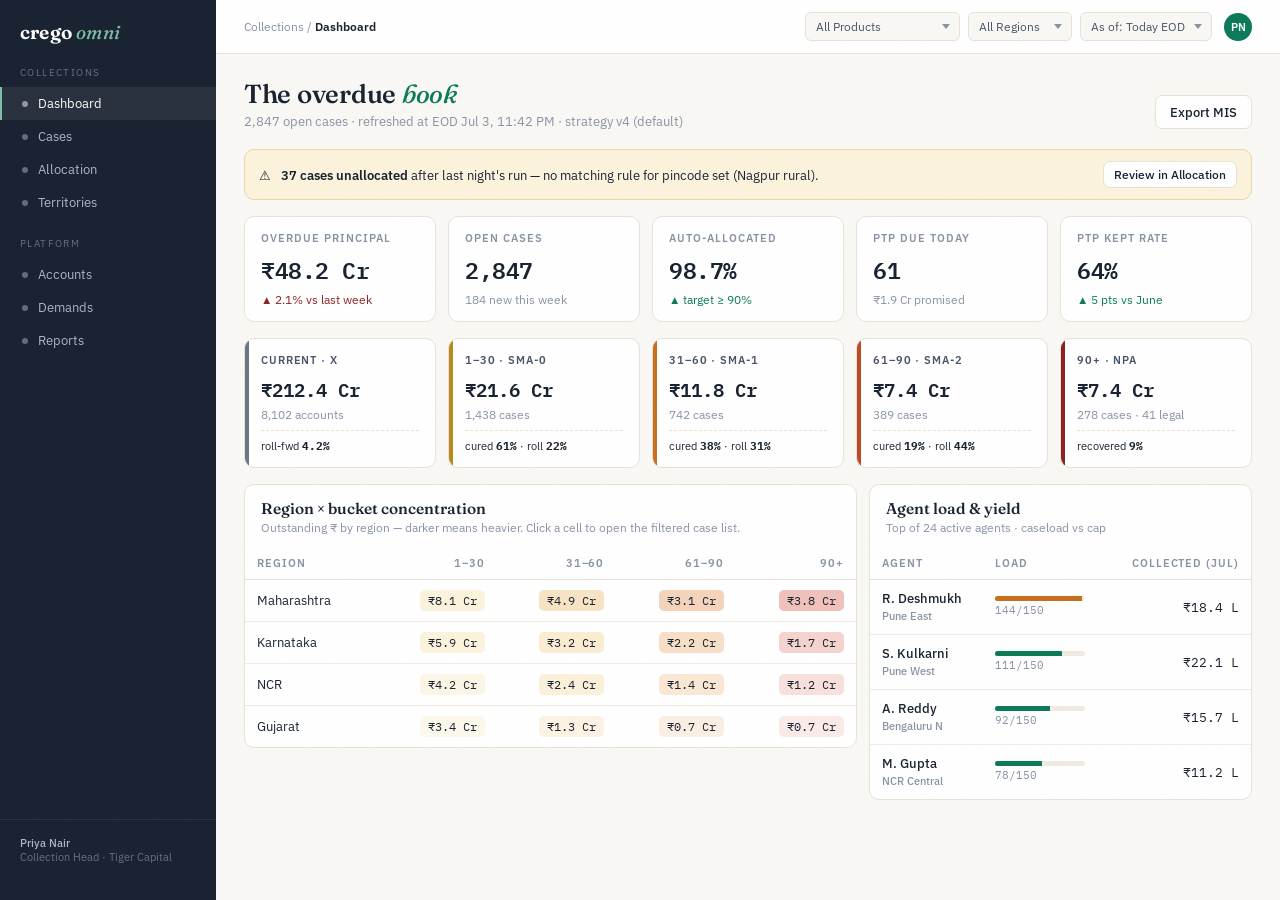
<file: collections-web/index.html>
<!DOCTYPE html>
<html lang="en">
<head>
<meta charset="UTF-8">
<meta name="viewport" content="width=device-width, initial-scale=1.0">
<title>Crego Collections — Supervisor Console (Prototype)</title>
<link rel="preconnect" href="https://fonts.googleapis.com">
<link href="https://fonts.googleapis.com/css2?family=Fraunces:ital,opsz,wght@0,9..144,400;0,9..144,550;0,9..144,650;1,9..144,450&family=IBM+Plex+Sans:wght@400;450;500;600&family=IBM+Plex+Mono:wght@400;500;600&display=swap" rel="stylesheet">
<style>
:root{
  --paper:#FAF8F4; --panel:#FFFFFF; --ink:#1B2432; --ink-2:#4A5568; --ink-3:#8A94A6;
  --line:#E7E2D8; --line-soft:#F0ECE3;
  --green:#0E7C5B; --green-soft:#E7F3EE;
  --b0:#6B7686; --b0-bg:#EEF0F3;
  --b1:#B98A1F; --b1-bg:#FBF3DC;
  --b2:#C96F1E; --b2-bg:#FCEBDA;
  --b3:#BC4B26; --b3-bg:#FAE3D9;
  --b4:#8E2323; --b4-bg:#F7DDDD;
  --legal:#5B3E8E; --legal-bg:#ECE5F6;
  --sans:'IBM Plex Sans',sans-serif; --mono:'IBM Plex Mono',monospace; --serif:'Fraunces',serif;
}
*{margin:0;padding:0;box-sizing:border-box}
body{font-family:var(--sans);background:var(--paper);color:var(--ink);font-size:13px;-webkit-font-smoothing:antialiased}
body::before{content:"";position:fixed;inset:0;pointer-events:none;opacity:.35;z-index:9999;
  background-image:url("data:image/svg+xml,%3Csvg xmlns='http://www.w3.org/2000/svg' width='120' height='120'%3E%3Cfilter id='n'%3E%3CfeTurbulence type='fractalNoise' baseFrequency='0.9' numOctaves='2'/%3E%3CfeColorMatrix values='0 0 0 0 0 0 0 0 0 0 0 0 0 0 0 0 0 0 0.02 0'/%3E%3C/filter%3E%3Crect width='120' height='120' filter='url(%23n)'/%3E%3C/svg%3E")}
.num{font-family:var(--mono);font-feature-settings:'tnum'}
.app{display:grid;grid-template-columns:216px 1fr;min-height:100vh}

/* ---------- sidebar ---------- */
.side{background:var(--ink);color:#C9CFDA;padding:20px 0;position:sticky;top:0;height:100vh;display:flex;flex-direction:column}
.logo{font-family:var(--serif);font-weight:650;font-size:19px;color:#fff;padding:0 20px 4px;letter-spacing:.2px}
.logo em{font-style:italic;font-weight:450;color:#7FBFA6}
.side .mod{font-size:10px;text-transform:uppercase;letter-spacing:.14em;color:#66718A;padding:18px 20px 8px}
.nav a{display:flex;align-items:center;gap:10px;padding:8px 20px;color:#AEB7C6;text-decoration:none;font-size:13px;border-left:2px solid transparent;cursor:pointer}
.nav a:hover{color:#fff;background:rgba(255,255,255,.04)}
.nav a.on{color:#fff;background:rgba(255,255,255,.07);border-left-color:#7FBFA6}
.nav a .dot{width:6px;height:6px;border-radius:50%;background:currentColor;opacity:.5}
.side .foot{margin-top:auto;padding:16px 20px;border-top:1px solid rgba(255,255,255,.08);font-size:11px;color:#66718A}
.side .foot b{display:block;color:#AEB7C6;font-weight:500}

/* ---------- topbar ---------- */
.main{display:flex;flex-direction:column;min-width:0}
.top{display:flex;align-items:center;gap:12px;padding:12px 28px;border-bottom:1px solid var(--line);background:var(--panel);position:sticky;top:0;z-index:40}
.crumb{font-size:12px;color:var(--ink-3)}
.crumb b{color:var(--ink);font-weight:600}
.top .spacer{flex:1}
.scope{display:flex;gap:8px}
.scope select{font-family:var(--sans);font-size:12px;padding:6px 26px 6px 10px;border:1px solid var(--line);border-radius:6px;background:var(--paper) url("data:image/svg+xml,%3Csvg xmlns='http://www.w3.org/2000/svg' width='8' height='5'%3E%3Cpath d='M0 0l4 5 4-5z' fill='%238A94A6'/%3E%3C/svg%3E") no-repeat right 9px center;appearance:none;color:var(--ink-2)}
.avatar{width:28px;height:28px;border-radius:50%;background:var(--green);color:#fff;display:grid;place-items:center;font-size:11px;font-weight:600}

/* ---------- shared ---------- */
.page{padding:24px 28px 60px;display:none}
.page.on{display:block}
.h1{font-family:var(--serif);font-size:26px;font-weight:550;letter-spacing:-.01em}
.h1 em{font-style:italic;font-weight:450;color:var(--green)}
.sub{color:var(--ink-3);font-size:12.5px;margin-top:3px}
.phead{display:flex;align-items:flex-end;justify-content:space-between;margin-bottom:20px}
.btn{font-family:var(--sans);font-size:12.5px;font-weight:500;padding:8px 14px;border-radius:7px;border:1px solid var(--line);background:var(--panel);color:var(--ink);cursor:pointer;transition:all .15s}
.btn:hover{border-color:var(--ink-3)}
.btn.pri{background:var(--ink);border-color:var(--ink);color:#fff}
.btn.pri:hover{background:#2A3547}
.btn.grn{background:var(--green);border-color:var(--green);color:#fff}
.btn.sm{padding:5px 10px;font-size:12px}
.card{background:var(--panel);border:1px solid var(--line);border-radius:10px}
.chip{display:inline-flex;align-items:center;gap:5px;font-size:11px;font-weight:600;padding:2px 8px;border-radius:20px;letter-spacing:.02em}
.chip::before{content:"";width:5px;height:5px;border-radius:50%;background:currentColor}
.chip.c0{color:var(--b0);background:var(--b0-bg)} .chip.c1{color:var(--b1);background:var(--b1-bg)}
.chip.c2{color:var(--b2);background:var(--b2-bg)} .chip.c3{color:var(--b3);background:var(--b3-bg)}
.chip.c4{color:var(--b4);background:var(--b4-bg)} .chip.legal{color:var(--legal);background:var(--legal-bg)}
.chip.ok{color:var(--green);background:var(--green-soft)}
.tag{font-size:10.5px;font-weight:600;text-transform:uppercase;letter-spacing:.08em;padding:2px 7px;border-radius:4px}
.tag.ptp{color:var(--green);background:var(--green-soft)}
.tag.bkn{color:var(--b4);background:var(--b4-bg)}
table{width:100%;border-collapse:collapse}
th{font-size:10.5px;text-transform:uppercase;letter-spacing:.09em;color:var(--ink-3);font-weight:600;text-align:left;padding:9px 12px;border-bottom:1px solid var(--line);white-space:nowrap}
td{padding:10px 12px;border-bottom:1px solid var(--line-soft);vertical-align:middle}
tr:last-child td{border-bottom:none}
tbody tr{transition:background .1s}
tbody tr:hover{background:#FBFAF6}
.r{text-align:right}
th.r{text-align:right}

/* ---------- dashboard ---------- */
.kpis{display:grid;grid-template-columns:repeat(5,1fr);gap:12px;margin-bottom:16px}
.kpi{background:var(--panel);border:1px solid var(--line);border-radius:10px;padding:14px 16px}
.kpi .lbl{font-size:11px;text-transform:uppercase;letter-spacing:.09em;color:var(--ink-3);font-weight:600}
.kpi .val{font-family:var(--mono);font-size:23px;font-weight:600;margin-top:6px;letter-spacing:-.02em}
.kpi .d{font-size:11.5px;margin-top:4px;color:var(--ink-3)}
.kpi .d.up{color:var(--b4)} .kpi .d.dn{color:var(--green)}
.buckets{display:grid;grid-template-columns:repeat(5,1fr);gap:12px;margin-bottom:16px}
.bkt{border-radius:10px;padding:14px 16px;border:1px solid var(--line);background:var(--panel);position:relative;overflow:hidden;cursor:pointer;transition:transform .12s}
.bkt:hover{transform:translateY(-2px)}
.bkt::before{content:"";position:absolute;left:0;top:0;bottom:0;width:4px}
.bkt.b0::before{background:var(--b0)} .bkt.b1::before{background:var(--b1)} .bkt.b2::before{background:var(--b2)} .bkt.b3::before{background:var(--b3)} .bkt.b4::before{background:var(--b4)}
.bkt .nm{font-size:11px;font-weight:600;text-transform:uppercase;letter-spacing:.08em;color:var(--ink-2)}
.bkt .amt{font-family:var(--mono);font-size:19px;font-weight:600;margin-top:8px}
.bkt .ct{font-size:11.5px;color:var(--ink-3);margin-top:2px}
.bkt .roll{font-size:11px;margin-top:8px;padding-top:8px;border-top:1px dashed var(--line)}
.bkt .roll b{font-family:var(--mono)}
.grid2{display:grid;grid-template-columns:1.6fr 1fr;gap:12px;align-items:start}
.card h3{font-family:var(--serif);font-size:15.5px;font-weight:550;padding:14px 16px 0}
.card .cap{font-size:11.5px;color:var(--ink-3);padding:2px 16px 12px}
.heat td:not(:first-child){font-family:var(--mono);font-size:12px;text-align:right}
.cell{display:inline-block;min-width:58px;padding:3px 8px;border-radius:5px;text-align:right}
.alert{display:flex;align-items:center;gap:10px;background:var(--b1-bg);border:1px solid #EAD9A8;border-radius:10px;padding:11px 14px;margin-bottom:16px;font-size:12.5px}
.alert b{font-weight:600}
.alert .btn{margin-left:auto}
.agents td:first-child{font-weight:500}
.bar{height:5px;border-radius:3px;background:var(--line-soft);overflow:hidden;width:90px}
.bar i{display:block;height:100%;background:var(--green)}
.bar.warn i{background:var(--b2)}

/* ---------- case list ---------- */
.filters{display:flex;align-items:center;gap:8px;flex-wrap:wrap;margin-bottom:12px}
.fpill{font-size:12px;font-weight:500;padding:6px 12px;border-radius:20px;border:1px solid var(--line);background:var(--panel);cursor:pointer;color:var(--ink-2)}
.fpill.on{background:var(--ink);border-color:var(--ink);color:#fff}
.filters .sep{width:1px;height:20px;background:var(--line);margin:0 4px}
.search{font-family:var(--sans);font-size:12.5px;padding:7px 12px;border:1px solid var(--line);border-radius:7px;width:220px;background:var(--panel)}
.bulkbar{display:none;align-items:center;gap:12px;background:var(--ink);color:#fff;border-radius:9px;padding:9px 14px;margin-bottom:10px;font-size:12.5px}
.bulkbar.on{display:flex}
.bulkbar .btn{border-color:rgba(255,255,255,.25);background:transparent;color:#fff}
.bulkbar .btn.grn{background:var(--green);border-color:var(--green)}
.pgr{display:flex;align-items:center;justify-content:space-between;padding:10px 14px;color:var(--ink-3);font-size:12px}
.pgr .pg{display:flex;gap:4px}
.pgr button{border:1px solid var(--line);background:var(--panel);border-radius:5px;padding:4px 9px;font-size:12px;cursor:pointer;color:var(--ink-2)}
.pgr button.cur{background:var(--ink);color:#fff;border-color:var(--ink)}
input[type=checkbox]{accent-color:var(--ink);width:14px;height:14px;cursor:pointer}
.caseid{font-family:var(--mono);font-size:12px;color:var(--green);font-weight:500;cursor:pointer}
.caseid:hover{text-decoration:underline}
.who b{display:block;font-weight:500}
.who span{font-size:11.5px;color:var(--ink-3)}
.dpd{font-family:var(--mono);font-weight:600}
.overdue-sub{font-size:10.5px;color:var(--ink-3)}

/* ---------- case detail ---------- */
.back{font-size:12px;color:var(--ink-3);cursor:pointer;margin-bottom:10px;display:inline-block}
.back:hover{color:var(--ink)}
.dethead{display:flex;align-items:center;gap:16px;padding:18px 20px}
.dethead .idblock h2{font-family:var(--serif);font-size:21px;font-weight:550}
.dethead .idblock .num{font-size:12px;color:var(--ink-3)}
.dethead .stats{display:flex;gap:28px;margin-left:auto}
.dethead .st .l{font-size:10.5px;text-transform:uppercase;letter-spacing:.08em;color:var(--ink-3);font-weight:600}
.dethead .st .v{font-family:var(--mono);font-size:16px;font-weight:600;margin-top:3px}
.detgrid{display:grid;grid-template-columns:1fr 300px;gap:12px;margin-top:12px;align-items:start}
.tl{padding:6px 0 14px}
.tli{display:grid;grid-template-columns:74px 26px 1fr;gap:0;padding:0 16px}
.tli .when{font-family:var(--mono);font-size:11px;color:var(--ink-3);padding-top:14px;text-align:right;padding-right:10px}
.tli .rail{position:relative}
.tli .rail::before{content:"";position:absolute;left:50%;top:0;bottom:0;width:2px;background:var(--line-soft)}
.tli:first-child .rail::before{top:20px}
.tli:last-child .rail::before{bottom:auto;height:20px}
.tli .rail i{position:absolute;left:50%;top:16px;transform:translateX(-50%);width:9px;height:9px;border-radius:50%;background:var(--panel);border:2.5px solid var(--ink-3)}
.tli.g .rail i{border-color:var(--green)} .tli.r .rail i{border-color:var(--b4)} .tli.o .rail i{border-color:var(--b2)} .tli.p .rail i{border-color:var(--legal)}
.tli .body{padding:12px 0 12px 12px;border-bottom:1px dashed var(--line-soft)}
.tli:last-child .body{border-bottom:none}
.tli .t{font-weight:600;font-size:12.5px;display:flex;gap:8px;align-items:center}
.tli .m{font-size:12px;color:var(--ink-2);margin-top:3px;line-height:1.5}
.tli .meta{font-size:11px;color:var(--ink-3);margin-top:4px;font-family:var(--mono)}
.rail-card .row{display:flex;justify-content:space-between;padding:8px 16px;font-size:12.5px;border-bottom:1px solid var(--line-soft)}
.rail-card .row:last-child{border-bottom:none}
.rail-card .row .k{color:var(--ink-3)}
.rail-card .row .v{font-weight:500;text-align:right}
.rail-card .pad{padding:12px 16px;display:flex;flex-direction:column;gap:8px}
.comply{display:flex;gap:8px;align-items:flex-start;padding:10px 16px;font-size:12px;border-top:1px solid var(--line-soft)}
.comply .ic{color:var(--green);font-weight:700}
.comply.warn .ic{color:var(--b2)}

/* ---------- allocation ---------- */
.rules .prio{font-family:var(--mono);font-size:12px;color:var(--ink-3);width:36px}
.rules .rname{font-weight:600}
.rules .rmatch{font-size:12px;color:var(--ink-2);line-height:1.6}
.kv{display:inline-block;background:var(--paper);border:1px solid var(--line);border-radius:4px;padding:1px 6px;font-family:var(--mono);font-size:11px;margin:1px 2px 1px 0}
.toggle{width:32px;height:18px;border-radius:10px;background:var(--line);position:relative;cursor:pointer;display:inline-block}
.toggle::after{content:"";position:absolute;width:14px;height:14px;border-radius:50%;background:#fff;top:2px;left:2px;transition:left .15s}
.toggle.on{background:var(--green)}
.toggle.on::after{left:16px}
.runrow{display:flex;gap:12px;margin-bottom:12px}
.runcard{flex:1;background:var(--panel);border:1px solid var(--line);border-radius:10px;padding:14px 16px}
.runcard .lbl{font-size:11px;text-transform:uppercase;letter-spacing:.09em;color:var(--ink-3);font-weight:600}
.runcard .val{font-family:var(--mono);font-size:20px;font-weight:600;margin-top:5px}

/* ---------- territories ---------- */
.terr .pins{font-family:var(--mono);font-size:11px;color:var(--ink-2)}
.conflict{color:var(--b4);font-size:11.5px;font-weight:500}

/* ---------- modal ---------- */
.overlay{display:none;position:fixed;inset:0;background:rgba(27,36,50,.45);z-index:100;align-items:center;justify-content:center}
.overlay.on{display:flex}
.modal{background:var(--panel);border-radius:12px;width:560px;max-height:84vh;overflow:auto;box-shadow:0 24px 60px rgba(27,36,50,.3)}
.modal .mh{padding:16px 20px;border-bottom:1px solid var(--line)}
.modal .mh h3{font-family:var(--serif);font-size:17px;font-weight:550}
.modal .mh p{font-size:12px;color:var(--ink-3);margin-top:2px}
.modal .mb{padding:16px 20px}
.modal .mf{padding:14px 20px;border-top:1px solid var(--line);display:flex;justify-content:flex-end;gap:8px}
.preview{background:var(--paper);border:1px solid var(--line);border-radius:8px;padding:12px 14px;margin-top:10px}
.preview .pr{display:flex;justify-content:space-between;font-size:12.5px;padding:5px 0}
.preview .pr b{font-family:var(--mono)}
.preview .pr.warn{color:var(--b3)}
.field{margin-bottom:12px}
.field label{display:block;font-size:11.5px;font-weight:600;color:var(--ink-2);margin-bottom:5px}
.field select,.field input{width:100%;font-family:var(--sans);font-size:13px;padding:8px 10px;border:1px solid var(--line);border-radius:7px;background:var(--panel)}
</style>
</head>
<body>
<div class="app">

<!-- ================= SIDEBAR ================= -->
<aside class="side">
  <div class="logo">crego <em>omni</em></div>
  <div class="mod">Collections</div>
  <nav class="nav">
    <a class="on" data-nav="dash" onclick="go('dash')"><span class="dot"></span>Dashboard</a>
    <a data-nav="cases" onclick="go('cases')"><span class="dot"></span>Cases</a>
    <a data-nav="alloc" onclick="go('alloc')"><span class="dot"></span>Allocation</a>
    <a data-nav="terr" onclick="go('terr')"><span class="dot"></span>Territories</a>
  </nav>
  <div class="mod">Platform</div>
  <nav class="nav">
    <a><span class="dot"></span>Accounts</a>
    <a><span class="dot"></span>Demands</a>
    <a><span class="dot"></span>Reports</a>
  </nav>
  <div class="foot"><b>Priya Nair</b>Collection Head · Tiger Capital</div>
</aside>

<div class="main">
  <!-- ================= TOPBAR ================= -->
  <div class="top">
    <span class="crumb" id="crumb">Collections / <b>Dashboard</b></span>
    <span class="spacer"></span>
    <div class="scope">
      <select><option>All Products</option><option>SCF — Dealer Finance</option><option>Term Loan</option></select>
      <select><option>All Regions</option><option>Maharashtra</option><option>Karnataka</option><option>NCR</option></select>
      <select><option>As of: Today EOD</option><option>Yesterday</option></select>
    </div>
    <div class="avatar">PN</div>
  </div>

<!-- ================= DASHBOARD ================= -->
<section class="page on" id="page-dash">
  <div class="phead">
    <div>
      <div class="h1">The overdue <em>book</em></div>
      <div class="sub">2,847 open cases · refreshed at EOD Jul 3, 11:42 PM · strategy v4 (default)</div>
    </div>
    <button class="btn">Export MIS</button>
  </div>

  <div class="alert">⚠ <span><b>37 cases unallocated</b> after last night's run — no matching rule for pincode set (Nagpur rural).</span><button class="btn sm" onclick="go('alloc')">Review in Allocation</button></div>

  <div class="kpis">
    <div class="kpi"><div class="lbl">Overdue Principal</div><div class="val">₹48.2 Cr</div><div class="d up">▲ 2.1% vs last week</div></div>
    <div class="kpi"><div class="lbl">Open Cases</div><div class="val">2,847</div><div class="d">184 new this week</div></div>
    <div class="kpi"><div class="lbl">Auto-allocated</div><div class="val">98.7%</div><div class="d dn">▲ target ≥ 90%</div></div>
    <div class="kpi"><div class="lbl">PTP Due Today</div><div class="val">61</div><div class="d">₹1.9 Cr promised</div></div>
    <div class="kpi"><div class="lbl">PTP Kept Rate</div><div class="val">64%</div><div class="d dn">▲ 5 pts vs June</div></div>
  </div>

  <div class="buckets">
    <div class="bkt b0" onclick="go('cases')"><div class="nm">Current · X</div><div class="amt num">₹212.4 Cr</div><div class="ct">8,102 accounts</div><div class="roll">roll-fwd <b>4.2%</b></div></div>
    <div class="bkt b1" onclick="go('cases')"><div class="nm">1–30 · SMA-0</div><div class="amt num">₹21.6 Cr</div><div class="ct">1,438 cases</div><div class="roll">cured <b>61%</b> · roll <b>22%</b></div></div>
    <div class="bkt b2" onclick="go('cases')"><div class="nm">31–60 · SMA-1</div><div class="amt num">₹11.8 Cr</div><div class="ct">742 cases</div><div class="roll">cured <b>38%</b> · roll <b>31%</b></div></div>
    <div class="bkt b3" onclick="go('cases')"><div class="nm">61–90 · SMA-2</div><div class="amt num">₹7.4 Cr</div><div class="ct">389 cases</div><div class="roll">cured <b>19%</b> · roll <b>44%</b></div></div>
    <div class="bkt b4" onclick="go('cases')"><div class="nm">90+ · NPA</div><div class="amt num">₹7.4 Cr</div><div class="ct">278 cases · 41 legal</div><div class="roll">recovered <b>9%</b></div></div>
  </div>

  <div class="grid2">
    <div class="card">
      <h3>Region × bucket concentration</h3>
      <div class="cap">Outstanding ₹ by region — darker means heavier. Click a cell to open the filtered case list.</div>
      <table class="heat">
        <thead><tr><th>Region</th><th class="r">1–30</th><th class="r">31–60</th><th class="r">61–90</th><th class="r">90+</th></tr></thead>
        <tbody>
          <tr><td>Maharashtra</td><td><span class="cell" style="background:#FBF3DC">₹8.1 Cr</span></td><td><span class="cell" style="background:#F8E4C4">₹4.9 Cr</span></td><td><span class="cell" style="background:#F5D4BC">₹3.1 Cr</span></td><td><span class="cell" style="background:#F0C2BB">₹3.8 Cr</span></td></tr>
          <tr><td>Karnataka</td><td><span class="cell" style="background:#FBF3DC">₹5.9 Cr</span></td><td><span class="cell" style="background:#FAEDD2">₹3.2 Cr</span></td><td><span class="cell" style="background:#F8E0C8">₹2.2 Cr</span></td><td><span class="cell" style="background:#F5D3CE">₹1.7 Cr</span></td></tr>
          <tr><td>NCR</td><td><span class="cell" style="background:#FCF6E6">₹4.2 Cr</span></td><td><span class="cell" style="background:#FBF0DA">₹2.4 Cr</span></td><td><span class="cell" style="background:#FAE8D4">₹1.4 Cr</span></td><td><span class="cell" style="background:#F8E0DC">₹1.2 Cr</span></td></tr>
          <tr><td>Gujarat</td><td><span class="cell" style="background:#FDF8EC">₹3.4 Cr</span></td><td><span class="cell" style="background:#FCF3E4">₹1.3 Cr</span></td><td><span class="cell" style="background:#FBEEE2">₹0.7 Cr</span></td><td><span class="cell" style="background:#FAEAE8">₹0.7 Cr</span></td></tr>
        </tbody>
      </table>
    </div>
    <div class="card">
      <h3>Agent load & yield</h3>
      <div class="cap">Top of 24 active agents · caseload vs cap</div>
      <table class="agents">
        <thead><tr><th>Agent</th><th>Load</th><th class="r">Collected (Jul)</th></tr></thead>
        <tbody>
          <tr><td>R. Deshmukh<br><span class="overdue-sub">Pune East</span></td><td><div class="bar warn"><i style="width:96%"></i></div><span class="overdue-sub num">144/150</span></td><td class="r num">₹18.4 L</td></tr>
          <tr><td>S. Kulkarni<br><span class="overdue-sub">Pune West</span></td><td><div class="bar"><i style="width:74%"></i></div><span class="overdue-sub num">111/150</span></td><td class="r num">₹22.1 L</td></tr>
          <tr><td>A. Reddy<br><span class="overdue-sub">Bengaluru N</span></td><td><div class="bar"><i style="width:61%"></i></div><span class="overdue-sub num">92/150</span></td><td class="r num">₹15.7 L</td></tr>
          <tr><td>M. Gupta<br><span class="overdue-sub">NCR Central</span></td><td><div class="bar"><i style="width:52%"></i></div><span class="overdue-sub num">78/150</span></td><td class="r num">₹11.2 L</td></tr>
        </tbody>
      </table>
    </div>
  </div>
</section>

<!-- ================= CASE LIST ================= -->
<section class="page" id="page-cases">
  <div class="phead">
    <div>
      <div class="h1">Cases</div>
      <div class="sub">2,847 open · sorted by risk (bucket desc, PTP due first)</div>
    </div>
    <div style="display:flex;gap:8px"><button class="btn">Saved views ▾</button><button class="btn">Export</button></div>
  </div>

  <div class="filters">
    <span class="fpill on">All</span><span class="fpill">1–30</span><span class="fpill">31–60</span><span class="fpill">61–90</span><span class="fpill">90+</span><span class="fpill">Legal</span>
    <span class="sep"></span>
    <span class="fpill">PTP due today (61)</span>
    <span class="fpill">Broken PTP (204)</span>
    <span class="fpill">Unallocated (37)</span>
    <span class="sep"></span>
    <input class="search" placeholder="Search borrower, account, case ID…">
  </div>

  <div class="bulkbar" id="bulkbar">
    <span><b id="selcount">2</b> cases selected · ₹14.6 L outstanding</span>
    <span class="spacer" style="flex:1"></span>
    <button class="btn sm" onclick="openModal()">Reassign</button>
    <button class="btn sm">Send reminder</button>
    <button class="btn sm">Export</button>
  </div>

  <div class="card">
    <table>
      <thead><tr>
        <th style="width:28px"><input type="checkbox"></th>
        <th>Case</th><th>Borrower</th><th>Bucket</th><th class="r">DPD</th><th class="r">Outstanding</th><th>PTP</th><th>Agent</th><th>Last activity</th>
      </tr></thead>
      <tbody>
        <tr>
          <td><input type="checkbox" onchange="bulk(this)"></td>
          <td><span class="caseid" onclick="go('detail')">COL-2847</span></td>
          <td class="who"><b>Sunrise Traders</b><span>ACC-11482 · SCF Dealer Finance</span></td>
          <td><span class="chip c2">31–60</span></td>
          <td class="r dpd">44</td>
          <td class="r num">₹8.2 L</td>
          <td><span class="tag ptp">DUE TODAY</span></td>
          <td>R. Deshmukh</td>
          <td>Call · contacted<br><span class="overdue-sub">Jul 2, 4:10 PM</span></td>
        </tr>
        <tr>
          <td><input type="checkbox" onchange="bulk(this)"></td>
          <td><span class="caseid" onclick="go('detail')">COL-2731</span></td>
          <td class="who"><b>Mehta Agro Supplies</b><span>ACC-10974 · Term Loan</span></td>
          <td><span class="chip c4">90+</span></td>
          <td class="r dpd">117</td>
          <td class="r num">₹6.4 L</td>
          <td><span class="tag bkn">BROKEN ×2</span></td>
          <td>R. Deshmukh</td>
          <td>Field visit · no answer<br><span class="overdue-sub">Jul 1, 11:20 AM</span></td>
        </tr>
        <tr>
          <td><input type="checkbox" onchange="bulk(this)"></td>
          <td><span class="caseid" onclick="go('detail')">COL-2698</span></td>
          <td class="who"><b>Kavya Enterprises</b><span>ACC-10811 · SCF Dealer Finance</span></td>
          <td><span class="chip legal">Legal</span></td>
          <td class="r dpd">142</td>
          <td class="r num">₹11.1 L</td>
          <td>—</td>
          <td>Legal desk</td>
          <td>LRN dispatched<br><span class="overdue-sub">Jun 28</span></td>
        </tr>
        <tr>
          <td><input type="checkbox" onchange="bulk(this)"></td>
          <td><span class="caseid" onclick="go('detail')">COL-2954</span></td>
          <td class="who"><b>Patil Auto Parts</b><span>ACC-11733 · SCF Dealer Finance</span></td>
          <td><span class="chip c1">1–30</span></td>
          <td class="r dpd">12</td>
          <td class="r num">₹2.7 L</td>
          <td>—</td>
          <td>S. Kulkarni</td>
          <td>SMS reminder sent<br><span class="overdue-sub">Jul 3, 9:00 AM</span></td>
        </tr>
        <tr>
          <td><input type="checkbox" onchange="bulk(this)"></td>
          <td><span class="caseid" onclick="go('detail')">COL-2960</span></td>
          <td class="who"><b>Nandini Textiles</b><span>ACC-11790 · Term Loan</span></td>
          <td><span class="chip c1">1–30</span></td>
          <td class="r dpd">7</td>
          <td class="r num">₹1.4 L</td>
          <td>—</td>
          <td style="color:var(--b3);font-weight:500">Unallocated</td>
          <td>Case opened<br><span class="overdue-sub">Jul 3, EOD</span></td>
        </tr>
        <tr>
          <td><input type="checkbox" onchange="bulk(this)"></td>
          <td><span class="caseid" onclick="go('detail')">COL-2612</span></td>
          <td class="who"><b>Om Sai Distributors</b><span>ACC-10502 · SCF Dealer Finance</span></td>
          <td><span class="chip c3">61–90</span></td>
          <td class="r dpd">73</td>
          <td class="r num">₹4.9 L</td>
          <td><span class="tag ptp">OPEN · JUL 8</span></td>
          <td>A. Reddy</td>
          <td>Call · contacted<br><span class="overdue-sub">Jun 30, 2:45 PM</span></td>
        </tr>
      </tbody>
    </table>
    <div class="pgr">
      <span>Showing 1–25 of 2,847</span>
      <div class="pg"><button>‹</button><button class="cur">1</button><button>2</button><button>3</button><button>…</button><button>114</button><button>›</button></div>
    </div>
  </div>
</section>

<!-- ================= CASE DETAIL ================= -->
<section class="page" id="page-detail">
  <span class="back" onclick="go('cases')">← Back to cases</span>
  <div class="card dethead">
    <div class="idblock">
      <h2>Sunrise Traders</h2>
      <div class="num">COL-2847 · ACC-11482 · SCF Dealer Finance · Pune East (411014)</div>
      <div style="margin-top:8px;display:flex;gap:6px"><span class="chip c2">31–60 · SMA-1</span><span class="tag ptp">PTP DUE TODAY</span></div>
    </div>
    <div class="stats">
      <div class="st"><div class="l">DPD</div><div class="v">44</div></div>
      <div class="st"><div class="l">Outstanding</div><div class="v">₹8.2 L</div></div>
      <div class="st"><div class="l">Overdue demands</div><div class="v">3</div></div>
      <div class="st"><div class="l">Collected (case)</div><div class="v" style="color:var(--green)">₹1.5 L</div></div>
    </div>
  </div>

  <div class="detgrid">
    <div class="card">
      <h3>Timeline</h3>
      <div class="cap">Everything that happened on this case — activity, PTPs, payments, transitions, comms.</div>
      <div class="tl">
        <div class="tli g"><div class="when">Jul 4<br>expected</div><div class="rail"><i></i></div><div class="body">
          <div class="t">PTP due today <span class="tag ptp">OPEN</span></div>
          <div class="m">₹2,00,000 promised via UPI by R. Deshmukh's call on Jun 27. Reminder auto-sent to borrower at 9:00 AM with payment link.</div>
        </div></div>
        <div class="tli"><div class="when">Jul 3<br>9:00 AM</div><div class="rail"><i></i></div><div class="body">
          <div class="t">SMS reminder · cadence D+42</div>
          <div class="m">"Payment overdue" template with payment link. Delivered.</div>
          <div class="meta">strategy v4 · bucket 31–60 cadence · corr: rem-2847-0703</div>
        </div></div>
        <div class="tli g"><div class="when">Jun 27<br>4:10 PM</div><div class="rail"><i></i></div><div class="body">
          <div class="t">Call · Contacted → PTP taken</div>
          <div class="m">Borrower cited delayed receivables from anchor. Promised ₹2,00,000 by Jul 4, UPI. Narration: "will clear one demand now, rest next month."</div>
          <div class="meta">by R. Deshmukh · ENQ-8841</div>
        </div></div>
        <div class="tli g"><div class="when">Jun 27<br>4:32 PM</div><div class="rail"><i></i></div><div class="body">
          <div class="t">Payment collected · ₹1,50,000</div>
          <div class="m">UPI via payment link, settled against Demand DM-3391.</div>
          <div class="meta">PAY-77121 · linked to ENQ-8841</div>
        </div></div>
        <div class="tli o"><div class="when">Jun 16<br>EOD</div><div class="rail"><i></i></div><div class="body">
          <div class="t">Bucket transition · 1–30 → 31–60</div>
          <div class="m">DPD crossed 30. Case escalated per strategy v4; retained with same agent (sticky assignment).</div>
        </div></div>
        <div class="tli"><div class="when">Jun 3<br>EOD</div><div class="rail"><i></i></div><div class="body">
          <div class="t">Agent disclosure sent · compliance</div>
          <div class="m">Borrower notified of authorized recovery agent (R. Deshmukh) via SMS + email before first contact, per RBI requirement.</div>
          <div class="meta">corr: disc-2847 · delivered 9:02 AM</div>
        </div></div>
        <div class="tli"><div class="when">Jun 2<br>EOD</div><div class="rail"><i></i></div><div class="body">
          <div class="t">Case opened & allocated</div>
          <div class="m">DPD 1 on DM-3391. Rule #3 "SCF · MH pincodes · early bucket" → R. Deshmukh (load 96/150 at assignment).</div>
        </div></div>
      </div>
    </div>

    <div>
      <div class="card rail-card" style="margin-bottom:12px">
        <h3>Borrower</h3>
        <div style="height:8px"></div>
        <div class="row"><span class="k">Contact</span><span class="v">Ramesh Jadhav</span></div>
        <div class="row"><span class="k">Phone</span><span class="v num">+91 98••• ••412</span></div>
        <div class="row"><span class="k">Address</span><span class="v">Kharadi, Pune 411014</span></div>
        <div class="row"><span class="k">eNACH</span><span class="v" style="color:var(--b3)">Bounced ×2</span></div>
        <div class="row"><span class="k">Anchor</span><span class="v">Tiger Capital SCF</span></div>
      </div>
      <div class="card rail-card" style="margin-bottom:12px">
        <h3>Assignment</h3>
        <div style="height:8px"></div>
        <div class="row"><span class="k">Agent</span><span class="v">R. Deshmukh</span></div>
        <div class="row"><span class="k">Territory</span><span class="v">Pune East</span></div>
        <div class="row"><span class="k">Since</span><span class="v">Jun 2 (32 days)</span></div>
        <div class="pad">
          <button class="btn sm" onclick="openModal()">Reassign case</button>
          <button class="btn sm">Log enquiry (on behalf)</button>
          <button class="btn sm" style="color:var(--b4)">Close / normalize…</button>
        </div>
      </div>
      <div class="card rail-card">
        <h3>Compliance</h3>
        <div style="height:8px"></div>
        <div class="comply"><span class="ic">✓</span><span>Agent disclosure delivered before first contact (Jun 3)</span></div>
        <div class="comply"><span class="ic">✓</span><span>All comms inside 08:00–19:00 window · 6 sent, 0 deferred</span></div>
        <div class="comply warn"><span class="ic">•</span><span>Legal track eligibility at DPD 90 — 46 days away</span></div>
      </div>
    </div>
  </div>
</section>

<!-- ================= ALLOCATION ================= -->
<section class="page" id="page-alloc">
  <div class="phead">
    <div>
      <div class="h1">Allocation</div>
      <div class="sub">Rules run top-down; first match wins. Nightly incremental run at EOD + on-demand full runs.</div>
    </div>
    <div style="display:flex;gap:8px"><button class="btn">+ New rule</button><button class="btn pri" onclick="openDryRun()">Run allocation…</button></div>
  </div>

  <div class="runrow">
    <div class="runcard"><div class="lbl">Last run</div><div class="val">Jul 3, EOD</div><div class="overdue-sub" style="margin-top:4px">incremental · 184 cases in scope</div></div>
    <div class="runcard"><div class="lbl">Allocated</div><div class="val" style="color:var(--green)">147</div><div class="overdue-sub" style="margin-top:4px">across 18 agents</div></div>
    <div class="runcard"><div class="lbl">Unallocated</div><div class="val" style="color:var(--b3)">37</div><div class="overdue-sub" style="margin-top:4px">no matching rule — Nagpur rural pincodes</div></div>
    <div class="runcard"><div class="lbl">Sticky (unchanged)</div><div class="val">2,663</div><div class="overdue-sub" style="margin-top:4px">retained with current agent</div></div>
  </div>

  <div class="card" style="margin-bottom:12px">
    <h3>Rules</h3>
    <div class="cap">Drag to reorder priority. A case matches on bucket × product × territory × amount band → assigned within pool by capacity-aware round-robin.</div>
    <table class="rules">
      <thead><tr><th>#</th><th>Rule</th><th>Match</th><th>Assign to</th><th>Capacity</th><th class="r">Active</th></tr></thead>
      <tbody>
        <tr>
          <td class="prio">1</td>
          <td class="rname">Legal track — NPA high value</td>
          <td class="rmatch"><span class="kv">bucket ≥ 90+</span><span class="kv">outstanding ≥ ₹10 L</span><span class="kv">any territory</span></td>
          <td>Legal desk (team)</td>
          <td class="num">no cap</td>
          <td class="r"><span class="toggle on"></span></td>
        </tr>
        <tr>
          <td class="prio">2</td>
          <td class="rname">Deep bucket — field seniors</td>
          <td class="rmatch"><span class="kv">bucket 61–90, 90+</span><span class="kv">territory: Pune E/W, Blr N</span></td>
          <td>Senior field pool (6 agents)</td>
          <td class="num">80 / agent</td>
          <td class="r"><span class="toggle on"></span></td>
        </tr>
        <tr>
          <td class="prio">3</td>
          <td class="rname">SCF · MH pincodes · early bucket</td>
          <td class="rmatch"><span class="kv">bucket 1–30, 31–60</span><span class="kv">product: SCF</span><span class="kv">territory: MH-all</span></td>
          <td>MH field pool (11 agents)</td>
          <td class="num">150 / agent</td>
          <td class="r"><span class="toggle on"></span></td>
        </tr>
        <tr>
          <td class="prio">4</td>
          <td class="rname">Early bucket — tele-calling</td>
          <td class="rmatch"><span class="kv">bucket 1–30</span><span class="kv">any product</span><span class="kv">any territory</span></td>
          <td>Tele pool (7 agents)</td>
          <td class="num">300 / agent</td>
          <td class="r"><span class="toggle on"></span></td>
        </tr>
        <tr style="opacity:.55">
          <td class="prio">5</td>
          <td class="rname">Monsoon surge — temp pool</td>
          <td class="rmatch"><span class="kv">bucket 31–60</span><span class="kv">territory: NCR</span></td>
          <td>NCR overflow pool (3 agents)</td>
          <td class="num">100 / agent</td>
          <td class="r"><span class="toggle"></span></td>
        </tr>
      </tbody>
    </table>
  </div>

  <div class="card">
    <h3>Run history</h3>
    <div class="cap">Every run is audited — who ran it, scope, and the full case→agent decision log.</div>
    <table>
      <thead><tr><th>Run</th><th>Type</th><th>Scope</th><th class="r">Allocated</th><th class="r">Unallocated</th><th>By</th><th></th></tr></thead>
      <tbody>
        <tr><td class="num">#412 · Jul 3 EOD</td><td>Incremental</td><td>New + bucket transitions</td><td class="r num">147</td><td class="r num" style="color:var(--b3)">37</td><td>System</td><td class="r"><button class="btn sm">Decision log</button></td></tr>
        <tr><td class="num">#411 · Jul 2 EOD</td><td>Incremental</td><td>New + bucket transitions</td><td class="r num">168</td><td class="r num">0</td><td>System</td><td class="r"><button class="btn sm">Decision log</button></td></tr>
        <tr><td class="num">#410 · Jul 1, 2:14 PM</td><td>Full re-run</td><td>All open cases · after rule #2 edit</td><td class="r num">2,801</td><td class="r num">12</td><td>Priya Nair</td><td class="r"><button class="btn sm">Decision log</button></td></tr>
      </tbody>
    </table>
  </div>
</section>

<!-- ================= TERRITORIES ================= -->
<section class="page" id="page-terr">
  <div class="phead">
    <div>
      <div class="h1">Territories</div>
      <div class="sub">Named, reusable pincode sets referenced by allocation rules. Admin-only.</div>
    </div>
    <button class="btn pri">+ New territory</button>
  </div>

  <div class="alert">⚠ <span><b>Pincode conflict:</b> 411045 appears in both <b>Pune East</b> and <b>Pune West</b> — rule matching will use whichever territory the higher-priority rule references.</span><button class="btn sm">Resolve</button></div>

  <div class="card">
    <table class="terr">
      <thead><tr><th>Territory</th><th>Pincodes</th><th>Agents mapped</th><th class="r">Open cases</th><th class="r">Outstanding</th><th></th></tr></thead>
      <tbody>
        <tr>
          <td class="who"><b>Pune East</b><span>Maharashtra</span></td>
          <td class="pins">411006, 411014, 411028, 411036, 411045 <span class="conflict">⚠</span> +9 more</td>
          <td>R. Deshmukh, V. Pawar, +2</td>
          <td class="r num">414</td><td class="r num">₹9.1 Cr</td>
          <td class="r"><button class="btn sm">Edit</button></td>
        </tr>
        <tr>
          <td class="who"><b>Pune West</b><span>Maharashtra</span></td>
          <td class="pins">411001, 411004, 411021, 411038, 411045 <span class="conflict">⚠</span> +11 more</td>
          <td>S. Kulkarni, +3</td>
          <td class="r num">389</td><td class="r num">₹7.8 Cr</td>
          <td class="r"><button class="btn sm">Edit</button></td>
        </tr>
        <tr>
          <td class="who"><b>Bengaluru North</b><span>Karnataka</span></td>
          <td class="pins">560001, 560024, 560043, 560064 +22 more</td>
          <td>A. Reddy, K. Hegde, +3</td>
          <td class="r num">356</td><td class="r num">₹6.4 Cr</td>
          <td class="r"><button class="btn sm">Edit</button></td>
        </tr>
        <tr>
          <td class="who"><b>NCR Central</b><span>Delhi NCR</span></td>
          <td class="pins">110001, 110016, 110049, 201301 +18 more</td>
          <td>M. Gupta, +4</td>
          <td class="r num">298</td><td class="r num">₹5.2 Cr</td>
          <td class="r"><button class="btn sm">Edit</button></td>
        </tr>
        <tr>
          <td class="who"><b>Nagpur Rural</b><span style="color:var(--b3)">No agents mapped — source of 37 unallocated cases</span></td>
          <td class="pins">440001, 440008, 441101 +6 more</td>
          <td style="color:var(--b3)">None</td>
          <td class="r num">37</td><td class="r num">₹0.6 Cr</td>
          <td class="r"><button class="btn sm">Map agents</button></td>
        </tr>
      </tbody>
    </table>
  </div>
</section>

</div><!-- /main -->
</div><!-- /app -->

<!-- ================= REASSIGN MODAL ================= -->
<div class="overlay" id="modal-reassign">
  <div class="modal">
    <div class="mh"><h3>Reassign cases</h3><p>2 cases · ₹14.6 L outstanding · currently with R. Deshmukh</p></div>
    <div class="mb">
      <div class="field"><label>Reassign to</label>
        <select><option>Agent — S. Kulkarni (111/150)</option><option>Agent — A. Reddy (92/150)</option><option>Pool — MH field pool (capacity round-robin)</option></select>
      </div>
      <div class="field"><label>Reason</label>
        <select><option>Load balancing</option><option>Agent offboarding</option><option>Territory change</option><option>Escalation</option></select>
      </div>
      <div class="preview">
        <div class="pr"><span>S. Kulkarni load after reassign</span><b>113 / 150</b></div>
        <div class="pr"><span>Open PTPs moving with cases</span><b>1 (due today)</b></div>
        <div class="pr warn"><span>Borrower agent-disclosure re-notification</span><b>will be sent ×2</b></div>
      </div>
    </div>
    <div class="mf"><button class="btn" onclick="closeModal()">Cancel</button><button class="btn pri" onclick="closeModal()">Reassign 2 cases</button></div>
  </div>
</div>

<!-- ================= DRY RUN MODAL ================= -->
<div class="overlay" id="modal-dryrun">
  <div class="modal">
    <div class="mh"><h3>Run allocation — dry run</h3><p>Full re-run · all 2,847 open cases · current ruleset</p></div>
    <div class="mb">
      <div class="preview" style="margin-top:0">
        <div class="pr"><span>Cases evaluated</span><b>2,847</b></div>
        <div class="pr"><span>Reassigned (agent changes)</span><b>92</b></div>
        <div class="pr"><span>Unchanged (sticky)</span><b>2,718</b></div>
        <div class="pr warn"><span>Unallocated — no rule match</span><b>37</b></div>
        <div class="pr warn"><span>Agents over capacity after run</span><b>1 (R. Deshmukh 152/150)</b></div>
      </div>
      <p style="font-size:12px;color:var(--ink-3);margin-top:10px">Committing will move cases, notify affected agents, and trigger borrower agent-disclosure notifications where the agent changed. Full decision log will be stored on run #413.</p>
    </div>
    <div class="mf"><button class="btn" onclick="closeModal()">Cancel</button><button class="btn">Download preview CSV</button><button class="btn grn" onclick="closeModal()">Commit allocation</button></div>
  </div>
</div>

<script>
const crumbs={dash:'Dashboard',cases:'Cases',detail:'Cases / COL-2847',alloc:'Allocation',terr:'Territories'};
function go(p){
  document.querySelectorAll('.page').forEach(x=>x.classList.remove('on'));
  document.getElementById('page-'+p).classList.add('on');
  document.querySelectorAll('.nav a[data-nav]').forEach(a=>a.classList.toggle('on',a.dataset.nav===(p==='detail'?'cases':p)));
  document.getElementById('crumb').innerHTML='Collections / <b>'+crumbs[p]+'</b>';
  window.scrollTo(0,0);
}
function bulk(cb){
  const n=document.querySelectorAll('#page-cases tbody input:checked').length;
  document.getElementById('bulkbar').classList.toggle('on',n>0);
  document.getElementById('selcount').textContent=n;
}
function openModal(){document.getElementById('modal-reassign').classList.add('on')}
function openDryRun(){document.getElementById('modal-dryrun').classList.add('on')}
function closeModal(){document.querySelectorAll('.overlay').forEach(o=>o.classList.remove('on'))}
document.querySelectorAll('.overlay').forEach(o=>o.addEventListener('click',e=>{if(e.target===o)closeModal()}));
document.querySelectorAll('.toggle').forEach(t=>t.addEventListener('click',()=>t.classList.toggle('on')));
document.querySelectorAll('.fpill').forEach(p=>p.addEventListener('click',()=>{p.parentElement.querySelectorAll('.fpill').forEach(x=>x.classList.remove('on'));p.classList.add('on')}));
</script>
</body>
</html>
</file>
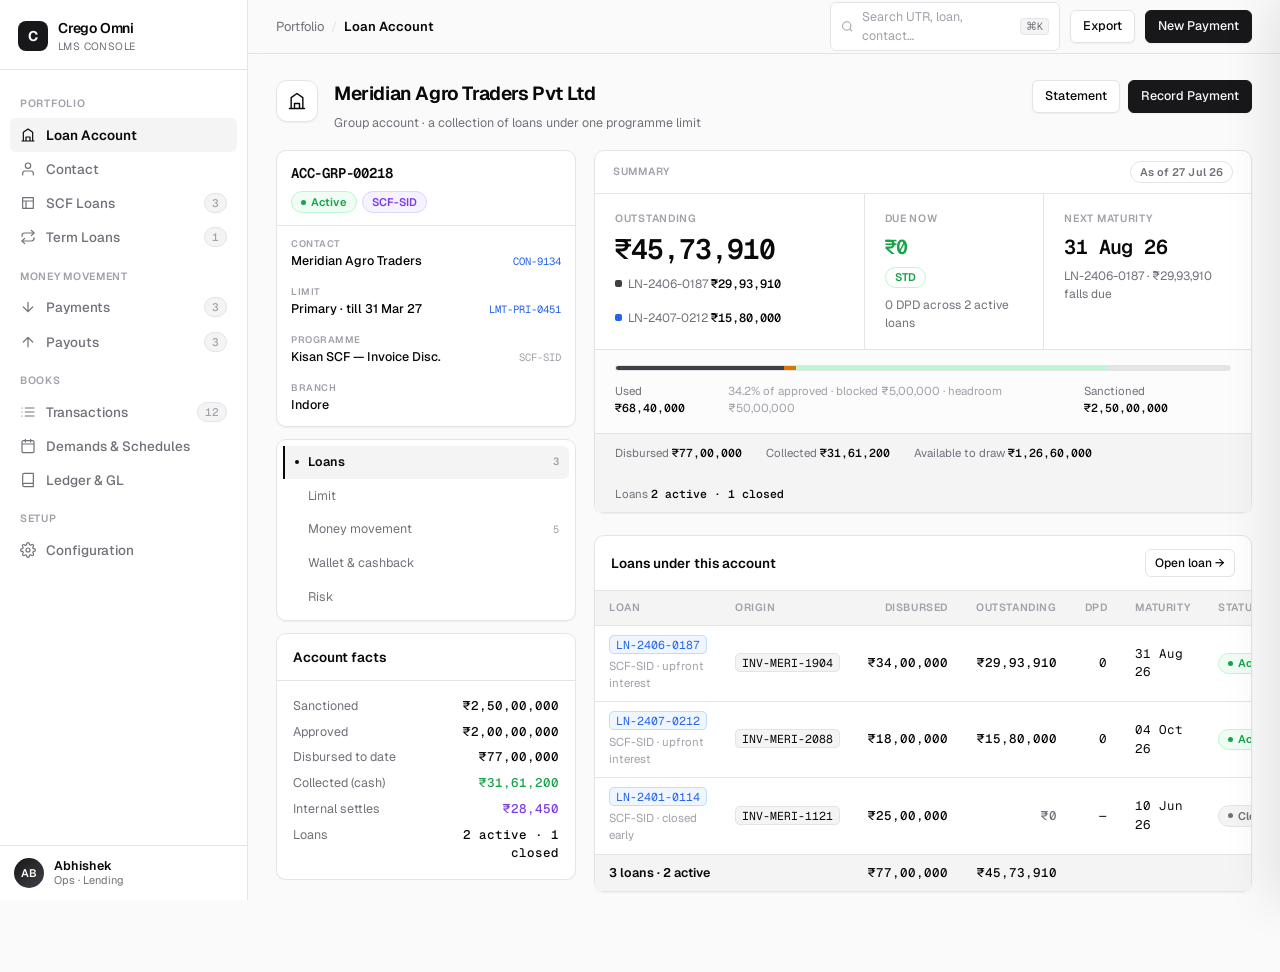
<file: lms-redesign/index.html>
<!DOCTYPE html>
<html lang="en">
<head>
<meta charset="UTF-8">
<meta name="viewport" content="width=device-width, initial-scale=1.0">
<title>Crego Omni — LMS Console (Design)</title>
<link rel="preconnect" href="https://fonts.googleapis.com">
<link href="https://fonts.googleapis.com/css2?family=Geist:wght@400;500;600;700&family=Geist+Mono:wght@400;500;600&display=swap" rel="stylesheet">
<link rel="stylesheet" href="css/index.css">
</head>
<body>

<!-- ======================= SIDEBAR ======================= -->
<aside class="sidebar">
  <div class="brand">
    <div class="brand-mark">C</div>
    <div>
      <div class="brand-name">Crego Omni</div>
      <div class="brand-sub">LMS Console</div>
    </div>
  </div>
  <nav class="nav">
    <div class="nav-label">Portfolio</div>
    <button class="nav-item active" data-view="account">
      <svg viewBox="0 0 24 24"><path d="M3 21h18M5 21V8l7-5 7 5v13M9 21v-6h6v6"/></svg>
      Loan Account
    </button>
    <button class="nav-item" data-view="contact">
      <svg viewBox="0 0 24 24"><path d="M20 21v-2a4 4 0 0 0-4-4H8a4 4 0 0 0-4 4v2"/><circle cx="12" cy="7" r="4"/></svg>
      Contact
    </button>
    <button class="nav-item" data-view="loan-scf">
      <svg viewBox="0 0 24 24"><path d="M4 4h16v16H4zM4 9h16M9 9v11"/></svg>
      SCF Loans <span class="count">3</span>
    </button>
    <button class="nav-item" data-view="loan-term">
      <svg viewBox="0 0 24 24"><path d="m17 2 4 4-4 4"/><path d="M3 11v-1a4 4 0 0 1 4-4h14"/><path d="m7 22-4-4 4-4"/><path d="M21 13v1a4 4 0 0 1-4 4H3"/></svg>
      Term Loans <span class="count">1</span>
    </button>
    <div class="nav-label">Money Movement</div>
    <button class="nav-item" data-view="payment">
      <svg viewBox="0 0 24 24"><path d="M12 19V5M5 12l7 7 7-7"/></svg>
      Payments <span class="count">3</span>
    </button>
    <button class="nav-item" data-view="payout">
      <svg viewBox="0 0 24 24"><path d="M12 5v14M5 12l7-7 7 7"/></svg>
      Payouts <span class="count">3</span>
    </button>
    <div class="nav-label">Books</div>
    <button class="nav-item" data-view="transactions">
      <svg viewBox="0 0 24 24"><path d="M8 6h13M8 12h13M8 18h13M3 6h.01M3 12h.01M3 18h.01"/></svg>
      Transactions <span class="count">12</span>
    </button>
    <button class="nav-item" data-view="demands">
      <svg viewBox="0 0 24 24"><path d="M8 2v4M16 2v4M3 9h18M5 4h14a2 2 0 0 1 2 2v14a2 2 0 0 1-2 2H5a2 2 0 0 1-2-2V6a2 2 0 0 1 2-2z"/></svg>
      Demands &amp; Schedules
    </button>
    <button class="nav-item" data-view="ledger">
      <svg viewBox="0 0 24 24"><path d="M4 19.5A2.5 2.5 0 0 1 6.5 17H20M4 19.5A2.5 2.5 0 0 0 6.5 22H20V2H6.5A2.5 2.5 0 0 0 4 4.5z"/></svg>
      Ledger &amp; GL
    </button>
    <div class="nav-label">Setup</div>
    <button class="nav-item" data-view="configuration">
      <svg viewBox="0 0 24 24"><circle cx="12" cy="12" r="3"/><path d="M19.4 15a1.65 1.65 0 0 0 .33 1.82l.06.06a2 2 0 1 1-2.83 2.83l-.06-.06a1.65 1.65 0 0 0-1.82-.33 1.65 1.65 0 0 0-1 1.51V21a2 2 0 1 1-4 0v-.09a1.65 1.65 0 0 0-1-1.51 1.65 1.65 0 0 0-1.82.33l-.06.06a2 2 0 1 1-2.83-2.83l.06-.06a1.65 1.65 0 0 0 .33-1.82 1.65 1.65 0 0 0-1.51-1H3a2 2 0 1 1 0-4h.09a1.65 1.65 0 0 0 1.51-1 1.65 1.65 0 0 0-.33-1.82l-.06-.06a2 2 0 1 1 2.83-2.83l.06.06a1.65 1.65 0 0 0 1.82.33h.09a1.65 1.65 0 0 0 1-1.51V3a2 2 0 1 1 4 0v.09a1.65 1.65 0 0 0 1 1.51 1.65 1.65 0 0 0 1.82-.33l.06-.06a2 2 0 1 1 2.83 2.83l-.06.06a1.65 1.65 0 0 0-.33 1.82v.09a1.65 1.65 0 0 0 1.51 1H21a2 2 0 1 1 0 4h-.09a1.65 1.65 0 0 0-1.51 1z"/></svg>
      Configuration
    </button>
  </nav>
  <div class="sidebar-foot">
    <div class="avatar">AB</div>
    <div class="foot-meta">
      <div class="foot-name">Abhishek</div>
      <div class="foot-role">Ops · Lending</div>
    </div>
  </div>
</aside>

<!-- ======================= MAIN ======================= -->
<div class="main">
  <div class="topbar">
    <div class="crumbs" id="crumbs">
      <span>Portfolio</span><span class="sep">/</span><b>Loan Account</b>
    </div>
    <div class="topbar-right">
      <div class="search">
        <svg width="13" height="13" viewBox="0 0 24 24" fill="none" stroke="currentColor" stroke-width="2"><circle cx="11" cy="11" r="8"/><path d="m21 21-4.3-4.3"/></svg>
        Search UTR, loan, contact…
        <kbd>⌘K</kbd>
      </div>
      <button class="btn">Export</button>
      <button class="btn primary">New Payment</button>
    </div>
  </div>

  <section class="view wide active" id="view-account">

    <div class="page-head">
      <div class="page-icon"><svg viewBox="0 0 24 24"><path d="M3 21h18M5 21V8l7-5 7 5v13M9 21v-6h6v6"/></svg></div>
      <div>
        <div class="page-title"><h1>Meridian Agro Traders Pvt Ltd</h1></div>
        <div class="page-meta"><span>Group account · a collection of loans under one programme limit</span></div>
      </div>
      <div class="page-actions">
        <button class="btn">Statement</button>
        <button class="btn primary">Record Payment</button>
      </div>
    </div>

    <div class="loan-split">
      <div class="loan-rail">

        <div class="card">
          <div class="idc-h">
            <div class="idc-name">ACC-GRP-00218</div>
            <div class="idc-badges">
              <span class="badge green"><span class="dot"></span>Active</span>
              <span class="badge violet">SCF-SID</span>
            </div>
          </div>
          <div class="idc-b">
            <button class="rel" data-res="CON-9134">
              <span class="rel-k">Contact</span>
              <span class="rel-l"><span class="rel-v">Meridian Agro Traders</span><span class="rel-id">CON-9134</span></span>
            </button>
            <button class="rel" data-res="LMT-PRI-0451">
              <span class="rel-k">Limit</span>
              <span class="rel-l"><span class="rel-v">Primary · till 31 Mar 27</span><span class="rel-id">LMT-PRI-0451</span></span>
            </button>
            <div class="rel static">
              <span class="rel-k">Programme</span>
              <span class="rel-l"><span class="rel-v">Kisan SCF — Invoice Disc.</span><span class="rel-id">SCF-SID</span></span>
            </div>
            <div class="rel static">
              <span class="rel-k">Branch</span>
              <span class="rel-l"><span class="rel-v">Indore</span></span>
            </div>
          </div>
        </div>

        <div class="card">
          <nav class="secnav" data-secnav role="tablist" aria-label="Account sections">
            <button class="sec" role="tab" data-sec="overview" aria-selected="true" aria-controls="sec-overview">
              <span class="sec-i"></span>Loans<span class="sec-n">3</span>
            </button>
            <button class="sec" role="tab" data-sec="limit" aria-selected="false" aria-controls="sec-limit">
              <span class="sec-i"></span>Limit
            </button>
            <button class="sec" role="tab" data-sec="money" aria-selected="false" aria-controls="sec-money">
              <span class="sec-i"></span>Money movement<span class="sec-n">5</span>
            </button>
            <button class="sec" role="tab" data-sec="wallet" aria-selected="false" aria-controls="sec-wallet">
              <span class="sec-i"></span>Wallet &amp; cashback
            </button>
            <button class="sec" role="tab" data-sec="risk" aria-selected="false" aria-controls="sec-risk">
              <span class="sec-i"></span>Risk
            </button>
          </nav>
        </div>

        <div class="card">
          <div class="card-h"><h3>Account facts</h3></div>
          <div class="card-b">
            <dl class="kv">
              <dt title="sanctioned_amount">Sanctioned</dt><dd class="amt">₹2,50,00,000</dd>
              <dt title="approved_amount">Approved</dt><dd class="amt">₹2,00,00,000</dd>
              <dt title="disbursed">Disbursed to date</dt><dd class="amt">₹77,00,000</dd>
              <dt title="collected">Collected (cash)</dt><dd class="amt pos">₹31,61,200</dd>
              <dt title="internal">Internal settles</dt><dd class="amt" style="color:var(--violet)">₹28,450</dd>
              <dt title="loans">Loans</dt><dd class="num">2 active · 1 closed</dd>
            </dl>
          </div>
        </div>

      </div>

      <div>
        <div class="card ln-hero">
          <div class="ln-hero-top">
            <span class="t">Summary</span>
            <div class="right"><span class="badge outline">As of 27 Jul 26</span></div>
          </div>
          <div class="ln-cols">
            <div class="ln-col">
              <div class="ln-k">Outstanding</div>
              <div class="ln-v">₹45,73,910</div>
              <div class="ln-split">
                <span><i style="background:#3f3f46"></i>LN-2406-0187 <b>₹29,93,910</b></span>
                <span><i style="background:#2563eb"></i>LN-2407-0212 <b>₹15,80,000</b></span>
              </div>
            </div>
            <div class="ln-col">
              <div class="ln-k">Due now</div>
              <div class="ln-v md ok">₹0</div>
              <div class="ln-note"><span class="badge green outline">STD</span><span>0 DPD across 2 active loans</span></div>
            </div>
            <div class="ln-col">
              <div class="ln-k">Next maturity</div>
              <div class="ln-v md">31 Aug 26</div>
              <div class="ln-note">LN-2406-0187 · ₹29,93,910 falls due</div>
            </div>
          </div>
          <div class="ln-track">
            <div class="segbar" style="height:6px">
              <span style="width:27.36%;background:#3f3f46"></span>
              <span style="width:2%;background:#d97706"></span>
              <span style="width:50.64%;background:#bbf7d0"></span>
              <span style="width:20%;background:#e4e4e7"></span>
            </div>
            <div class="ln-track-lbl">
              <span>Used <b>₹68,40,000</b></span>
              <span class="ln-track-mid">34.2% of approved · blocked ₹5,00,000 · headroom ₹50,00,000</span>
              <span>Sanctioned <b>₹2,50,00,000</b></span>
            </div>
          </div>
          <div class="ln-hero-foot">
            <span>Disbursed <b>₹77,00,000</b></span>
            <span>Collected <b>₹31,61,200</b></span>
            <span>Available to draw <b>₹1,26,60,000</b></span>
            <span>Loans <b>2 active · 1 closed</b></span>
          </div>
        </div>

        <div class="secpane active mt-lg" id="sec-overview" role="tabpanel">
          <div class="card">
            <div class="card-h"><h3>Loans under this account</h3>
              <div class="right"><button class="btn sm" data-nav="loan-scf">Open loan →</button></div>
            </div>
            <div class="card-b flush">
              <table>
                <thead><tr>
                  <th>Loan</th><th>Origin</th><th class="r">Disbursed</th><th class="r">Outstanding</th><th class="r">DPD</th><th>Maturity</th><th>Status</th>
                </tr></thead>
                <tbody>
                  <tr class="click" data-nav="loan-scf">
                    <td><span class="ref link">LN-2406-0187</span><div class="small sub" style="margin-top:2px">SCF-SID · upfront interest</div></td>
                    <td><span class="ref">INV-MERI-1904</span></td>
                    <td class="r amt">₹34,00,000</td><td class="r amt">₹29,93,910</td>
                    <td class="r num">0</td><td class="num">31 Aug 26</td>
                    <td><span class="badge green"><span class="dot"></span>Active</span></td>
                  </tr>
                  <tr class="click" data-nav="loan-scf">
                    <td><span class="ref link">LN-2407-0212</span><div class="small sub" style="margin-top:2px">SCF-SID · upfront interest</div></td>
                    <td><span class="ref">INV-MERI-2088</span></td>
                    <td class="r amt">₹18,00,000</td><td class="r amt">₹15,80,000</td>
                    <td class="r num">0</td><td class="num">04 Oct 26</td>
                    <td><span class="badge green"><span class="dot"></span>Active</span></td>
                  </tr>
                  <tr class="click" data-nav="loan-scf">
                    <td><span class="ref link">LN-2401-0114</span><div class="small sub" style="margin-top:2px">SCF-SID · closed early</div></td>
                    <td><span class="ref">INV-MERI-1121</span></td>
                    <td class="r amt">₹25,00,000</td><td class="r amt dim">₹0</td>
                    <td class="r num">—</td><td class="num">10 Jun 26</td>
                    <td><span class="badge"><span class="dot"></span>Closed</span></td>
                  </tr>
                </tbody>
                <tfoot><tr>
                  <td colspan="2">3 loans · 2 active</td>
                  <td class="r amt">₹77,00,000</td><td class="r amt">₹45,73,910</td>
                  <td colspan="3"></td>
                </tr></tfoot>
              </table>
            </div>
          </div>
        </div>

        <div class="secpane mt-lg" id="sec-limit" role="tabpanel">
          <div class="card">
            <div class="card-h"><h3>Limit</h3>
              <div class="right"><span class="ref">LMT-PRI-0451</span><span class="small mut">Primary · valid till 31 Mar 2027</span></div>
            </div>
            <div class="card-b">
              <section class="limit" style="margin:0;border:0;padding:0;background:none">
                <div class="limit-bar">
                  <div class="limit-track">
                    <div class="segbar">
                      <span class="seg-used" style="width:27.36%"></span>
                      <span class="seg-blk" style="width:2%"></span>
                      <span class="seg-avl" style="width:50.64%"></span>
                      <span class="seg-hdr" style="width:20%"></span>
                    </div>
                    <i class="limit-tick" style="left:80%"></i>
                  </div>
                  <div class="limit-axis">
                    <span class="ax ax-tick" style="left:80%">Approved <b>₹2,00,00,000</b></span>
                    <span class="ax ax-end">Sanctioned <b>₹2,50,00,000</b></span>
                  </div>
                </div>
                <div class="limit-keys">
                  <div class="lk"><div class="lk-k"><i class="sw-used"></i>Used</div><div class="lk-v">₹68,40,000</div><div class="lk-d">across 3 SCF loans</div></div>
                  <div class="lk"><div class="lk-k"><i class="sw-blk"></i>Blocked</div><div class="lk-v">₹5,00,000</div><div class="lk-d">pending drawdown</div></div>
                  <div class="lk"><div class="lk-k"><i class="sw-avl"></i>Available</div><div class="lk-v pos">₹1,26,60,000</div><div class="lk-d">drawable against approved</div></div>
                  <div class="lk"><div class="lk-k"><i class="sw-hdr"></i>Headroom</div><div class="lk-v">₹50,00,000</div><div class="lk-d">sanctioned, not yet approved</div></div>
                </div>
              </section>
            </div>
          </div>
        </div>

        <div class="secpane mt-lg" id="sec-money" role="tabpanel">
          <div class="card">
            <div class="card-h"><h3>Money movement</h3>
              <div class="right"><button class="btn sm" data-nav="payment">Payments</button><button class="btn sm" data-nav="payout">Payouts</button></div>
            </div>
            <div class="card-b flush">
              <table>
                <thead><tr><th>Type</th><th>UTR / Reference</th><th>Value date</th><th class="r">Amount</th><th class="r">Applied</th><th>Status</th></tr></thead>
                <tbody>
                  <tr class="click" data-nav="payment"><td><span class="badge green"><span class="dot"></span>Payment</span></td><td><span class="ref link">UTR512044987N</span></td><td class="num">14 Jul 26</td><td class="r amt pos">+₹6,00,000</td><td class="r amt">₹5,75,000</td><td><span class="badge green outline">Processed</span></td></tr>
                  <tr class="click" data-nav="payout"><td><span class="badge blue"><span class="dot"></span>Disbursement</span></td><td><span class="ref link">PYTUTR884521</span></td><td class="num">06 Jul 26</td><td class="r amt neg">−₹17,55,000</td><td class="r amt">₹18,00,000</td><td><span class="badge green outline">Processed</span></td></tr>
                  <tr class="click" data-nav="payment"><td><span class="badge green"><span class="dot"></span>Payment</span></td><td><span class="ref link">UTR498232771N</span></td><td class="num">11 Jul 26</td><td class="r amt pos">+₹1,50,000</td><td class="r amt">₹1,50,000</td><td><span class="badge green outline">Processed</span></td></tr>
                  <tr class="click" data-nav="payout"><td><span class="badge blue"><span class="dot"></span>Disbursement</span></td><td><span class="ref link">PYTUTR861204</span></td><td class="num">02 Jun 26</td><td class="r amt neg">−₹32,72,329</td><td class="r amt">₹34,00,000</td><td><span class="badge green outline">Processed</span></td></tr>
                  <tr><td><span class="badge amber"><span class="dot"></span>Refund</span></td><td><span class="ref">PYTUTR812440</span></td><td class="num">22 Apr 26</td><td class="r amt neg">−₹12,340</td><td class="r amt">₹12,340</td><td><span class="badge green outline">Processed</span></td></tr>
                </tbody>
              </table>
            </div>
          </div>
        </div>

        <div class="secpane mt-lg" id="sec-wallet" role="tabpanel">
          <div class="grid g2">
            <div class="card">
              <div class="card-h"><h3>Excess wallet</h3></div>
              <div class="card-b">
                <div style="display:flex;align-items:baseline;gap:8px">
                  <span class="amt" style="font-size:22px;font-weight:650">₹25,000</span>
                  <span class="badge amber"><span class="dot"></span>Parked</span>
                </div>
                <div class="small mut" style="margin-top:6px">Unallocated from payment <span class="ref link" data-nav="payment">UTR512044987N</span>. Auto-settles against the next due demand (EOD sweep) or can be refunded.</div>
                <div class="divider"></div>
                <dl class="kv">
                  <dt>Demand</dt><dd><span class="ref">DMD-EXC-CON-9134</span></dd>
                  <dt>Component</dt><dd>repayment · payable</dd>
                  <dt>Last movement</dt><dd class="num">21 Jul 26</dd>
                </dl>
                <div style="display:flex;gap:8px;margin-top:12px">
                  <button class="btn sm">Refund</button>
                  <button class="btn sm primary">Settle now</button>
                </div>
              </div>
            </div>
            <div class="card">
              <div class="card-h"><h3>Upfront interest cashback</h3></div>
              <div class="card-b">
                <dl class="kv">
                  <dt>Pool released</dt><dd class="amt">₹28,450</dd>
                  <dt>Settled to siblings</dt><dd class="amt pos">₹28,450</dd>
                  <dt>Available</dt><dd class="amt dim">₹0</dd>
                </dl>
                <div class="callout amber" style="margin-top:12px">
                  <svg viewBox="0 0 24 24"><path d="M12 9v4M12 17h.01M10.3 3.9 1.8 18a2 2 0 0 0 1.7 3h17a2 2 0 0 0 1.7-3L13.7 3.9a2 2 0 0 0-3.4 0z"/></svg>
                  <span>₹28,450 unearned upfront interest from <b>LN-2401-0114</b> (closed 18 Jun) was settled into <b>LN-2406-0187</b> on 20 Jun. <span class="ref link" data-nav="transactions">TXN-UIS-88213</span></span>
                </div>
              </div>
            </div>
          </div>
        </div>

        <div class="secpane mt-lg" id="sec-risk" role="tabpanel">
          <div class="card">
            <div class="card-h"><h3>Risk &amp; classification</h3></div>
            <div class="card-b">
              <dl class="kv">
                <dt>Asset category</dt><dd><span class="badge green outline">Standard (STD)</span></dd>
                <dt>RBI category</dt><dd class="mono">01 · STD</dd>
                <dt>Current DPD (max)</dt><dd class="num">0 days</dd>
                <dt>Peak DPD</dt><dd class="num">6 days · LN-2406-0187, cured 14 Jul</dd>
                <dt>Overdue amount</dt><dd class="amt dim">₹0</dd>
                <dt>Last payment</dt><dd class="num">14 Jul 26</dd>
                <dt>NPA marked</dt><dd class="sub">—</dd>
                <dt>Income suspended</dt><dd class="sub">No</dd>
              </dl>
              <div class="divider"></div>
              <div class="small mut">All SCF loans under this account are current. The term loan <span class="ref link" data-nav="loan-term">LN-TL-0098</span> (SMA-0 · DPD 22) sits directly under the contact — not this account — see <span class="ref link" data-nav="contact">CON-9134</span>.</div>
            </div>
          </div>
        </div>

      </div>
    </div>
  </section>

</div>

<!-- ======================= RESOURCE DRAWER ======================= -->
<div class="scrim" id="scrim"></div>
<aside class="drawer" id="drawer">
  <div class="drawer-h" style="position:relative">
    <div class="drawer-type" id="dType">Resource</div>
    <div class="drawer-title" id="dTitle">—</div>
    <div class="drawer-badges" id="dBadges"></div>
    <button class="drawer-x" id="dClose" aria-label="Close">✕</button>
  </div>
  <div class="drawer-b" id="dBody"></div>
  <div class="drawer-f">
    <button class="btn" id="dCopy">Copy ref</button>
    <button class="btn primary" id="dOpen">Open full page →</button>
  </div>
</aside>

<!-- load order matters: data -> nav -> drawer -> refs -> sections -> activity -->
<script src="js/data.js"></script>
<script src="js/nav.js"></script>
<script src="js/drawer.js"></script>
<script src="js/refs.js"></script>
<script src="js/sections.js"></script>
<script src="js/activity2.js"></script>
</body>
</html>
</file>
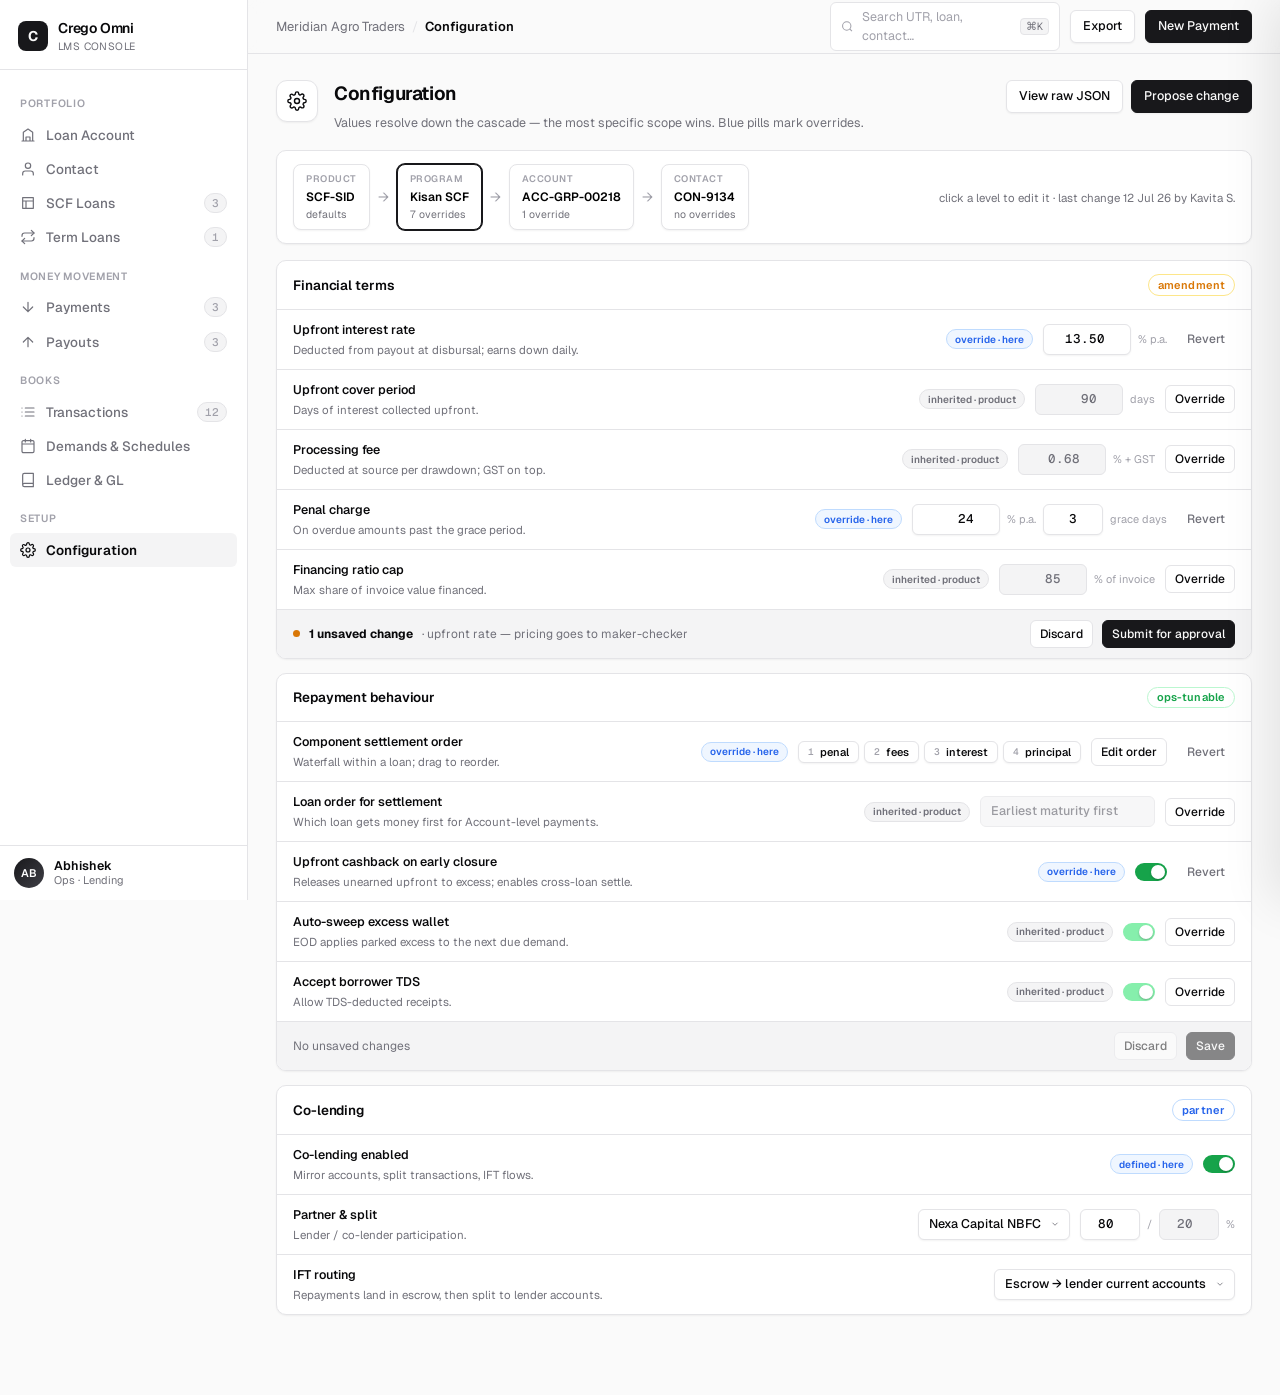
<file: lms-redesign/configuration.html>
<!DOCTYPE html>
<html lang="en">
<head>
<meta charset="UTF-8">
<meta name="viewport" content="width=device-width, initial-scale=1.0">
<title>Crego Omni — LMS Console (Design)</title>
<link rel="preconnect" href="https://fonts.googleapis.com">
<link href="https://fonts.googleapis.com/css2?family=Geist:wght@400;500;600;700&family=Geist+Mono:wght@400;500;600&display=swap" rel="stylesheet">
<link rel="stylesheet" href="css/index.css">
</head>
<body>

<!-- ======================= SIDEBAR ======================= -->
<aside class="sidebar">
  <div class="brand">
    <div class="brand-mark">C</div>
    <div>
      <div class="brand-name">Crego Omni</div>
      <div class="brand-sub">LMS Console</div>
    </div>
  </div>
  <nav class="nav">
    <div class="nav-label">Portfolio</div>
    <button class="nav-item" data-view="account">
      <svg viewBox="0 0 24 24"><path d="M3 21h18M5 21V8l7-5 7 5v13M9 21v-6h6v6"/></svg>
      Loan Account
    </button>
    <button class="nav-item" data-view="contact">
      <svg viewBox="0 0 24 24"><path d="M20 21v-2a4 4 0 0 0-4-4H8a4 4 0 0 0-4 4v2"/><circle cx="12" cy="7" r="4"/></svg>
      Contact
    </button>
    <button class="nav-item" data-view="loan-scf">
      <svg viewBox="0 0 24 24"><path d="M4 4h16v16H4zM4 9h16M9 9v11"/></svg>
      SCF Loans <span class="count">3</span>
    </button>
    <button class="nav-item" data-view="loan-term">
      <svg viewBox="0 0 24 24"><path d="m17 2 4 4-4 4"/><path d="M3 11v-1a4 4 0 0 1 4-4h14"/><path d="m7 22-4-4 4-4"/><path d="M21 13v1a4 4 0 0 1-4 4H3"/></svg>
      Term Loans <span class="count">1</span>
    </button>
    <div class="nav-label">Money Movement</div>
    <button class="nav-item" data-view="payment">
      <svg viewBox="0 0 24 24"><path d="M12 19V5M5 12l7 7 7-7"/></svg>
      Payments <span class="count">3</span>
    </button>
    <button class="nav-item" data-view="payout">
      <svg viewBox="0 0 24 24"><path d="M12 5v14M5 12l7-7 7 7"/></svg>
      Payouts <span class="count">3</span>
    </button>
    <div class="nav-label">Books</div>
    <button class="nav-item" data-view="transactions">
      <svg viewBox="0 0 24 24"><path d="M8 6h13M8 12h13M8 18h13M3 6h.01M3 12h.01M3 18h.01"/></svg>
      Transactions <span class="count">12</span>
    </button>
    <button class="nav-item" data-view="demands">
      <svg viewBox="0 0 24 24"><path d="M8 2v4M16 2v4M3 9h18M5 4h14a2 2 0 0 1 2 2v14a2 2 0 0 1-2 2H5a2 2 0 0 1-2-2V6a2 2 0 0 1 2-2z"/></svg>
      Demands &amp; Schedules
    </button>
    <button class="nav-item" data-view="ledger">
      <svg viewBox="0 0 24 24"><path d="M4 19.5A2.5 2.5 0 0 1 6.5 17H20M4 19.5A2.5 2.5 0 0 0 6.5 22H20V2H6.5A2.5 2.5 0 0 0 4 4.5z"/></svg>
      Ledger &amp; GL
    </button>
    <div class="nav-label">Setup</div>
    <button class="nav-item active" data-view="configuration">
      <svg viewBox="0 0 24 24"><circle cx="12" cy="12" r="3"/><path d="M19.4 15a1.65 1.65 0 0 0 .33 1.82l.06.06a2 2 0 1 1-2.83 2.83l-.06-.06a1.65 1.65 0 0 0-1.82-.33 1.65 1.65 0 0 0-1 1.51V21a2 2 0 1 1-4 0v-.09a1.65 1.65 0 0 0-1-1.51 1.65 1.65 0 0 0-1.82.33l-.06.06a2 2 0 1 1-2.83-2.83l.06-.06a1.65 1.65 0 0 0 .33-1.82 1.65 1.65 0 0 0-1.51-1H3a2 2 0 1 1 0-4h.09a1.65 1.65 0 0 0 1.51-1 1.65 1.65 0 0 0-.33-1.82l-.06-.06a2 2 0 1 1 2.83-2.83l.06.06a1.65 1.65 0 0 0 1.82.33h.09a1.65 1.65 0 0 0 1-1.51V3a2 2 0 1 1 4 0v.09a1.65 1.65 0 0 0 1 1.51 1.65 1.65 0 0 0 1.82-.33l.06-.06a2 2 0 1 1 2.83 2.83l-.06.06a1.65 1.65 0 0 0-.33 1.82v.09a1.65 1.65 0 0 0 1.51 1H21a2 2 0 1 1 0 4h-.09a1.65 1.65 0 0 0-1.51 1z"/></svg>
      Configuration
    </button>
  </nav>
  <div class="sidebar-foot">
    <div class="avatar">AB</div>
    <div class="foot-meta">
      <div class="foot-name">Abhishek</div>
      <div class="foot-role">Ops · Lending</div>
    </div>
  </div>
</aside>

<!-- ======================= MAIN ======================= -->
<div class="main">
  <div class="topbar">
    <div class="crumbs" id="crumbs">
      <span>Meridian Agro Traders</span><span class="sep">/</span><b>Configuration</b>
    </div>
    <div class="topbar-right">
      <div class="search">
        <svg width="13" height="13" viewBox="0 0 24 24" fill="none" stroke="currentColor" stroke-width="2"><circle cx="11" cy="11" r="8"/><path d="m21 21-4.3-4.3"/></svg>
        Search UTR, loan, contact…
        <kbd>⌘K</kbd>
      </div>
      <button class="btn">Export</button>
      <button class="btn primary">New Payment</button>
    </div>
  </div>

  <!-- ======================================================
       VIEW: CONFIGURATION
  ======================================================= -->
  <section class="view active" id="view-configuration">
    <div class="page-head">
      <div class="page-icon"><svg viewBox="0 0 24 24"><circle cx="12" cy="12" r="3"/><path d="M19.4 15a1.65 1.65 0 0 0 .33 1.82l.06.06a2 2 0 1 1-2.83 2.83l-.06-.06a1.65 1.65 0 0 0-1.82-.33 1.65 1.65 0 0 0-1 1.51V21a2 2 0 1 1-4 0v-.09a1.65 1.65 0 0 0-1-1.51 1.65 1.65 0 0 0-1.82.33l-.06.06a2 2 0 1 1-2.83-2.83l.06-.06a1.65 1.65 0 0 0 .33-1.82 1.65 1.65 0 0 0-1.51-1H3a2 2 0 1 1 0-4h.09a1.65 1.65 0 0 0 1.51-1 1.65 1.65 0 0 0-.33-1.82l-.06-.06a2 2 0 1 1 2.83-2.83l.06.06a1.65 1.65 0 0 0 1.82.33h.09a1.65 1.65 0 0 0 1-1.51V3a2 2 0 1 1 4 0v.09a1.65 1.65 0 0 0 1 1.51 1.65 1.65 0 0 0 1.82-.33l.06-.06a2 2 0 1 1 2.83 2.83l-.06.06a1.65 1.65 0 0 0-.33 1.82v.09a1.65 1.65 0 0 0 1.51 1H21a2 2 0 1 1 0 4h-.09a1.65 1.65 0 0 0-1.51 1z"/></svg></div>
      <div>
        <div class="page-title"><h1>Configuration</h1></div>
        <div class="page-meta"><span>Values resolve down the cascade — the most specific scope wins. Blue pills mark overrides.</span></div>
      </div>
      <div class="page-actions">
        <button class="btn">View raw JSON</button>
        <button class="btn primary">Propose change</button>
      </div>
    </div>

    <div class="card" style="margin-bottom:16px">
      <div class="card-b" style="padding:13px 16px">
        <div class="cascade" id="cfgCascade">
          <button class="node" data-scope="product"><div class="t">Product</div><div class="n">SCF-SID</div><div class="s">defaults</div></button>
          <span class="arr">→</span>
          <button class="node cur" data-scope="program"><div class="t">Program</div><div class="n">Kisan SCF</div><div class="s">7 overrides</div></button>
          <span class="arr">→</span>
          <button class="node" data-scope="account"><div class="t">Account</div><div class="n">ACC-GRP-00218</div><div class="s">1 override</div></button>
          <span class="arr">→</span>
          <button class="node" data-scope="contact"><div class="t">Contact</div><div class="n">CON-9134</div><div class="s">no overrides</div></button>
          <span style="margin-left:auto" class="small mut">click a level to edit it · last change 12 Jul 26 by Kavita S.</span>
        </div>
      </div>
    </div>

    <!-- ===== SCOPE: PRODUCT (defaults, mostly locked) ===== -->
    <div class="scopepane" id="scope-product">
    <div style="margin-bottom:14px" class="tabs" id="cfgTabs">
      <button class="tab active" data-cfg="scf">Kisan SCF · SCF-SID</button>
      <button class="tab" data-cfg="tl">Business TL · term_loan</button>
    </div>

    <!-- ============ SCF CONFIG PANE ============ -->
    <div class="tabpane active" id="cfgpane-scf">

      <div class="card">
        <div class="card-h">
          <h3>Identity &amp; structure</h3>
          <div class="right"><span class="badge red outline">set once</span></div>
        </div>
        <div class="card-b flush">
          <div class="cfg-row">
            <div class="cfg-main">
              <div class="cfg-name">Product type <svg class="lock-ic" viewBox="0 0 24 24"><rect x="5" y="11" width="14" height="10" rx="2"/><path d="M8 11V7a4 4 0 0 1 8 0v4"/></svg></div>
              <div class="cfg-desc">Selects the transaction processor, origination chain and allowed operations.</div>
            </div>
            <div class="cfg-ctl"><span class="scope-pill">product</span><span class="selectish">SCF · Sales invoice discounting</span></div>
          </div>
          <div class="cfg-row">
            <div class="cfg-main">
              <div class="cfg-name">Requires parent Account <svg class="lock-ic" viewBox="0 0 24 24"><rect x="5" y="11" width="14" height="10" rx="2"/><path d="M8 11V7a4 4 0 0 1 8 0v4"/></svg></div>
              <div class="cfg-desc">Every loan is created under a borrower-level Account; limits are shared through it.</div>
            </div>
            <div class="cfg-ctl"><span class="scope-pill">product</span><span class="sw locked on"></span></div>
          </div>
          <div class="cfg-row">
            <div class="cfg-main">
              <div class="cfg-name">Multi-tranche drawdowns <svg class="lock-ic" viewBox="0 0 24 24"><rect x="5" y="11" width="14" height="10" rx="2"/><path d="M8 11V7a4 4 0 0 1 8 0v4"/></svg></div>
              <div class="cfg-desc">Allows several partial disbursements against one approved loan.</div>
            </div>
            <div class="cfg-ctl"><span class="scope-pill ovr">overridden · program</span><span class="sw locked on"></span></div>
          </div>
          <div class="cfg-row">
            <div class="cfg-main">
              <div class="cfg-name">Schedule-based repayment <svg class="lock-ic" viewBox="0 0 24 24"><rect x="5" y="11" width="14" height="10" rx="2"/><path d="M8 11V7a4 4 0 0 1 8 0v4"/></svg></div>
              <div class="cfg-desc">Off = bullet repayment at maturity; on = EMI-style schedule grid.</div>
            </div>
            <div class="cfg-ctl"><span class="scope-pill">product</span><span class="sw locked"></span></div>
          </div>
          <div class="cfg-row">
            <div class="cfg-main">
              <div class="cfg-name">Secondary product <svg class="lock-ic" viewBox="0 0 24 24"><rect x="5" y="11" width="14" height="10" rx="2"/><path d="M8 11V7a4 4 0 0 1 8 0v4"/></svg></div>
              <div class="cfg-desc">Transactions process inline instead of through the per-account batch queue.</div>
            </div>
            <div class="cfg-ctl"><span class="scope-pill">product</span><span class="sw locked"></span></div>
          </div>
        </div>
      </div>

      <div class="card mt">
        <div class="card-h">
          <h3>Financial terms</h3>
          <div class="right"><span class="badge amber outline">amendment</span></div>
        </div>
        <div class="card-b flush">
          <div class="cfg-row">
            <div class="cfg-main">
              <div class="cfg-name">Upfront interest rate </div>
              <div class="cfg-desc">Deducted from the payout at disbursal; earns down daily over the cover period.</div>
            </div>
            <div class="cfg-ctl"><span class="scope-pill ovr">overridden · program</span><span class="selectish mono">13.50% p.a.</span></div>
          </div>
          <div class="cfg-row">
            <div class="cfg-main">
              <div class="cfg-name">Upfront cover period </div>
              <div class="cfg-desc">Days of interest collected upfront; interest beyond this accrues normally.</div>
            </div>
            <div class="cfg-ctl"><span class="scope-pill">product</span><span class="selectish mono">90 days</span></div>
          </div>
          <div class="cfg-row">
            <div class="cfg-main">
              <div class="cfg-name">Processing fee </div>
              <div class="cfg-desc">Deducted at source from every drawdown. GST added on top.</div>
            </div>
            <div class="cfg-ctl"><span class="scope-pill">product</span><span class="selectish mono">0.68% + GST</span></div>
          </div>
          <div class="cfg-row">
            <div class="cfg-main">
              <div class="cfg-name">Penal charge </div>
              <div class="cfg-desc">Applied on overdue amounts past the grace period.</div>
            </div>
            <div class="cfg-ctl"><span class="scope-pill ovr">overridden · program</span><span class="selectish mono">24% p.a. · grace 3d</span></div>
          </div>
          <div class="cfg-row">
            <div class="cfg-main">
              <div class="cfg-name">Financing ratio cap </div>
              <div class="cfg-desc">Maximum share of the invoice value that can be financed.</div>
            </div>
            <div class="cfg-ctl"><span class="scope-pill">product</span><span class="selectish mono">85% of invoice</span></div>
          </div>
        </div>
      </div>

      <div class="card mt">
        <div class="card-h">
          <h3>Repayment behaviour</h3>
          <div class="right"><span class="badge green outline">ops-tunable</span></div>
        </div>
        <div class="card-b flush">
          <div class="cfg-row">
            <div class="cfg-main">
              <div class="cfg-name">Component settlement order </div>
              <div class="cfg-desc">Waterfall within a loan. Can be overridden per payment via payload.</div>
            </div>
            <div class="cfg-ctl"><span class="scope-pill ovr">overridden · program</span>
              <span class="ord"><span><i>1</i>penal</span><span><i>2</i>fees</span><span><i>3</i>interest</span><span><i>4</i>principal</span></span>
            </div>
          </div>
          <div class="cfg-row">
            <div class="cfg-main">
              <div class="cfg-name">Loan order for settlement </div>
              <div class="cfg-desc">Which loan gets the money first when a payment targets the Account.</div>
            </div>
            <div class="cfg-ctl"><span class="scope-pill">product</span><span class="selectish">Earliest maturity first <svg viewBox="0 0 24 24"><path d="m6 9 6 6 6-6"/></svg></span></div>
          </div>
          <div class="cfg-row">
            <div class="cfg-main">
              <div class="cfg-name">Upfront cashback on early closure </div>
              <div class="cfg-desc">Releases unearned upfront interest to excess — enables cross-loan settlement.</div>
            </div>
            <div class="cfg-ctl"><span class="scope-pill ovr">overridden · program</span><span class="sw on"></span></div>
          </div>
          <div class="cfg-row">
            <div class="cfg-main">
              <div class="cfg-name">Auto-sweep excess wallet </div>
              <div class="cfg-desc">EOD job applies parked excess to the next due demand automatically.</div>
            </div>
            <div class="cfg-ctl"><span class="scope-pill">product</span><span class="sw on"></span></div>
          </div>
          <div class="cfg-row">
            <div class="cfg-main">
              <div class="cfg-name">TDS handling </div>
              <div class="cfg-desc">Accept borrower-deducted TDS on receipts; attaches to the first repayment transaction.</div>
            </div>
            <div class="cfg-ctl"><span class="scope-pill">product</span><span class="sw on"></span></div>
          </div>
        </div>
      </div>

      <div class="grid g2 mt">
        <div class="card">
          <div class="card-h">
            <h3>Co-lending</h3>
            <div class="right"><span class="badge blue outline">partner</span></div>
          </div>
          <div class="card-b flush">
            <div class="cfg-row">
              <div class="cfg-main">
                <div class="cfg-name">Co-lending enabled </div>
                <div class="cfg-desc">Creates mirror accounts, split transactions and IFT flows.</div>
              </div>
              <div class="cfg-ctl"><span class="scope-pill ovr">program</span><span class="sw on"></span></div>
            </div>
            <div class="cfg-row">
              <div class="cfg-main">
                <div class="cfg-name">Split ratio </div>
                <div class="cfg-desc">Nexa Capital (lender) / Crego NBFC (co-lender).</div>
              </div>
              <div class="cfg-ctl"><span class="selectish mono">80 / 20</span></div>
            </div>
            <div class="cfg-row">
              <div class="cfg-main">
                <div class="cfg-name">IFT routing </div>
                <div class="cfg-desc">Repayments land in escrow, then split to each lender's current account.</div>
              </div>
              <div class="cfg-ctl"><span class="selectish">escrow → current</span></div>
            </div>
          </div>
        </div>

        <div class="card">
          <div class="card-h">
            <h3>Risk &amp; accrual</h3>
            <div class="right"><span class="badge amber outline">amendment</span></div>
          </div>
          <div class="card-b flush">
            <div class="cfg-row">
              <div class="cfg-main">
                <div class="cfg-name">Run accrual </div>
                <div class="cfg-desc">Daily interest accrual beyond the upfront cover.</div>
              </div>
              <div class="cfg-ctl"><span class="scope-pill">product</span><span class="sw on"></span></div>
            </div>
            <div class="cfg-row">
              <div class="cfg-main">
                <div class="cfg-name">NPA threshold </div>
                <div class="cfg-desc">DPD at which the loan is marked NPA and income is suspended.</div>
              </div>
              <div class="cfg-ctl"><span class="scope-pill">product</span><span class="selectish mono">90 DPD</span></div>
            </div>
            <div class="cfg-row">
              <div class="cfg-main">
                <div class="cfg-name">SMA ladder </div>
                <div class="cfg-desc">RBI buckets applied by DPD.</div>
              </div>
              <div class="cfg-ctl"><span class="ord"><span><i>0</i>STD</span><span><i>1–30</i>SMA0</span><span><i>31–60</i>SMA1</span><span><i>61–90</i>SMA2</span></span></div>
            </div>
          </div>
        </div>
      </div>

      <div class="callout mt">
        <svg viewBox="0 0 24 24"><circle cx="12" cy="12" r="10"/><path d="M12 16v-4M12 8h.01"/></svg>
        <span><b>Hidden for this product:</b> EMI frequency, schedule count, pre-EMI, restructure permissions and NACH retry policy don't apply to SCF-SID — switch to the <b>Business TL</b> tab to see them.</span>
      </div>
    </div>

    <!-- ============ TERM LOAN CONFIG PANE ============ -->
    <div class="tabpane" id="cfgpane-tl">
      <div class="card">
        <div class="card-h">
          <h3>Identity &amp; structure</h3>
          <div class="right"><span class="badge red outline">set once</span></div>
        </div>
        <div class="card-b flush">
          <div class="cfg-row">
            <div class="cfg-main">
              <div class="cfg-name">Product type <svg class="lock-ic" viewBox="0 0 24 24"><rect x="5" y="11" width="14" height="10" rx="2"/><path d="M8 11V7a4 4 0 0 1 8 0v4"/></svg></div>
              <div class="cfg-desc">Term loan — EMI schedules, restructuring, TL accrual cycle.</div>
            </div>
            <div class="cfg-ctl"><span class="scope-pill">product</span><span class="selectish">Term loan</span></div>
          </div>
          <div class="cfg-row">
            <div class="cfg-main">
              <div class="cfg-name">Schedule-based repayment <svg class="lock-ic" viewBox="0 0 24 24"><rect x="5" y="11" width="14" height="10" rx="2"/><path d="M8 11V7a4 4 0 0 1 8 0v4"/></svg></div>
              <div class="cfg-desc">EMI grid with per-component demands per schedule.</div>
            </div>
            <div class="cfg-ctl"><span class="scope-pill">product</span><span class="sw locked on"></span></div>
          </div>
          <div class="cfg-row off">
            <div class="cfg-main">
              <div class="cfg-name">Upfront interest </div>
              <div class="cfg-desc">Not applicable to term loans — interest accrues on schedule.</div>
            </div>
            <div class="cfg-ctl"><span class="scope-pill">n/a</span><span class="sw locked"></span></div>
          </div>
        </div>
      </div>

      <div class="card mt">
        <div class="card-h">
          <h3>EMI &amp; schedule terms</h3>
          <div class="right"><span class="badge amber outline">amendment</span></div>
        </div>
        <div class="card-b flush">
          <div class="cfg-row">
            <div class="cfg-main"><div class="cfg-name">EMI frequency </div>
              <div class="cfg-desc">Repayment cadence for generated schedules.</div></div>
            <div class="cfg-ctl"><span class="scope-pill">product</span><span class="selectish">Monthly <svg viewBox="0 0 24 24"><path d="m6 9 6 6 6-6"/></svg></span></div>
          </div>
          <div class="cfg-row">
            <div class="cfg-main"><div class="cfg-name">Tenure </div>
              <div class="cfg-desc">Number of schedules generated at disbursal.</div></div>
            <div class="cfg-ctl"><span class="scope-pill ovr">overridden · program</span><span class="selectish mono">24 EMIs</span></div>
          </div>
          <div class="cfg-row">
            <div class="cfg-main"><div class="cfg-name">Broken-period interest </div>
              <div class="cfg-desc">Charge BPI between disbursal and the first schedule start.</div></div>
            <div class="cfg-ctl"><span class="scope-pill">product</span><span class="sw on"></span></div>
          </div>
          <div class="cfg-row">
            <div class="cfg-main"><div class="cfg-name">Pre-EMI allowed </div>
              <div class="cfg-desc">Interest-only period before the EMI cycle begins.</div></div>
            <div class="cfg-ctl"><span class="scope-pill">product</span><span class="sw"></span></div>
          </div>
          <div class="cfg-row">
            <div class="cfg-main"><div class="cfg-name">Accrual cycle </div>
              <div class="cfg-desc">When interest is booked to the GL for term loans.</div></div>
            <div class="cfg-ctl"><span class="scope-pill ovr">overridden · program</span><span class="selectish">Month-end <svg viewBox="0 0 24 24"><path d="m6 9 6 6 6-6"/></svg></span></div>
          </div>
        </div>
      </div>

      <div class="card mt">
        <div class="card-h">
          <h3>Restructuring permissions</h3>
          <div class="right"><span class="badge green outline">ops-tunable</span></div>
        </div>
        <div class="card-b flush">
          <div class="cfg-row">
            <div class="cfg-main"><div class="cfg-name">Tenure / EMI change </div>
              <div class="cfg-desc">Reschedule remaining EMIs on rate or tenure amendments.</div></div>
            <div class="cfg-ctl"><span class="scope-pill">product</span><span class="sw on"></span></div>
          </div>
          <div class="cfg-row">
            <div class="cfg-main"><div class="cfg-name">Pre-payment </div>
              <div class="cfg-desc">Partial prepayment reducing either tenure or EMI.</div></div>
            <div class="cfg-ctl"><span class="scope-pill ovr">overridden · program</span><span class="selectish">Reduce tenure <svg viewBox="0 0 24 24"><path d="m6 9 6 6 6-6"/></svg></span></div>
          </div>
          <div class="cfg-row">
            <div class="cfg-main"><div class="cfg-name">EMI due-date change </div>
              <div class="cfg-desc">Move the monthly due date; regenerates future schedules.</div></div>
            <div class="cfg-ctl"><span class="scope-pill">product</span><span class="sw on"></span></div>
          </div>
          <div class="cfg-row">
            <div class="cfg-main"><div class="cfg-name">NACH retry policy </div>
              <div class="cfg-desc">Re-present bounced mandates before raising a bounce fee.</div></div>
            <div class="cfg-ctl"><span class="scope-pill">program</span><span class="selectish mono">2 retries · T+3</span></div>
          </div>
        </div>
      </div>

      <div class="callout mt">
        <svg viewBox="0 0 24 24"><circle cx="12" cy="12" r="10"/><path d="M12 16v-4M12 8h.01"/></svg>
        <span><b>Hidden for this product:</b> upfront interest, invoice financing ratio, multi-tranche and drawdown settings apply only to SCF products.</span>
      </div>
    </div>
    </div><!-- /scope-product -->

    <!-- ===== SCOPE: PROGRAM (default editing level) ===== -->
    <div class="scopepane active" id="scope-program">
      <div class="card">
        <div class="card-h">
          <h3>Financial terms</h3>
          <div class="right"><span class="badge amber outline">amendment</span></div>
        </div>
        <div class="card-b flush">
          <div class="cfg-row">
            <div class="cfg-main">
              <div class="cfg-name">Upfront interest rate </div>
              <div class="cfg-desc">Deducted from payout at disbursal; earns down daily.</div>
            </div>
            <div class="cfg-ctl">
              <span class="scope-pill ovr">override · here</span>
              <span class="inp-wrap"><input class="inp num" type="number" step="0.05" value="13.50"><span class="unit">% p.a.</span></span>
              <button class="btn sm ghost">Revert</button>
            </div>
          </div>
          <div class="cfg-row">
            <div class="cfg-main">
              <div class="cfg-name">Upfront cover period </div>
              <div class="cfg-desc">Days of interest collected upfront.</div>
            </div>
            <div class="cfg-ctl">
              <span class="scope-pill">inherited · product</span>
              <span class="inp-wrap"><input class="inp num" type="number" value="90" disabled><span class="unit">days</span></span>
              <button class="btn sm">Override</button>
            </div>
          </div>
          <div class="cfg-row">
            <div class="cfg-main">
              <div class="cfg-name">Processing fee </div>
              <div class="cfg-desc">Deducted at source per drawdown; GST on top.</div>
            </div>
            <div class="cfg-ctl">
              <span class="scope-pill">inherited · product</span>
              <span class="inp-wrap"><input class="inp num" type="number" step="0.01" value="0.68" disabled><span class="unit">% + GST</span></span>
              <button class="btn sm">Override</button>
            </div>
          </div>
          <div class="cfg-row">
            <div class="cfg-main">
              <div class="cfg-name">Penal charge </div>
              <div class="cfg-desc">On overdue amounts past the grace period.</div>
            </div>
            <div class="cfg-ctl">
              <span class="scope-pill ovr">override · here</span>
              <span class="inp-wrap"><input class="inp num" type="number" value="24"><span class="unit">% p.a.</span><input class="inp num" type="number" value="3" style="width:60px"><span class="unit">grace days</span></span>
              <button class="btn sm ghost">Revert</button>
            </div>
          </div>
          <div class="cfg-row">
            <div class="cfg-main">
              <div class="cfg-name">Financing ratio cap </div>
              <div class="cfg-desc">Max share of invoice value financed.</div>
            </div>
            <div class="cfg-ctl">
              <span class="scope-pill">inherited · product</span>
              <span class="inp-wrap"><input class="inp num" type="number" value="85" disabled><span class="unit">% of invoice</span></span>
              <button class="btn sm">Override</button>
            </div>
          </div>
        </div>
        <div class="savebar"><span class="dirty-dot"></span><b style="color:var(--foreground)">1 unsaved change</b><span>· upfront rate — pricing goes to maker-checker</span><span style="margin-left:auto"></span><button class="btn sm">Discard</button><button class="btn sm primary">Submit for approval</button></div>
      </div>

      <div class="card mt">
        <div class="card-h">
          <h3>Repayment behaviour</h3>
          <div class="right"><span class="badge green outline">ops-tunable</span></div>
        </div>
        <div class="card-b flush">
          <div class="cfg-row">
            <div class="cfg-main">
              <div class="cfg-name">Component settlement order </div>
              <div class="cfg-desc">Waterfall within a loan; drag to reorder.</div>
            </div>
            <div class="cfg-ctl">
              <span class="scope-pill ovr">override · here</span>
              <span class="ord"><span><i>1</i>penal</span><span><i>2</i>fees</span><span><i>3</i>interest</span><span><i>4</i>principal</span></span>
              <button class="btn sm">Edit order</button>
              <button class="btn sm ghost">Revert</button>
            </div>
          </div>
          <div class="cfg-row">
            <div class="cfg-main">
              <div class="cfg-name">Loan order for settlement </div>
              <div class="cfg-desc">Which loan gets money first for Account-level payments.</div>
            </div>
            <div class="cfg-ctl">
              <span class="scope-pill">inherited · product</span>
              <select class="inp" disabled><option>Earliest maturity first</option><option>Upfront cover end first</option></select>
              <button class="btn sm">Override</button>
            </div>
          </div>
          <div class="cfg-row">
            <div class="cfg-main">
              <div class="cfg-name">Upfront cashback on early closure </div>
              <div class="cfg-desc">Releases unearned upfront to excess; enables cross-loan settle.</div>
            </div>
            <div class="cfg-ctl"><span class="scope-pill ovr">override · here</span><span class="sw on"></span><button class="btn sm ghost">Revert</button></div>
          </div>
          <div class="cfg-row">
            <div class="cfg-main">
              <div class="cfg-name">Auto-sweep excess wallet </div>
              <div class="cfg-desc">EOD applies parked excess to the next due demand.</div>
            </div>
            <div class="cfg-ctl"><span class="scope-pill">inherited · product</span><span class="sw locked on"></span><button class="btn sm">Override</button></div>
          </div>
          <div class="cfg-row">
            <div class="cfg-main">
              <div class="cfg-name">Accept borrower TDS </div>
              <div class="cfg-desc">Allow TDS-deducted receipts.</div>
            </div>
            <div class="cfg-ctl"><span class="scope-pill">inherited · product</span><span class="sw locked on"></span><button class="btn sm">Override</button></div>
          </div>
        </div>
        <div class="savebar"><span>No unsaved changes</span><span style="margin-left:auto"></span><button class="btn sm" disabled style="opacity:.5">Discard</button><button class="btn sm primary" disabled style="opacity:.5">Save</button></div>
      </div>

      <div class="card mt">
        <div class="card-h">
          <h3>Co-lending</h3>
          <div class="right"><span class="badge blue outline">partner</span></div>
        </div>
        <div class="card-b flush">
          <div class="cfg-row">
            <div class="cfg-main">
              <div class="cfg-name">Co-lending enabled </div>
              <div class="cfg-desc">Mirror accounts, split transactions, IFT flows.</div>
            </div>
            <div class="cfg-ctl"><span class="scope-pill ovr">defined · here</span><span class="sw on"></span></div>
          </div>
          <div class="cfg-row">
            <div class="cfg-main">
              <div class="cfg-name">Partner &amp; split </div>
              <div class="cfg-desc">Lender / co-lender participation.</div>
            </div>
            <div class="cfg-ctl">
              <select class="inp"><option>Nexa Capital NBFC</option><option>Aurum Finance</option></select>
              <span class="inp-wrap"><input class="inp num" type="number" value="80" style="width:60px"><span class="unit">/</span><input class="inp num" type="number" value="20" style="width:60px" disabled><span class="unit">%</span></span>
            </div>
          </div>
          <div class="cfg-row">
            <div class="cfg-main">
              <div class="cfg-name">IFT routing </div>
              <div class="cfg-desc">Repayments land in escrow, then split to lender accounts.</div>
            </div>
            <div class="cfg-ctl"><select class="inp"><option>Escrow → lender current accounts</option><option>Direct to lender accounts</option></select></div>
          </div>
        </div>
      </div>
    </div><!-- /scope-program -->

    <!-- ===== SCOPE: ACCOUNT ===== -->
    <div class="scopepane" id="scope-account">
      <div class="callout" style="margin-bottom:14px">
        <svg viewBox="0 0 24 24"><circle cx="12" cy="12" r="10"/><path d="M12 16v-4M12 8h.01"/></svg>
        <span><b>ACC-GRP-00218</b> inherits from Program <b>Kisan SCF</b>. Only repayment behaviour can be overridden here — identity and pricing are locked at Product/Program.</span>
      </div>
      <div class="card">
        <div class="card-h"><h3>Overridable at Account level</h3><div class="right"><span class="badge green outline">ops-tunable</span></div></div>
        <div class="card-b flush">
          <div class="cfg-row">
            <div class="cfg-main">
              <div class="cfg-name">Component settlement order </div>
              <div class="cfg-desc">Applies to payments settling this Account's loans.</div>
            </div>
            <div class="cfg-ctl">
              <span class="scope-pill ovr">override · here</span>
              <span class="ord"><span><i>1</i>fees</span><span><i>2</i>interest</span><span><i>3</i>principal</span><span><i>4</i>penal</span></span>
              <button class="btn sm">Edit order</button>
              <button class="btn sm ghost">Revert</button>
            </div>
          </div>
          <div class="cfg-row">
            <div class="cfg-main">
              <div class="cfg-name">Run accrual </div>
              <div class="cfg-desc">Per-account accrual switch (used for written-off recovery).</div>
            </div>
            <div class="cfg-ctl"><span class="scope-pill">inherited · program</span><span class="sw locked on"></span><button class="btn sm">Override</button></div>
          </div>
          <div class="cfg-row">
            <div class="cfg-main">
              <div class="cfg-name">Auto-sweep excess wallet </div>
              <div class="cfg-desc">Disable to hold excess for manual allocation.</div>
            </div>
            <div class="cfg-ctl"><span class="scope-pill">inherited · program</span><span class="sw locked on"></span><button class="btn sm">Override</button></div>
          </div>
          <div class="cfg-row">
            <div class="cfg-main">
              <div class="cfg-name">NACH presentation day </div>
              <div class="cfg-desc">Day of month mandates are presented.</div>
            </div>
            <div class="cfg-ctl">
              <span class="scope-pill">inherited · program</span>
              <select class="inp" disabled><option>5th of month</option></select>
              <button class="btn sm">Override</button>
            </div>
          </div>
        </div>
        <div class="savebar"><span>No unsaved changes</span><span style="margin-left:auto"></span><button class="btn sm" disabled style="opacity:.5">Discard</button><button class="btn sm primary" disabled style="opacity:.5">Save</button></div>
      </div>
    </div><!-- /scope-account -->

    <!-- ===== SCOPE: CONTACT ===== -->
    <div class="scopepane" id="scope-contact">
      <div class="callout" style="margin-bottom:14px">
        <svg viewBox="0 0 24 24"><circle cx="12" cy="12" r="10"/><path d="M12 16v-4M12 8h.01"/></svg>
        <span><b>CON-9134</b> has no overrides — every value resolves from Program <b>Kisan SCF</b>. Contact-level overrides apply across all of this borrower's Accounts.</span>
      </div>
      <div class="card">
        <div class="card-h"><h3>Overridable at Contact level</h3><div class="right"><span class="badge green outline">ops-tunable</span></div></div>
        <div class="card-b flush">
          <div class="cfg-row">
            <div class="cfg-main">
              <div class="cfg-name">Accept borrower TDS </div>
              <div class="cfg-desc">This borrower deducts TDS on interest — allow on receipts.</div>
            </div>
            <div class="cfg-ctl"><span class="scope-pill">inherited · program</span><span class="sw locked on"></span><button class="btn sm">Override</button></div>
          </div>
          <div class="cfg-row">
            <div class="cfg-main">
              <div class="cfg-name">Excess handling </div>
              <div class="cfg-desc">Hold in wallet vs auto-refund unallocated money.</div>
            </div>
            <div class="cfg-ctl">
              <span class="scope-pill">inherited · program</span>
              <select class="inp" disabled><option>Hold in wallet, sweep at EOD</option><option>Auto-refund after 7 days</option></select>
              <button class="btn sm">Override</button>
            </div>
          </div>
        </div>
        <div class="savebar"><span>No unsaved changes</span><span style="margin-left:auto"></span><button class="btn sm" disabled style="opacity:.5">Discard</button><button class="btn sm primary" disabled style="opacity:.5">Save</button></div>
      </div>
    </div><!-- /scope-contact -->
  </section>

</div>

<!-- ======================= RESOURCE DRAWER ======================= -->
<div class="scrim" id="scrim"></div>
<aside class="drawer" id="drawer">
  <div class="drawer-h" style="position:relative">
    <div class="drawer-type" id="dType">Resource</div>
    <div class="drawer-title" id="dTitle">—</div>
    <div class="drawer-badges" id="dBadges"></div>
    <button class="drawer-x" id="dClose" aria-label="Close">✕</button>
  </div>
  <div class="drawer-b" id="dBody"></div>
  <div class="drawer-f">
    <button class="btn" id="dCopy">Copy ref</button>
    <button class="btn primary" id="dOpen">Open full page →</button>
  </div>
</aside>

<!-- load order matters: data -> nav -> drawer -> refs -> tabs -> filters -->
<script src="js/data.js"></script>
<script src="js/nav.js"></script>
<script src="js/drawer.js"></script>
<script src="js/refs.js"></script>
<script src="js/tabs.js"></script>
<script src="js/filters.js"></script>
<script src="js/schedule.js"></script>
</body>
</html>
</file>
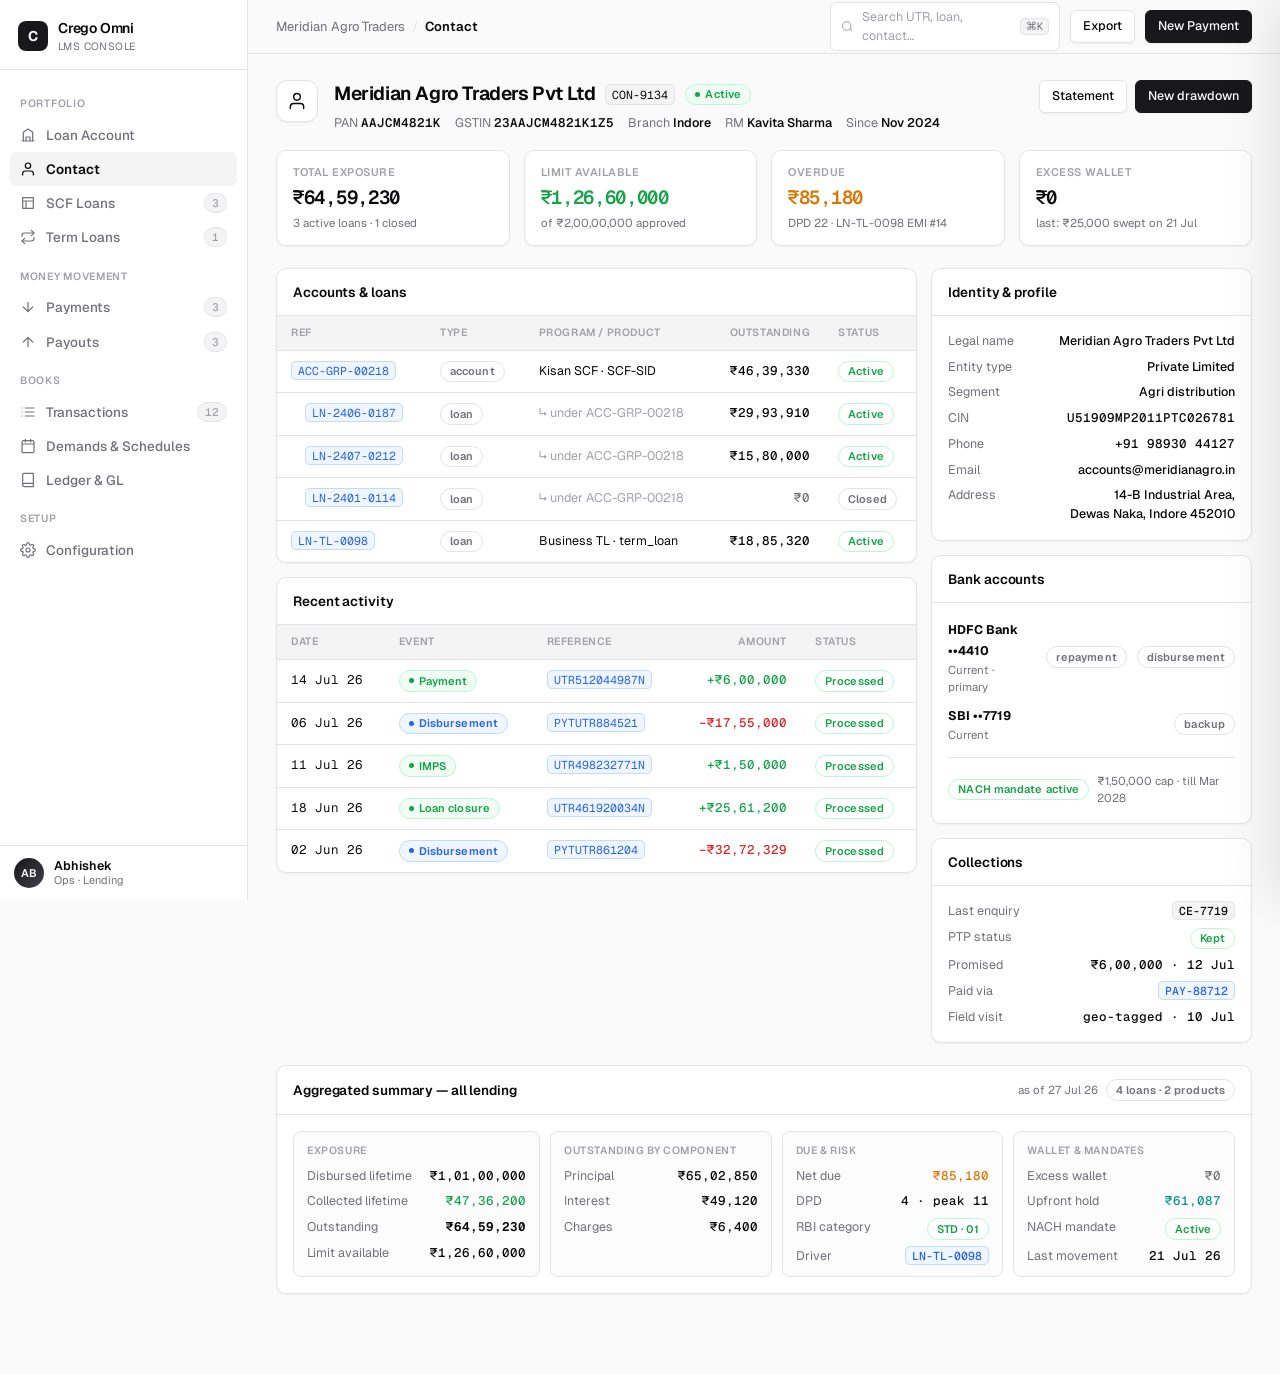
<file: lms-redesign/contact.html>
<!DOCTYPE html>
<html lang="en">
<head>
<meta charset="UTF-8">
<meta name="viewport" content="width=device-width, initial-scale=1.0">
<title>Crego Omni — LMS Console (Design)</title>
<link rel="preconnect" href="https://fonts.googleapis.com">
<link href="https://fonts.googleapis.com/css2?family=Geist:wght@400;500;600;700&family=Geist+Mono:wght@400;500;600&display=swap" rel="stylesheet">
<link rel="stylesheet" href="css/index.css">
</head>
<body>

<!-- ======================= SIDEBAR ======================= -->
<aside class="sidebar">
  <div class="brand">
    <div class="brand-mark">C</div>
    <div>
      <div class="brand-name">Crego Omni</div>
      <div class="brand-sub">LMS Console</div>
    </div>
  </div>
  <nav class="nav">
    <div class="nav-label">Portfolio</div>
    <button class="nav-item" data-view="account">
      <svg viewBox="0 0 24 24"><path d="M3 21h18M5 21V8l7-5 7 5v13M9 21v-6h6v6"/></svg>
      Loan Account
    </button>
    <button class="nav-item active" data-view="contact">
      <svg viewBox="0 0 24 24"><path d="M20 21v-2a4 4 0 0 0-4-4H8a4 4 0 0 0-4 4v2"/><circle cx="12" cy="7" r="4"/></svg>
      Contact
    </button>
    <button class="nav-item" data-view="loan-scf">
      <svg viewBox="0 0 24 24"><path d="M4 4h16v16H4zM4 9h16M9 9v11"/></svg>
      SCF Loans <span class="count">3</span>
    </button>
    <button class="nav-item" data-view="loan-term">
      <svg viewBox="0 0 24 24"><path d="m17 2 4 4-4 4"/><path d="M3 11v-1a4 4 0 0 1 4-4h14"/><path d="m7 22-4-4 4-4"/><path d="M21 13v1a4 4 0 0 1-4 4H3"/></svg>
      Term Loans <span class="count">1</span>
    </button>
    <div class="nav-label">Money Movement</div>
    <button class="nav-item" data-view="payment">
      <svg viewBox="0 0 24 24"><path d="M12 19V5M5 12l7 7 7-7"/></svg>
      Payments <span class="count">3</span>
    </button>
    <button class="nav-item" data-view="payout">
      <svg viewBox="0 0 24 24"><path d="M12 5v14M5 12l7-7 7 7"/></svg>
      Payouts <span class="count">3</span>
    </button>
    <div class="nav-label">Books</div>
    <button class="nav-item" data-view="transactions">
      <svg viewBox="0 0 24 24"><path d="M8 6h13M8 12h13M8 18h13M3 6h.01M3 12h.01M3 18h.01"/></svg>
      Transactions <span class="count">12</span>
    </button>
    <button class="nav-item" data-view="demands">
      <svg viewBox="0 0 24 24"><path d="M8 2v4M16 2v4M3 9h18M5 4h14a2 2 0 0 1 2 2v14a2 2 0 0 1-2 2H5a2 2 0 0 1-2-2V6a2 2 0 0 1 2-2z"/></svg>
      Demands &amp; Schedules
    </button>
    <button class="nav-item" data-view="ledger">
      <svg viewBox="0 0 24 24"><path d="M4 19.5A2.5 2.5 0 0 1 6.5 17H20M4 19.5A2.5 2.5 0 0 0 6.5 22H20V2H6.5A2.5 2.5 0 0 0 4 4.5z"/></svg>
      Ledger &amp; GL
    </button>
    <div class="nav-label">Setup</div>
    <button class="nav-item" data-view="configuration">
      <svg viewBox="0 0 24 24"><circle cx="12" cy="12" r="3"/><path d="M19.4 15a1.65 1.65 0 0 0 .33 1.82l.06.06a2 2 0 1 1-2.83 2.83l-.06-.06a1.65 1.65 0 0 0-1.82-.33 1.65 1.65 0 0 0-1 1.51V21a2 2 0 1 1-4 0v-.09a1.65 1.65 0 0 0-1-1.51 1.65 1.65 0 0 0-1.82.33l-.06.06a2 2 0 1 1-2.83-2.83l.06-.06a1.65 1.65 0 0 0 .33-1.82 1.65 1.65 0 0 0-1.51-1H3a2 2 0 1 1 0-4h.09a1.65 1.65 0 0 0 1.51-1 1.65 1.65 0 0 0-.33-1.82l-.06-.06a2 2 0 1 1 2.83-2.83l.06.06a1.65 1.65 0 0 0 1.82.33h.09a1.65 1.65 0 0 0 1-1.51V3a2 2 0 1 1 4 0v.09a1.65 1.65 0 0 0 1 1.51 1.65 1.65 0 0 0 1.82-.33l.06-.06a2 2 0 1 1 2.83 2.83l-.06.06a1.65 1.65 0 0 0-.33 1.82v.09a1.65 1.65 0 0 0 1.51 1H21a2 2 0 1 1 0 4h-.09a1.65 1.65 0 0 0-1.51 1z"/></svg>
      Configuration
    </button>
  </nav>
  <div class="sidebar-foot">
    <div class="avatar">AB</div>
    <div class="foot-meta">
      <div class="foot-name">Abhishek</div>
      <div class="foot-role">Ops · Lending</div>
    </div>
  </div>
</aside>

<!-- ======================= MAIN ======================= -->
<div class="main">
  <div class="topbar">
    <div class="crumbs" id="crumbs">
      <span>Meridian Agro Traders</span><span class="sep">/</span><b>Contact</b>
    </div>
    <div class="topbar-right">
      <div class="search">
        <svg width="13" height="13" viewBox="0 0 24 24" fill="none" stroke="currentColor" stroke-width="2"><circle cx="11" cy="11" r="8"/><path d="m21 21-4.3-4.3"/></svg>
        Search UTR, loan, contact…
        <kbd>⌘K</kbd>
      </div>
      <button class="btn">Export</button>
      <button class="btn primary">New Payment</button>
    </div>
  </div>

  <!-- ======================================================
       VIEW: CONTACT (customer 360)
  ======================================================= -->
  <section class="view active" id="view-contact">
    <div class="page-head">
      <div class="page-icon"><svg viewBox="0 0 24 24"><path d="M20 21v-2a4 4 0 0 0-4-4H8a4 4 0 0 0-4 4v2"/><circle cx="12" cy="7" r="4"/></svg></div>
      <div>
        <div class="page-title">
          <h1>Meridian Agro Traders Pvt Ltd</h1>
          <span class="ref">CON-9134</span>
          <span class="badge green"><span class="dot"></span>Active</span>
        </div>
        <div class="page-meta">
          <span>PAN <b class="mono">AAJCM4821K</b></span>
          <span>GSTIN <b class="mono">23AAJCM4821K1Z5</b></span>
          <span>Branch <b>Indore</b></span>
          <span>RM <b>Kavita Sharma</b></span>
          <span>Since <b>Nov 2024</b></span>
        </div>
      </div>
      <div class="page-actions">
        <button class="btn">Statement</button>
        <button class="btn primary">New drawdown</button>
      </div>
    </div>

    <div class="grid g4">
      <div class="card stat"><div class="k">Total exposure</div><div class="v">₹64,59,230</div><div class="d">3 active loans · 1 closed</div></div>
      <div class="card stat"><div class="k">Limit available</div><div class="v" style="color:var(--green)">₹1,26,60,000</div><div class="d">of ₹2,00,00,000 approved</div></div>
      <div class="card stat"><div class="k">Overdue</div><div class="v" style="color:var(--amber)">₹85,180</div><div class="d">DPD 22 · LN-TL-0098 EMI #14</div></div>
      <div class="card stat"><div class="k">Excess wallet</div><div class="v">₹0</div><div class="d">last: ₹25,000 swept on 21 Jul</div></div>
    </div>

    <div class="grid g23 mt-lg">
      <div style="display:flex;flex-direction:column;gap:14px">
        <div class="card">
          <div class="card-h"><h3>Accounts &amp; loans</h3></div>
          <div class="card-b flush">
            <table>
              <thead><tr><th>Ref</th><th>Type</th><th>Program / Product</th><th class="r">Outstanding</th><th>Status</th></tr></thead>
              <tbody>
                <tr><td><span class="ref link">ACC-GRP-00218</span></td><td><span class="badge outline">account</span></td><td>Kisan SCF · SCF-SID</td><td class="r amt">₹46,39,330</td><td><span class="badge green outline">Active</span></td></tr>
                <tr><td style="padding-left:28px"><span class="ref link">LN-2406-0187</span></td><td><span class="badge outline">loan</span></td><td class="sub">↳ under ACC-GRP-00218</td><td class="r amt">₹29,93,910</td><td><span class="badge green outline">Active</span></td></tr>
                <tr><td style="padding-left:28px"><span class="ref link">LN-2407-0212</span></td><td><span class="badge outline">loan</span></td><td class="sub">↳ under ACC-GRP-00218</td><td class="r amt">₹15,80,000</td><td><span class="badge green outline">Active</span></td></tr>
                <tr><td style="padding-left:28px"><span class="ref link">LN-2401-0114</span></td><td><span class="badge outline">loan</span></td><td class="sub">↳ under ACC-GRP-00218</td><td class="r amt dim">₹0</td><td><span class="badge outline">Closed</span></td></tr>
                <tr><td><span class="ref link">LN-TL-0098</span></td><td><span class="badge outline">loan</span></td><td>Business TL · term_loan</td><td class="r amt">₹18,85,320</td><td><span class="badge green outline">Active</span></td></tr>
              </tbody>
            </table>
          </div>
        </div>

        <div class="card">
          <div class="card-h"><h3>Recent activity</h3></div>
          <div class="card-b flush">
            <table>
              <thead><tr><th>Date</th><th>Event</th><th>Reference</th><th class="r">Amount</th><th>Status</th></tr></thead>
              <tbody>
                <tr><td class="num">14 Jul 26</td><td><span class="badge green"><span class="dot"></span>Payment</span></td><td><span class="ref link">UTR512044987N</span></td><td class="r amt pos">+₹6,00,000</td><td><span class="badge green outline">Processed</span></td></tr>
                <tr><td class="num">06 Jul 26</td><td><span class="badge blue"><span class="dot"></span>Disbursement</span></td><td><span class="ref link">PYTUTR884521</span></td><td class="r amt neg">−₹17,55,000</td><td><span class="badge green outline">Processed</span></td></tr>
                <tr><td class="num">11 Jul 26</td><td><span class="badge green"><span class="dot"></span>IMPS</span></td><td><span class="ref link">UTR498232771N</span></td><td class="r amt pos">+₹1,50,000</td><td><span class="badge green outline">Processed</span></td></tr>
                <tr><td class="num">18 Jun 26</td><td><span class="badge green"><span class="dot"></span>Loan closure</span></td><td><span class="ref link">UTR461920034N</span></td><td class="r amt pos">+₹25,61,200</td><td><span class="badge green outline">Processed</span></td></tr>
                <tr><td class="num">02 Jun 26</td><td><span class="badge blue"><span class="dot"></span>Disbursement</span></td><td><span class="ref link">PYTUTR861204</span></td><td class="r amt neg">−₹32,72,329</td><td><span class="badge green outline">Processed</span></td></tr>
              </tbody>
            </table>
          </div>
        </div>
      </div>

      <div style="display:flex;flex-direction:column;gap:14px">
        <div class="card">
          <div class="card-h"><h3>Identity &amp; profile</h3></div>
          <div class="card-b">
            <dl class="kv">
              <dt>Legal name</dt><dd>Meridian Agro Traders Pvt Ltd</dd>
              <dt>Entity type</dt><dd>Private Limited</dd>
              <dt>Segment</dt><dd>Agri distribution</dd>
              <dt>CIN</dt><dd class="mono">U51909MP2011PTC026781</dd>
              <dt>Phone</dt><dd class="mono">+91 98930 44127</dd>
              <dt>Email</dt><dd>accounts@meridianagro.in</dd>
              <dt>Address</dt><dd style="text-align:right">14-B Industrial Area,<br>Dewas Naka, Indore 452010</dd>
            </dl>
          </div>
        </div>

        <div class="card">
          <div class="card-h"><h3>Bank accounts</h3></div>
          <div class="card-b">
            <div style="display:flex;flex-direction:column;gap:10px">
              <div style="display:flex;align-items:center;gap:10px">
                <div style="flex:1"><b style="font-size:12.5px">HDFC Bank ••4410</b><div class="small mut">Current · primary</div></div>
                <span class="badge outline">repayment</span><span class="badge outline">disbursement</span>
              </div>
              <div style="display:flex;align-items:center;gap:10px">
                <div style="flex:1"><b style="font-size:12.5px">SBI ••7719</b><div class="small mut">Current</div></div>
                <span class="badge outline">backup</span>
              </div>
            </div>
            <div class="divider"></div>
            <div style="display:flex;align-items:center;gap:8px">
              <span class="badge green outline">NACH mandate active</span>
              <span class="small mut">₹1,50,000 cap · till Mar 2028</span>
            </div>
          </div>
        </div>

        <div class="card">
          <div class="card-h"><h3>Collections</h3></div>
          <div class="card-b">
            <dl class="kv">
              <dt>Last enquiry</dt><dd><span class="ref">CE-7719</span></dd>
              <dt>PTP status</dt><dd><span class="badge green outline">Kept</span></dd>
              <dt>Promised</dt><dd class="num">₹6,00,000 · 12 Jul</dd>
              <dt>Paid via</dt><dd><span class="ref link">PAY-88712</span></dd>
              <dt>Field visit</dt><dd class="num">geo-tagged · 10 Jul</dd>
            </dl>
          </div>
        </div>
      </div>
    </div>

    <div class="card mt-lg">
      <div class="card-h">
        <h3>Aggregated summary — all lending</h3>
        <div class="right"><span class="small mut">as of 27 Jul 26</span><span class="badge outline">4 loans · 2 products</span></div>
      </div>
      <div class="card-b">
        <div class="grid g4" style="gap:10px">
          <div class="blk">
            <div class="blk-t">Exposure</div>
            <dl class="kv">
              <dt>Disbursed lifetime</dt><dd class="amt">₹1,01,00,000</dd>
              <dt>Collected lifetime</dt><dd class="amt pos">₹47,36,200</dd>
              <dt>Outstanding</dt><dd class="amt" style="font-weight:650">₹64,59,230</dd>
              <dt>Limit available</dt><dd class="amt">₹1,26,60,000</dd>
            </dl>
          </div>
          <div class="blk">
            <div class="blk-t">Outstanding by component</div>
            <dl class="kv">
              <dt>Principal</dt><dd class="amt">₹65,02,850</dd>
              <dt>Interest</dt><dd class="amt">₹49,120</dd>
              <dt>Charges</dt><dd class="amt">₹6,400</dd>
            </dl>
          </div>
          <div class="blk">
            <div class="blk-t">Due &amp; risk</div>
            <dl class="kv">
              <dt>Net due</dt><dd class="amt" style="color:var(--amber)">₹85,180</dd>
              <dt>DPD</dt><dd class="num">4 · peak 11</dd>
              <dt>RBI category</dt><dd><span class="badge green outline">STD · 01</span></dd>
              <dt>Driver</dt><dd><span class="ref link">LN-TL-0098</span></dd>
            </dl>
          </div>
          <div class="blk">
            <div class="blk-t">Wallet &amp; mandates</div>
            <dl class="kv">
              <dt>Excess wallet</dt><dd class="amt dim">₹0</dd>
              <dt>Upfront hold</dt><dd class="amt" style="color:var(--teal)">₹61,087</dd>
              <dt>NACH mandate</dt><dd><span class="badge green outline">Active</span></dd>
              <dt>Last movement</dt><dd class="num">21 Jul 26</dd>
            </dl>
          </div>
        </div>
      </div>
    </div>
  </section>

</div>

<!-- ======================= RESOURCE DRAWER ======================= -->
<div class="scrim" id="scrim"></div>
<aside class="drawer" id="drawer">
  <div class="drawer-h" style="position:relative">
    <div class="drawer-type" id="dType">Resource</div>
    <div class="drawer-title" id="dTitle">—</div>
    <div class="drawer-badges" id="dBadges"></div>
    <button class="drawer-x" id="dClose" aria-label="Close">✕</button>
  </div>
  <div class="drawer-b" id="dBody"></div>
  <div class="drawer-f">
    <button class="btn" id="dCopy">Copy ref</button>
    <button class="btn primary" id="dOpen">Open full page →</button>
  </div>
</aside>

<!-- load order matters: data -> nav -> drawer -> refs -> tabs -> filters -->
<script src="js/data.js"></script>
<script src="js/nav.js"></script>
<script src="js/drawer.js"></script>
<script src="js/refs.js"></script>
<script src="js/tabs.js"></script>
<script src="js/filters.js"></script>
<script src="js/schedule.js"></script>
</body>
</html>
</file>
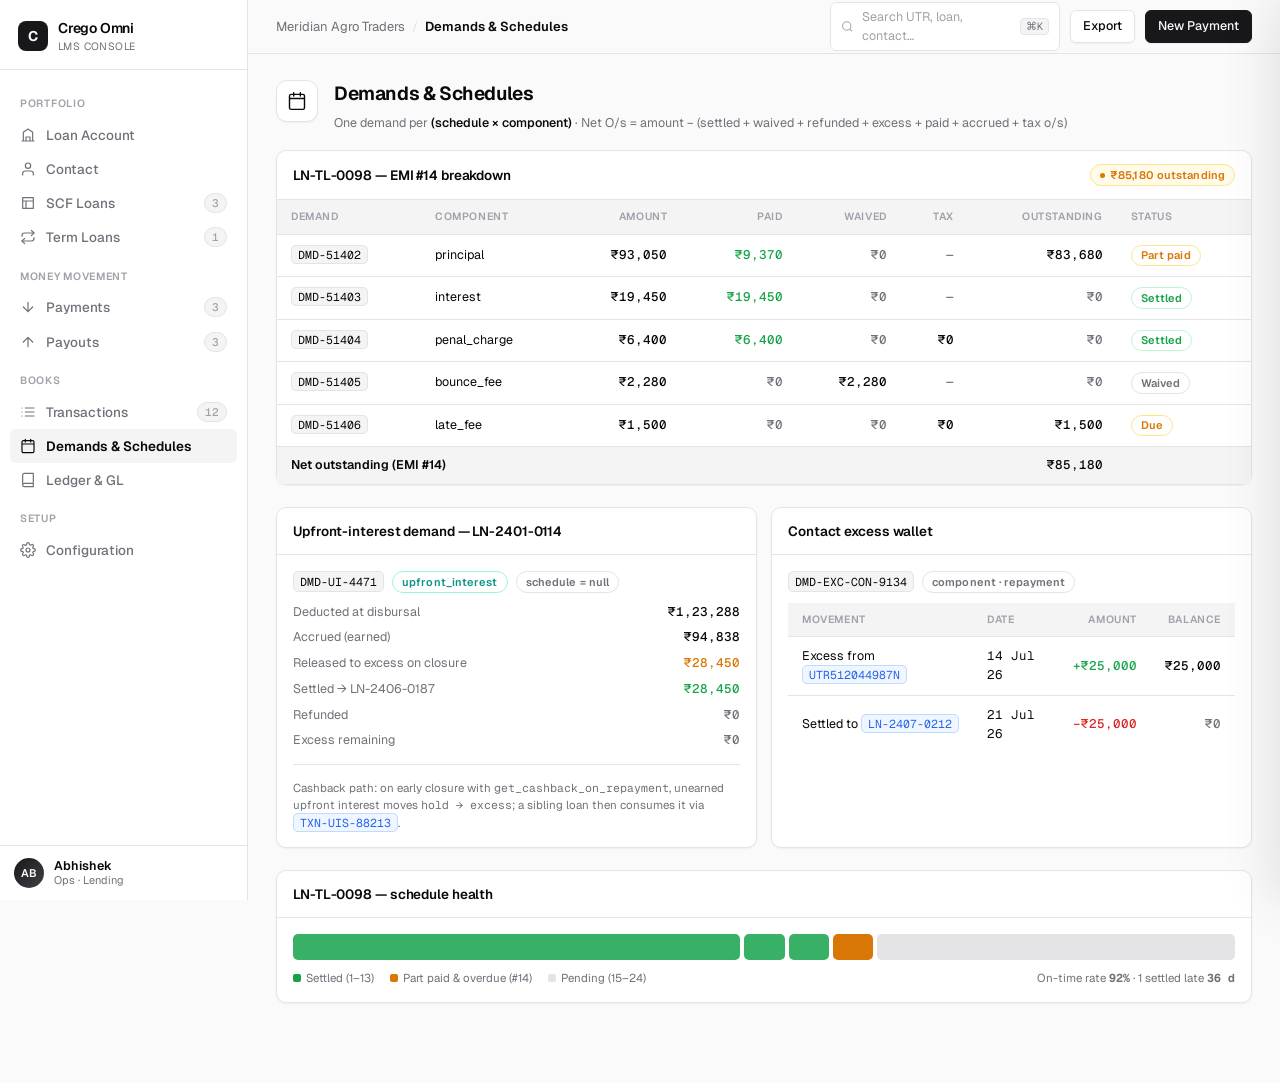
<file: lms-redesign/demands.html>
<!DOCTYPE html>
<html lang="en">
<head>
<meta charset="UTF-8">
<meta name="viewport" content="width=device-width, initial-scale=1.0">
<title>Crego Omni — LMS Console (Design)</title>
<link rel="preconnect" href="https://fonts.googleapis.com">
<link href="https://fonts.googleapis.com/css2?family=Geist:wght@400;500;600;700&family=Geist+Mono:wght@400;500;600&display=swap" rel="stylesheet">
<link rel="stylesheet" href="css/index.css">
</head>
<body>

<!-- ======================= SIDEBAR ======================= -->
<aside class="sidebar">
  <div class="brand">
    <div class="brand-mark">C</div>
    <div>
      <div class="brand-name">Crego Omni</div>
      <div class="brand-sub">LMS Console</div>
    </div>
  </div>
  <nav class="nav">
    <div class="nav-label">Portfolio</div>
    <button class="nav-item" data-view="account">
      <svg viewBox="0 0 24 24"><path d="M3 21h18M5 21V8l7-5 7 5v13M9 21v-6h6v6"/></svg>
      Loan Account
    </button>
    <button class="nav-item" data-view="contact">
      <svg viewBox="0 0 24 24"><path d="M20 21v-2a4 4 0 0 0-4-4H8a4 4 0 0 0-4 4v2"/><circle cx="12" cy="7" r="4"/></svg>
      Contact
    </button>
    <button class="nav-item" data-view="loan-scf">
      <svg viewBox="0 0 24 24"><path d="M4 4h16v16H4zM4 9h16M9 9v11"/></svg>
      SCF Loans <span class="count">3</span>
    </button>
    <button class="nav-item" data-view="loan-term">
      <svg viewBox="0 0 24 24"><path d="m17 2 4 4-4 4"/><path d="M3 11v-1a4 4 0 0 1 4-4h14"/><path d="m7 22-4-4 4-4"/><path d="M21 13v1a4 4 0 0 1-4 4H3"/></svg>
      Term Loans <span class="count">1</span>
    </button>
    <div class="nav-label">Money Movement</div>
    <button class="nav-item" data-view="payment">
      <svg viewBox="0 0 24 24"><path d="M12 19V5M5 12l7 7 7-7"/></svg>
      Payments <span class="count">3</span>
    </button>
    <button class="nav-item" data-view="payout">
      <svg viewBox="0 0 24 24"><path d="M12 5v14M5 12l7-7 7 7"/></svg>
      Payouts <span class="count">3</span>
    </button>
    <div class="nav-label">Books</div>
    <button class="nav-item" data-view="transactions">
      <svg viewBox="0 0 24 24"><path d="M8 6h13M8 12h13M8 18h13M3 6h.01M3 12h.01M3 18h.01"/></svg>
      Transactions <span class="count">12</span>
    </button>
    <button class="nav-item active" data-view="demands">
      <svg viewBox="0 0 24 24"><path d="M8 2v4M16 2v4M3 9h18M5 4h14a2 2 0 0 1 2 2v14a2 2 0 0 1-2 2H5a2 2 0 0 1-2-2V6a2 2 0 0 1 2-2z"/></svg>
      Demands &amp; Schedules
    </button>
    <button class="nav-item" data-view="ledger">
      <svg viewBox="0 0 24 24"><path d="M4 19.5A2.5 2.5 0 0 1 6.5 17H20M4 19.5A2.5 2.5 0 0 0 6.5 22H20V2H6.5A2.5 2.5 0 0 0 4 4.5z"/></svg>
      Ledger &amp; GL
    </button>
    <div class="nav-label">Setup</div>
    <button class="nav-item" data-view="configuration">
      <svg viewBox="0 0 24 24"><circle cx="12" cy="12" r="3"/><path d="M19.4 15a1.65 1.65 0 0 0 .33 1.82l.06.06a2 2 0 1 1-2.83 2.83l-.06-.06a1.65 1.65 0 0 0-1.82-.33 1.65 1.65 0 0 0-1 1.51V21a2 2 0 1 1-4 0v-.09a1.65 1.65 0 0 0-1-1.51 1.65 1.65 0 0 0-1.82.33l-.06.06a2 2 0 1 1-2.83-2.83l.06-.06a1.65 1.65 0 0 0 .33-1.82 1.65 1.65 0 0 0-1.51-1H3a2 2 0 1 1 0-4h.09a1.65 1.65 0 0 0 1.51-1 1.65 1.65 0 0 0-.33-1.82l-.06-.06a2 2 0 1 1 2.83-2.83l.06.06a1.65 1.65 0 0 0 1.82.33h.09a1.65 1.65 0 0 0 1-1.51V3a2 2 0 1 1 4 0v.09a1.65 1.65 0 0 0 1 1.51 1.65 1.65 0 0 0 1.82-.33l.06-.06a2 2 0 1 1 2.83 2.83l-.06.06a1.65 1.65 0 0 0-.33 1.82v.09a1.65 1.65 0 0 0 1.51 1H21a2 2 0 1 1 0 4h-.09a1.65 1.65 0 0 0-1.51 1z"/></svg>
      Configuration
    </button>
  </nav>
  <div class="sidebar-foot">
    <div class="avatar">AB</div>
    <div class="foot-meta">
      <div class="foot-name">Abhishek</div>
      <div class="foot-role">Ops · Lending</div>
    </div>
  </div>
</aside>

<!-- ======================= MAIN ======================= -->
<div class="main">
  <div class="topbar">
    <div class="crumbs" id="crumbs">
      <span>Meridian Agro Traders</span><span class="sep">/</span><b>Demands &amp; Schedules</b>
    </div>
    <div class="topbar-right">
      <div class="search">
        <svg width="13" height="13" viewBox="0 0 24 24" fill="none" stroke="currentColor" stroke-width="2"><circle cx="11" cy="11" r="8"/><path d="m21 21-4.3-4.3"/></svg>
        Search UTR, loan, contact…
        <kbd>⌘K</kbd>
      </div>
      <button class="btn">Export</button>
      <button class="btn primary">New Payment</button>
    </div>
  </div>

  <!-- ======================================================
       VIEW: DEMANDS & SCHEDULES
  ======================================================= -->
  <section class="view active" id="view-demands">
    <div class="page-head">
      <div class="page-icon"><svg viewBox="0 0 24 24"><path d="M8 2v4M16 2v4M3 9h18M5 4h14a2 2 0 0 1 2 2v14a2 2 0 0 1-2 2H5a2 2 0 0 1-2-2V6a2 2 0 0 1 2-2z"/></svg></div>
      <div>
        <div class="page-title"><h1>Demands &amp; Schedules</h1></div>
        <div class="page-meta"><span>One demand per <b>(schedule × component)</b> · Net O/s = amount − (settled + waived + refunded + excess + paid + accrued + tax o/s)</span></div>
      </div>
    </div>

    <!-- EMI grid -->
    <div class="card">
      <div class="card-h">
        <h3>LN-TL-0098 — EMI #14 breakdown</h3>
        <div class="right"><span class="badge amber"><span class="dot"></span>₹85,180 outstanding</span></div>
      </div>
      <div class="card-b flush">
        <table>
          <thead><tr>
            <th>Demand</th><th>Component</th><th class="r">Amount</th><th class="r">Paid</th><th class="r">Waived</th><th class="r">Tax</th><th class="r">Outstanding</th><th>Status</th>
          </tr></thead>
          <tbody>
            <tr><td><span class="ref">DMD-51402</span></td><td>principal</td><td class="r amt">₹93,050</td><td class="r amt pos">₹9,370</td><td class="r amt dim">₹0</td><td class="r amt dim">—</td><td class="r amt">₹83,680</td><td><span class="badge amber outline">Part paid</span></td></tr>
            <tr><td><span class="ref">DMD-51403</span></td><td>interest</td><td class="r amt">₹19,450</td><td class="r amt pos">₹19,450</td><td class="r amt dim">₹0</td><td class="r amt dim">—</td><td class="r amt dim">₹0</td><td><span class="badge green outline">Settled</span></td></tr>
            <tr><td><span class="ref">DMD-51404</span></td><td>penal_charge</td><td class="r amt">₹6,400</td><td class="r amt pos">₹6,400</td><td class="r amt dim">₹0</td><td class="r amt">₹0</td><td class="r amt dim">₹0</td><td><span class="badge green outline">Settled</span></td></tr>
            <tr><td><span class="ref">DMD-51405</span></td><td>bounce_fee</td><td class="r amt">₹2,280</td><td class="r amt dim">₹0</td><td class="r amt">₹2,280</td><td class="r amt dim">—</td><td class="r amt dim">₹0</td><td><span class="badge outline">Waived</span></td></tr>
            <tr><td><span class="ref">DMD-51406</span></td><td>late_fee</td><td class="r amt">₹1,500</td><td class="r amt dim">₹0</td><td class="r amt dim">₹0</td><td class="r amt">₹0</td><td class="r amt">₹1,500</td><td><span class="badge amber outline">Due</span></td></tr>
          </tbody>
          <tfoot><tr><td colspan="6">Net outstanding (EMI #14)</td><td class="r amt">₹85,180</td><td></td></tr></tfoot>
        </table>
      </div>
    </div>

    <div class="grid g2 mt-lg">
      <!-- Upfront interest demand of closed loan -->
      <div class="card">
        <div class="card-h">
          <h3>Upfront-interest demand — LN-2401-0114</h3>
        </div>
        <div class="card-b">
          <div style="display:flex;align-items:center;gap:8px;margin-bottom:10px">
            <span class="ref">DMD-UI-4471</span>
            <span class="badge teal outline">upfront_interest</span>
            <span class="badge outline">schedule = null</span>
          </div>
          <dl class="kv">
            <dt>Deducted at disbursal</dt><dd class="amt">₹1,23,288</dd>
            <dt>Accrued (earned)</dt><dd class="amt">₹94,838</dd>
            <dt>Released to excess on closure</dt><dd class="amt" style="color:var(--amber)">₹28,450</dd>
            <dt>Settled → LN-2406-0187</dt><dd class="amt pos">₹28,450</dd>
            <dt>Refunded</dt><dd class="amt dim">₹0</dd>
            <dt>Excess remaining</dt><dd class="amt dim">₹0</dd>
          </dl>
          <div class="divider"></div>
          <div class="small mut">Cashback path: on early closure with <span class="mono">get_cashback_on_repayment</span>, unearned upfront interest moves <span class="mono">hold → excess</span>; a sibling loan then consumes it via <span class="ref link" data-nav="transactions">TXN-UIS-88213</span>.</div>
        </div>
      </div>

      <!-- Contact excess demand -->
      <div class="card">
        <div class="card-h">
          <h3>Contact excess wallet</h3>
        </div>
        <div class="card-b">
          <div style="display:flex;align-items:center;gap:8px;margin-bottom:10px">
            <span class="ref">DMD-EXC-CON-9134</span>
            <span class="badge outline">component · repayment</span>
          </div>
          <table>
            <thead><tr><th>Movement</th><th>Date</th><th class="r">Amount</th><th class="r">Balance</th></tr></thead>
            <tbody>
              <tr><td>Excess from <span class="ref link" data-nav="payment">UTR512044987N</span></td><td class="num">14 Jul 26</td><td class="r amt pos">+₹25,000</td><td class="r amt">₹25,000</td></tr>
              <tr><td>Settled to <span class="ref link" data-nav="loan">LN-2407-0212</span></td><td class="num">21 Jul 26</td><td class="r amt neg">−₹25,000</td><td class="r amt dim">₹0</td></tr>
            </tbody>
          </table>
        </div>
      </div>
    </div>

    <!-- Schedule strip -->
    <div class="card mt-lg">
      <div class="card-h"><h3>LN-TL-0098 — schedule health</h3></div>
      <div class="card-b">
        <div style="display:flex;gap:4px">
          <span style="flex:1;height:26px;border-radius:5px;background:#16a34a;opacity:.85" title="1–12 settled"></span>
          <span style="flex:.09;height:26px;border-radius:5px;background:#16a34a;opacity:.85"></span>
          <span style="flex:.09;height:26px;border-radius:5px;background:#16a34a;opacity:.85"></span>
          <span style="flex:.09;height:26px;border-radius:5px;background:#d97706" title="#14 part paid · overdue 22 d"></span>
          <span style="flex:.8;height:26px;border-radius:5px;background:var(--muted-2)" title="15–24 pending"></span>
        </div>
        <div class="legend">
          <span><i style="background:#16a34a"></i>Settled (1–13)</span>
          <span><i style="background:#d97706"></i>Part paid &amp; overdue (#14)</span>
          <span><i style="background:var(--muted-2)"></i>Pending (15–24)</span>
          <span style="margin-left:auto">On-time rate <b class="mono">92%</b> · 1 settled late <b class="mono">36 d</b></span>
        </div>
      </div>
    </div>
  </section>

</div>

<!-- ======================= RESOURCE DRAWER ======================= -->
<div class="scrim" id="scrim"></div>
<aside class="drawer" id="drawer">
  <div class="drawer-h" style="position:relative">
    <div class="drawer-type" id="dType">Resource</div>
    <div class="drawer-title" id="dTitle">—</div>
    <div class="drawer-badges" id="dBadges"></div>
    <button class="drawer-x" id="dClose" aria-label="Close">✕</button>
  </div>
  <div class="drawer-b" id="dBody"></div>
  <div class="drawer-f">
    <button class="btn" id="dCopy">Copy ref</button>
    <button class="btn primary" id="dOpen">Open full page →</button>
  </div>
</aside>

<!-- load order matters: data -> nav -> drawer -> refs -> tabs -> filters -->
<script src="js/data.js"></script>
<script src="js/nav.js"></script>
<script src="js/drawer.js"></script>
<script src="js/refs.js"></script>
<script src="js/tabs.js"></script>
<script src="js/filters.js"></script>
<script src="js/schedule.js"></script>
</body>
</html>
</file>
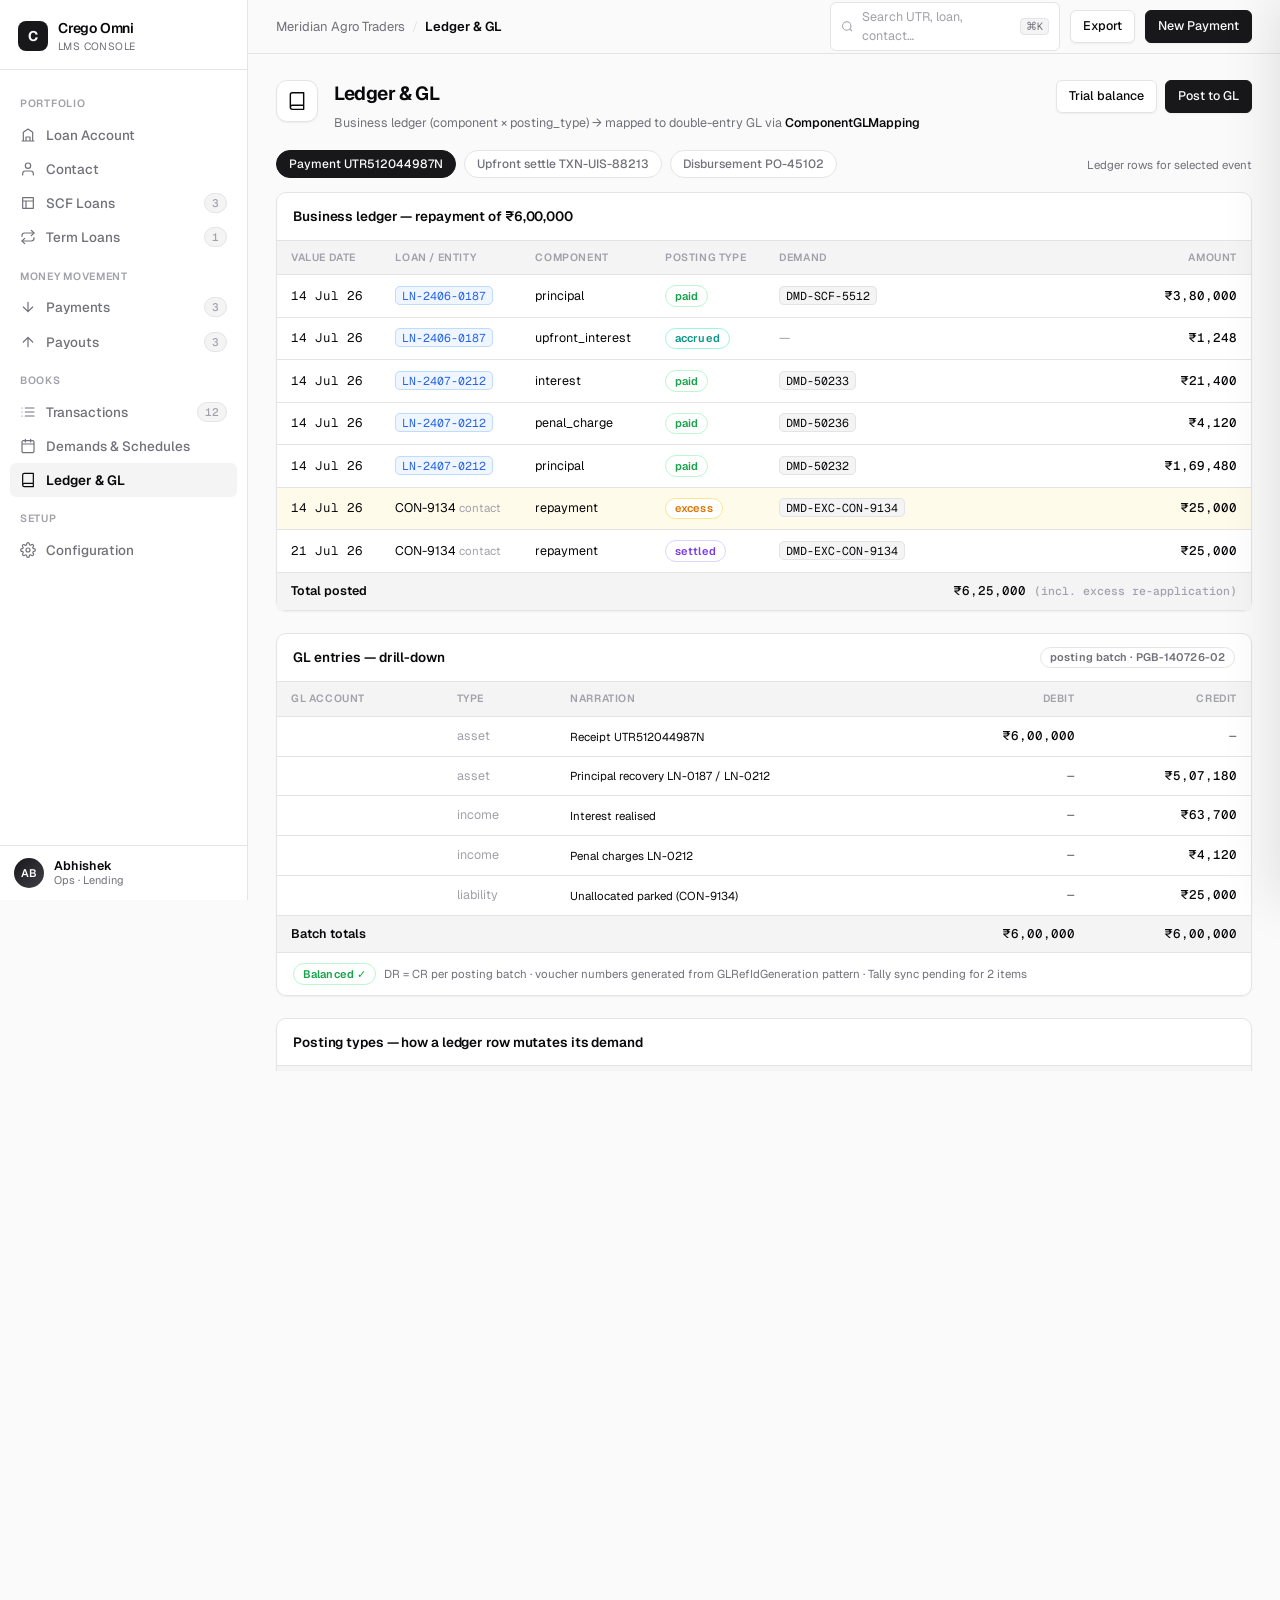
<file: lms-redesign/ledger.html>
<!DOCTYPE html>
<html lang="en">
<head>
<meta charset="UTF-8">
<meta name="viewport" content="width=device-width, initial-scale=1.0">
<title>Crego Omni — LMS Console (Design)</title>
<link rel="preconnect" href="https://fonts.googleapis.com">
<link href="https://fonts.googleapis.com/css2?family=Geist:wght@400;500;600;700&family=Geist+Mono:wght@400;500;600&display=swap" rel="stylesheet">
<link rel="stylesheet" href="css/index.css">
</head>
<body>

<!-- ======================= SIDEBAR ======================= -->
<aside class="sidebar">
  <div class="brand">
    <div class="brand-mark">C</div>
    <div>
      <div class="brand-name">Crego Omni</div>
      <div class="brand-sub">LMS Console</div>
    </div>
  </div>
  <nav class="nav">
    <div class="nav-label">Portfolio</div>
    <button class="nav-item" data-view="account">
      <svg viewBox="0 0 24 24"><path d="M3 21h18M5 21V8l7-5 7 5v13M9 21v-6h6v6"/></svg>
      Loan Account
    </button>
    <button class="nav-item" data-view="contact">
      <svg viewBox="0 0 24 24"><path d="M20 21v-2a4 4 0 0 0-4-4H8a4 4 0 0 0-4 4v2"/><circle cx="12" cy="7" r="4"/></svg>
      Contact
    </button>
    <button class="nav-item" data-view="loan-scf">
      <svg viewBox="0 0 24 24"><path d="M4 4h16v16H4zM4 9h16M9 9v11"/></svg>
      SCF Loans <span class="count">3</span>
    </button>
    <button class="nav-item" data-view="loan-term">
      <svg viewBox="0 0 24 24"><path d="m17 2 4 4-4 4"/><path d="M3 11v-1a4 4 0 0 1 4-4h14"/><path d="m7 22-4-4 4-4"/><path d="M21 13v1a4 4 0 0 1-4 4H3"/></svg>
      Term Loans <span class="count">1</span>
    </button>
    <div class="nav-label">Money Movement</div>
    <button class="nav-item" data-view="payment">
      <svg viewBox="0 0 24 24"><path d="M12 19V5M5 12l7 7 7-7"/></svg>
      Payments <span class="count">3</span>
    </button>
    <button class="nav-item" data-view="payout">
      <svg viewBox="0 0 24 24"><path d="M12 5v14M5 12l7-7 7 7"/></svg>
      Payouts <span class="count">3</span>
    </button>
    <div class="nav-label">Books</div>
    <button class="nav-item" data-view="transactions">
      <svg viewBox="0 0 24 24"><path d="M8 6h13M8 12h13M8 18h13M3 6h.01M3 12h.01M3 18h.01"/></svg>
      Transactions <span class="count">12</span>
    </button>
    <button class="nav-item" data-view="demands">
      <svg viewBox="0 0 24 24"><path d="M8 2v4M16 2v4M3 9h18M5 4h14a2 2 0 0 1 2 2v14a2 2 0 0 1-2 2H5a2 2 0 0 1-2-2V6a2 2 0 0 1 2-2z"/></svg>
      Demands &amp; Schedules
    </button>
    <button class="nav-item active" data-view="ledger">
      <svg viewBox="0 0 24 24"><path d="M4 19.5A2.5 2.5 0 0 1 6.5 17H20M4 19.5A2.5 2.5 0 0 0 6.5 22H20V2H6.5A2.5 2.5 0 0 0 4 4.5z"/></svg>
      Ledger &amp; GL
    </button>
    <div class="nav-label">Setup</div>
    <button class="nav-item" data-view="configuration">
      <svg viewBox="0 0 24 24"><circle cx="12" cy="12" r="3"/><path d="M19.4 15a1.65 1.65 0 0 0 .33 1.82l.06.06a2 2 0 1 1-2.83 2.83l-.06-.06a1.65 1.65 0 0 0-1.82-.33 1.65 1.65 0 0 0-1 1.51V21a2 2 0 1 1-4 0v-.09a1.65 1.65 0 0 0-1-1.51 1.65 1.65 0 0 0-1.82.33l-.06.06a2 2 0 1 1-2.83-2.83l.06-.06a1.65 1.65 0 0 0 .33-1.82 1.65 1.65 0 0 0-1.51-1H3a2 2 0 1 1 0-4h.09a1.65 1.65 0 0 0 1.51-1 1.65 1.65 0 0 0-.33-1.82l-.06-.06a2 2 0 1 1 2.83-2.83l.06.06a1.65 1.65 0 0 0 1.82.33h.09a1.65 1.65 0 0 0 1-1.51V3a2 2 0 1 1 4 0v.09a1.65 1.65 0 0 0 1 1.51 1.65 1.65 0 0 0 1.82-.33l.06-.06a2 2 0 1 1 2.83 2.83l-.06.06a1.65 1.65 0 0 0-.33 1.82v.09a1.65 1.65 0 0 0 1.51 1H21a2 2 0 1 1 0 4h-.09a1.65 1.65 0 0 0-1.51 1z"/></svg>
      Configuration
    </button>
  </nav>
  <div class="sidebar-foot">
    <div class="avatar">AB</div>
    <div class="foot-meta">
      <div class="foot-name">Abhishek</div>
      <div class="foot-role">Ops · Lending</div>
    </div>
  </div>
</aside>

<!-- ======================= MAIN ======================= -->
<div class="main">
  <div class="topbar">
    <div class="crumbs" id="crumbs">
      <span>Meridian Agro Traders</span><span class="sep">/</span><b>Ledger &amp; GL</b>
    </div>
    <div class="topbar-right">
      <div class="search">
        <svg width="13" height="13" viewBox="0 0 24 24" fill="none" stroke="currentColor" stroke-width="2"><circle cx="11" cy="11" r="8"/><path d="m21 21-4.3-4.3"/></svg>
        Search UTR, loan, contact…
        <kbd>⌘K</kbd>
      </div>
      <button class="btn">Export</button>
      <button class="btn primary">New Payment</button>
    </div>
  </div>

  <!-- ======================================================
       VIEW: LEDGER & GL
  ======================================================= -->
  <section class="view active" id="view-ledger">
    <div class="page-head">
      <div class="page-icon"><svg viewBox="0 0 24 24"><path d="M4 19.5A2.5 2.5 0 0 1 6.5 17H20M4 19.5A2.5 2.5 0 0 0 6.5 22H20V2H6.5A2.5 2.5 0 0 0 4 4.5z"/></svg></div>
      <div>
        <div class="page-title"><h1>Ledger &amp; GL</h1></div>
        <div class="page-meta"><span>Business ledger (component × posting_type) → mapped to double-entry GL via <b>ComponentGLMapping</b></span></div>
      </div>
      <div class="page-actions"><button class="btn">Trial balance</button><button class="btn primary">Post to GL</button></div>
    </div>

    <div class="filters">
      <button class="fchip on">Payment UTR512044987N</button>
      <button class="fchip">Upfront settle TXN-UIS-88213</button>
      <button class="fchip">Disbursement PO-45102</button>
      <span style="margin-left:auto" class="small mut">Ledger rows for selected event</span>
    </div>

    <div class="card">
      <div class="card-h">
        <h3>Business ledger — repayment of ₹6,00,000</h3>
      </div>
      <div class="card-b flush">
        <table>
          <thead><tr>
            <th>Value date</th><th>Loan / Entity</th><th>Component</th><th>Posting type</th><th>Demand</th><th class="r">Amount</th>
          </tr></thead>
          <tbody>
            <tr><td class="num">14 Jul 26</td><td><span class="ref link" data-nav="loan">LN-2406-0187</span></td><td>principal</td><td><span class="badge green outline">paid</span></td><td><span class="ref">DMD-SCF-5512</span></td><td class="r amt">₹3,80,000</td></tr>
            <tr><td class="num">14 Jul 26</td><td><span class="ref link" data-nav="loan">LN-2406-0187</span></td><td>upfront_interest</td><td><span class="badge teal outline">accrued</span></td><td class="sub">—</td><td class="r amt">₹1,248</td></tr>
            <tr><td class="num">14 Jul 26</td><td><span class="ref link" data-nav="loan">LN-2407-0212</span></td><td>interest</td><td><span class="badge green outline">paid</span></td><td><span class="ref">DMD-50233</span></td><td class="r amt">₹21,400</td></tr>
            <tr><td class="num">14 Jul 26</td><td><span class="ref link" data-nav="loan">LN-2407-0212</span></td><td>penal_charge</td><td><span class="badge green outline">paid</span></td><td><span class="ref">DMD-50236</span></td><td class="r amt">₹4,120</td></tr>
            <tr><td class="num">14 Jul 26</td><td><span class="ref link" data-nav="loan">LN-2407-0212</span></td><td>principal</td><td><span class="badge green outline">paid</span></td><td><span class="ref">DMD-50232</span></td><td class="r amt">₹1,69,480</td></tr>
            <tr style="background:var(--amber-bg)"><td class="num">14 Jul 26</td><td>CON-9134 <span class="sub small">contact</span></td><td>repayment</td><td><span class="badge amber outline">excess</span></td><td><span class="ref">DMD-EXC-CON-9134</span></td><td class="r amt">₹25,000</td></tr>
            <tr><td class="num">21 Jul 26</td><td>CON-9134 <span class="sub small">contact</span></td><td>repayment</td><td><span class="badge violet outline">settled</span></td><td><span class="ref">DMD-EXC-CON-9134</span></td><td class="r amt">₹25,000</td></tr>
          </tbody>
          <tfoot><tr><td colspan="5">Total posted</td><td class="r amt">₹6,25,000 <span class="sub small">(incl. excess re-application)</span></td></tr></tfoot>
        </table>
      </div>
    </div>

    <!-- GL double entry -->
    <div class="card mt-lg">
      <div class="card-h">
        <h3>GL entries — drill-down</h3>
        <div class="right"><span class="badge outline">posting batch · PGB-140726-02</span></div>
      </div>
      <div class="card-b flush">
        <table>
          <thead><tr>
            <th>GL account</th><th>Type</th><th>Narration</th><th class="r">Debit</th><th class="r">Credit</th>
          </tr></thead>
          <tbody>
            <tr><td></td><td class="sub">asset</td><td class="small">Receipt UTR512044987N</td><td class="r amt">₹6,00,000</td><td class="r amt dim">—</td></tr>
            <tr><td></td><td class="sub">asset</td><td class="small">Principal recovery LN-0187 / LN-0212</td><td class="r amt dim">—</td><td class="r amt">₹5,07,180</td></tr>
            <tr><td></td><td class="sub">income</td><td class="small">Interest realised</td><td class="r amt dim">—</td><td class="r amt">₹63,700</td></tr>
            <tr><td></td><td class="sub">income</td><td class="small">Penal charges LN-0212</td><td class="r amt dim">—</td><td class="r amt">₹4,120</td></tr>
            <tr><td></td><td class="sub">liability</td><td class="small">Unallocated parked (CON-9134)</td><td class="r amt dim">—</td><td class="r amt">₹25,000</td></tr>
          </tbody>
          <tfoot><tr><td colspan="3">Batch totals</td><td class="r amt">₹6,00,000</td><td class="r amt">₹6,00,000</td></tr></tfoot>
        </table>
      </div>
      <div class="card-b" style="border-top:1px solid var(--border);padding:10px 16px;display:flex;gap:8px;align-items:center">
        <span class="badge green outline">Balanced ✓</span>
        <span class="small mut">DR = CR per posting batch · voucher numbers generated from GLRefIdGeneration pattern · Tally sync pending for 2 items</span>
      </div>
    </div>

    <div class="card mt-lg">
      <div class="card-h">
        <h3>Posting types — how a ledger row mutates its demand</h3>
      </div>
      <div class="card-b flush">
        <table>
          <thead><tr><th>Posting type</th><th>Demand bucket moved</th><th>Example</th><th class="r">Was → Δ → Now</th><th>Event</th></tr></thead>
          <tbody>
            <tr><td><span class="badge blue outline">outstanding</span></td><td>outstanding ↑ <span class="sub small">(receivable created)</span></td><td>principal · LN-2406-0187</td><td class="r num">0 → <b style="color:var(--blue)">+34,00,000</b> → 34,00,000</td><td><span class="ref link">PYTUTR861204</span></td></tr>
            <tr><td><span class="badge blue outline">accrued</span></td><td>accrued ↑ · outstanding ↑ <span class="sub small">(income earned)</span></td><td>interest · LN-TL-0098</td><td class="r num">0 → <b style="color:var(--blue)">+19,450</b> → 19,450</td><td><span class="ref">TXN-ACR-72410</span></td></tr>
            <tr><td><span class="badge green outline">paid</span></td><td>paid ↑ · outstanding ↓</td><td>principal · LN-2406-0187</td><td class="r num">0 → <b style="color:var(--green)">+3,80,000</b> → 3,80,000</td><td><span class="ref link">UTR512044987N</span></td></tr>
            <tr><td><span class="badge green outline">tax_paid</span></td><td>tax_paid ↑ · tax ↓</td><td>GST on service_fee</td><td class="r num">360 → <b style="color:var(--green)">+360</b> → paid</td><td><span class="ref link">TXN-UIS-88213</span></td></tr>
            <tr><td><span class="badge teal outline">hold</span></td><td>hold ↑ <span class="sub small">(collected, not yet earned)</span></td><td>upfront_interest · LN-2406-0187</td><td class="r num">0 → <b style="color:var(--teal)">+1,13,178</b> → 1,13,178</td><td><span class="ref link">PYTUTR861204</span></td></tr>
            <tr><td><span class="badge amber outline">deducted</span></td><td>settled at source from payout</td><td>processing_fee · LN-2406-0187</td><td class="r num">0 → <b style="color:var(--amber)">+14,493</b> → 14,493</td><td><span class="ref link">PYTUTR861204</span></td></tr>
            <tr><td><span class="badge amber outline">excess</span></td><td>excess ↑ <span class="sub small">(unallocated parked)</span></td><td>repayment · wallet CON-9134</td><td class="r num">0 → <b style="color:var(--amber)">+25,000</b> → 25,000</td><td><span class="ref link">UTR512044987N</span></td></tr>
            <tr><td><span class="badge violet outline">settled</span></td><td>excess ↓ · settled ↑ <span class="sub small">(excess consumed)</span></td><td>upfront_interest · DMD-UI-4471</td><td class="r num">28,450 → <b style="color:var(--violet)">−28,450</b> → 0</td><td><span class="ref link">TXN-UIS-88213</span></td></tr>
            <tr><td><span class="badge outline">waived</span></td><td>waived ↑ · outstanding ↓</td><td>bounce_fee · LN-TL-0098</td><td class="r num">2,280 → <b>−2,280</b> → 0</td><td><span class="ref link">LN-TL-0098</span></td></tr>
            <tr><td><span class="badge red outline">refunded</span></td><td>refunded ↑ · excess ↓ <span class="sub small">(returned to borrower)</span></td><td>repayment · wallet CON-9134</td><td class="r num">12,340 → <b style="color:var(--red)">−12,340</b> → 0</td><td><span class="ref link">PYTUTR812440</span></td></tr>
          </tbody>
        </table>
      </div>
    </div>

    <div class="callout mt">
      <svg viewBox="0 0 24 24"><circle cx="12" cy="12" r="10"/><path d="M12 16v-4M12 8h.01"/></svg>
      <span><b>Trace any rupee end-to-end:</b> <span class="mono">Payment(UTR) → Transaction(reference) → Ledger(component + posting_type + demand) → GLEntry(DR/CR + gl_account)</span> — and for cross-loan flows, the ledger's <span class="mono">demand</span> points at the source while its <span class="mono">account</span> points at the destination.</span>
    </div>
  </section>

</div>

<!-- ======================= RESOURCE DRAWER ======================= -->
<div class="scrim" id="scrim"></div>
<aside class="drawer" id="drawer">
  <div class="drawer-h" style="position:relative">
    <div class="drawer-type" id="dType">Resource</div>
    <div class="drawer-title" id="dTitle">—</div>
    <div class="drawer-badges" id="dBadges"></div>
    <button class="drawer-x" id="dClose" aria-label="Close">✕</button>
  </div>
  <div class="drawer-b" id="dBody"></div>
  <div class="drawer-f">
    <button class="btn" id="dCopy">Copy ref</button>
    <button class="btn primary" id="dOpen">Open full page →</button>
  </div>
</aside>

<!-- load order matters: data -> nav -> drawer -> refs -> tabs -> filters -->
<script src="js/data.js"></script>
<script src="js/nav.js"></script>
<script src="js/drawer.js"></script>
<script src="js/refs.js"></script>
<script src="js/tabs.js"></script>
<script src="js/filters.js"></script>
<script src="js/schedule.js"></script>
</body>
</html>
</file>
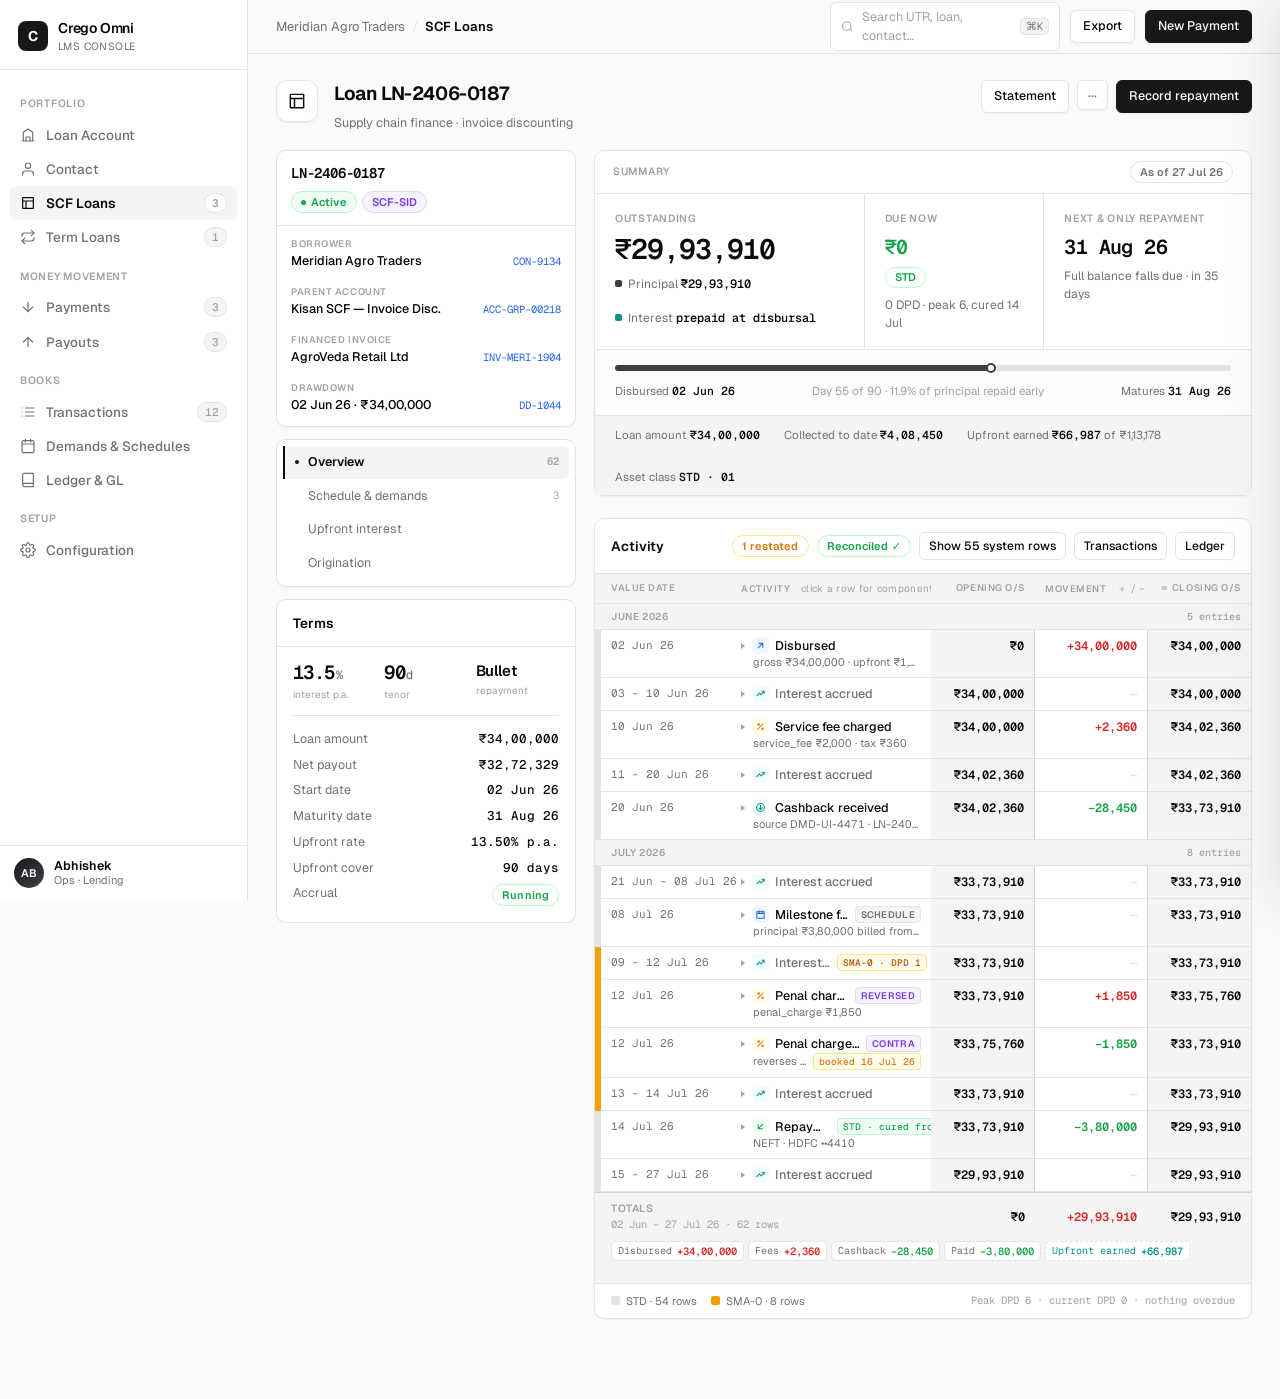
<file: lms-redesign/loan-scf.html>
<!DOCTYPE html>
<html lang="en">
<head>
<meta charset="UTF-8">
<meta name="viewport" content="width=device-width, initial-scale=1.0">
<title>Crego Omni — LMS Console (Design)</title>
<link rel="preconnect" href="https://fonts.googleapis.com">
<link href="https://fonts.googleapis.com/css2?family=Geist:wght@400;500;600;700&family=Geist+Mono:wght@400;500;600&display=swap" rel="stylesheet">
<link rel="stylesheet" href="css/index.css">
</head>
<body>

<!-- ======================= SIDEBAR ======================= -->
<aside class="sidebar">
  <div class="brand">
    <div class="brand-mark">C</div>
    <div>
      <div class="brand-name">Crego Omni</div>
      <div class="brand-sub">LMS Console</div>
    </div>
  </div>
  <nav class="nav">
    <div class="nav-label">Portfolio</div>
    <button class="nav-item" data-view="account">
      <svg viewBox="0 0 24 24"><path d="M3 21h18M5 21V8l7-5 7 5v13M9 21v-6h6v6"/></svg>
      Loan Account
    </button>
    <button class="nav-item" data-view="contact">
      <svg viewBox="0 0 24 24"><path d="M20 21v-2a4 4 0 0 0-4-4H8a4 4 0 0 0-4 4v2"/><circle cx="12" cy="7" r="4"/></svg>
      Contact
    </button>
    <button class="nav-item active" data-view="loan-scf">
      <svg viewBox="0 0 24 24"><path d="M4 4h16v16H4zM4 9h16M9 9v11"/></svg>
      SCF Loans <span class="count">3</span>
    </button>
    <button class="nav-item" data-view="loan-term">
      <svg viewBox="0 0 24 24"><path d="m17 2 4 4-4 4"/><path d="M3 11v-1a4 4 0 0 1 4-4h14"/><path d="m7 22-4-4 4-4"/><path d="M21 13v1a4 4 0 0 1-4 4H3"/></svg>
      Term Loans <span class="count">1</span>
    </button>
    <div class="nav-label">Money Movement</div>
    <button class="nav-item" data-view="payment">
      <svg viewBox="0 0 24 24"><path d="M12 19V5M5 12l7 7 7-7"/></svg>
      Payments <span class="count">3</span>
    </button>
    <button class="nav-item" data-view="payout">
      <svg viewBox="0 0 24 24"><path d="M12 5v14M5 12l7-7 7 7"/></svg>
      Payouts <span class="count">3</span>
    </button>
    <div class="nav-label">Books</div>
    <button class="nav-item" data-view="transactions">
      <svg viewBox="0 0 24 24"><path d="M8 6h13M8 12h13M8 18h13M3 6h.01M3 12h.01M3 18h.01"/></svg>
      Transactions <span class="count">12</span>
    </button>
    <button class="nav-item" data-view="demands">
      <svg viewBox="0 0 24 24"><path d="M8 2v4M16 2v4M3 9h18M5 4h14a2 2 0 0 1 2 2v14a2 2 0 0 1-2 2H5a2 2 0 0 1-2-2V6a2 2 0 0 1 2-2z"/></svg>
      Demands &amp; Schedules
    </button>
    <button class="nav-item" data-view="ledger">
      <svg viewBox="0 0 24 24"><path d="M4 19.5A2.5 2.5 0 0 1 6.5 17H20M4 19.5A2.5 2.5 0 0 0 6.5 22H20V2H6.5A2.5 2.5 0 0 0 4 4.5z"/></svg>
      Ledger &amp; GL
    </button>
    <div class="nav-label">Setup</div>
    <button class="nav-item" data-view="configuration">
      <svg viewBox="0 0 24 24"><circle cx="12" cy="12" r="3"/><path d="M19.4 15a1.65 1.65 0 0 0 .33 1.82l.06.06a2 2 0 1 1-2.83 2.83l-.06-.06a1.65 1.65 0 0 0-1.82-.33 1.65 1.65 0 0 0-1 1.51V21a2 2 0 1 1-4 0v-.09a1.65 1.65 0 0 0-1-1.51 1.65 1.65 0 0 0-1.82.33l-.06.06a2 2 0 1 1-2.83-2.83l.06-.06a1.65 1.65 0 0 0 .33-1.82 1.65 1.65 0 0 0-1.51-1H3a2 2 0 1 1 0-4h.09a1.65 1.65 0 0 0 1.51-1 1.65 1.65 0 0 0-.33-1.82l-.06-.06a2 2 0 1 1 2.83-2.83l.06.06a1.65 1.65 0 0 0 1.82.33h.09a1.65 1.65 0 0 0 1-1.51V3a2 2 0 1 1 4 0v.09a1.65 1.65 0 0 0 1 1.51 1.65 1.65 0 0 0 1.82-.33l.06-.06a2 2 0 1 1 2.83 2.83l-.06.06a1.65 1.65 0 0 0-.33 1.82v.09a1.65 1.65 0 0 0 1.51 1H21a2 2 0 1 1 0 4h-.09a1.65 1.65 0 0 0-1.51 1z"/></svg>
      Configuration
    </button>
  </nav>
  <div class="sidebar-foot">
    <div class="avatar">AB</div>
    <div class="foot-meta">
      <div class="foot-name">Abhishek</div>
      <div class="foot-role">Ops · Lending</div>
    </div>
  </div>
</aside>

<!-- ======================= MAIN ======================= -->
<div class="main">
  <div class="topbar">
    <div class="crumbs" id="crumbs">
      <span>Meridian Agro Traders</span><span class="sep">/</span><b>SCF Loans</b>
    </div>
    <div class="topbar-right">
      <div class="search">
        <svg width="13" height="13" viewBox="0 0 24 24" fill="none" stroke="currentColor" stroke-width="2"><circle cx="11" cy="11" r="8"/><path d="m21 21-4.3-4.3"/></svg>
        Search UTR, loan, contact…
        <kbd>⌘K</kbd>
      </div>
      <button class="btn">Export</button>
      <button class="btn primary">New Payment</button>
    </div>
  </div>

  <section class="view wide active" id="view-loan">

    <!-- Page head: identity moved to the rail, so only the title and the
         actions live here. No run-on line of reference chips. -->
    <div class="page-head">
      <div class="page-icon"><svg viewBox="0 0 24 24"><path d="M4 4h16v16H4zM4 9h16M9 9v11"/></svg></div>
      <div>
        <div class="page-title">
          <h1>Loan LN-2406-0187</h1>
        </div>
        <div class="page-meta"><span>Supply chain finance · invoice discounting</span></div>
      </div>
      <div class="page-actions">
        <button class="btn">Statement</button>
        <details class="ln-menu">
          <summary aria-label="More actions">···</summary>
          <div class="ln-menu-list">
            <button>Waive charges</button>
            <button>Reschedule</button>
            <button>Recalculate interest</button>
            <div class="ln-menu-sep"></div>
            <button>Export ledger</button>
            <button class="danger">Foreclose loan</button>
          </div>
        </details>
        <button class="btn primary">Record repayment</button>
      </div>
    </div>

    <div class="loan-split">

      <!-- ============ IDENTITY RAIL (sticky, 300px) ============ -->
      <div class="loan-rail">

        <div class="card">
          <div class="idc-h">
            <div class="idc-name">LN-2406-0187</div>
            <div class="idc-badges">
              <span class="badge green"><span class="dot"></span>Active</span>
              <span class="badge violet">SCF-SID</span>
            </div>
          </div>
          <div class="idc-b">
            <button class="rel" data-res="CON-9134">
              <span class="rel-k">Borrower</span>
              <span class="rel-l"><span class="rel-v">Meridian Agro Traders</span><span class="rel-id">CON-9134</span></span>
            </button>
            <button class="rel" data-res="ACC-GRP-00218">
              <span class="rel-k">Parent account</span>
              <span class="rel-l"><span class="rel-v">Kisan SCF — Invoice Disc.</span><span class="rel-id">ACC-GRP-00218</span></span>
            </button>
            <button class="rel" data-res="INV-MERI-1904">
              <span class="rel-k">Financed invoice</span>
              <span class="rel-l"><span class="rel-v">AgroVeda Retail Ltd</span><span class="rel-id">INV-MERI-1904</span></span>
            </button>
            <button class="rel" data-res="DD-1044">
              <span class="rel-k">Drawdown</span>
              <span class="rel-l"><span class="rel-v">02 Jun 26 · ₹34,00,000</span><span class="rel-id">DD-1044</span></span>
            </button>
          </div>
        </div>

        <div class="card">
          <nav class="secnav" data-secnav role="tablist" aria-label="Loan sections">
            <button class="sec" role="tab" data-sec="overview" aria-selected="true" aria-controls="sec-overview">
              <span class="sec-i"></span>Overview<span class="sec-n">62</span>
            </button>
            <button class="sec" role="tab" data-sec="schedule" aria-selected="false" aria-controls="sec-schedule">
              <span class="sec-i"></span>Schedule &amp; demands<span class="sec-n">3</span>
            </button>
            <button class="sec" role="tab" data-sec="upfront" aria-selected="false" aria-controls="sec-upfront">
              <span class="sec-i"></span>Upfront interest
            </button>
            <button class="sec" role="tab" data-sec="origination" aria-selected="false" aria-controls="sec-origination">
              <span class="sec-i"></span>Origination
            </button>
          </nav>
        </div>

        <div class="card">
          <div class="card-h"><h3>Terms</h3></div>
          <div class="card-b">
            <div class="ln-spec">
              <div><div class="v">13.5<small>%</small></div><div class="k">interest p.a.</div></div>
              <div><div class="v">90<small>d</small></div><div class="k">tenor</div></div>
              <div><div class="v txt">Bullet</div><div class="k">repayment</div></div>
            </div>
            <dl class="kv">
              <dt title="loan_amount">Loan amount</dt><dd class="amt">₹34,00,000</dd>
              <dt title="payout_amount">Net payout</dt><dd class="amt">₹32,72,329</dd>
              <dt title="loan_start_date">Start date</dt><dd class="num">02 Jun 26</dd>
              <dt title="loan_end_date">Maturity date</dt><dd class="num">31 Aug 26</dd>
              <dt title="upfront_interest_rate">Upfront rate</dt><dd class="num">13.50% p.a.</dd>
              <dt title="upfront_interest_days">Upfront cover</dt><dd class="num">90 days</dd>
              <dt title="run_accrual">Accrual</dt><dd><span class="badge green outline">Running</span></dd>
            </dl>
          </div>
        </div>

      </div>

      <!-- ============ CONTENT ============ -->
      <div>

        <!-- State strip sits outside the panes: outstanding, due and risk
             stay true whichever section you are reading. -->
        <div class="card ln-hero">
          <div class="ln-hero-top">
            <span class="t">Summary</span>
            <div class="right"><span class="badge outline">As of 27 Jul 26</span></div>
          </div>
          <div class="ln-cols">
            <div class="ln-col">
              <div class="ln-k">Outstanding</div>
              <div class="ln-v">₹29,93,910</div>
              <div class="ln-split">
                <span><i style="background:#3f3f46"></i>Principal <b>₹29,93,910</b></span>
                <span><i style="background:#0d9488"></i>Interest <b>prepaid at disbursal</b></span>
              </div>
            </div>
            <div class="ln-col">
              <div class="ln-k">Due now</div>
              <div class="ln-v md ok">₹0</div>
              <div class="ln-note"><span class="badge green outline">STD</span><span>0 DPD · peak 6, cured 14 Jul</span></div>
            </div>
            <div class="ln-col">
              <div class="ln-k">Next &amp; only repayment</div>
              <div class="ln-v md">31 Aug 26</div>
              <div class="ln-note">Full balance falls due · in 35 days</div>
            </div>
          </div>
          <div class="ln-track">
            <div class="ln-track-bar">
              <span class="ln-track-fill" style="width:61%"></span>
              <span class="ln-track-now" style="left:61%"></span>
            </div>
            <div class="ln-track-lbl">
              <span>Disbursed <b>02 Jun 26</b></span>
              <span class="ln-track-mid">Day 55 of 90 · 11.9% of principal repaid early</span>
              <span>Matures <b>31 Aug 26</b></span>
            </div>
          </div>
          <div class="ln-hero-foot">
            <span>Loan amount <b>₹34,00,000</b></span>
            <span>Collected to date <b>₹4,08,450</b></span>
            <span>Upfront earned <b>₹66,987</b> of ₹1,13,178</span>
            <span>Asset class <b>STD · 01</b></span>
          </div>
        </div>

        <!-- ---- Overview: the activity ledger, never behind a click ---- -->
        <div class="secpane active mt-lg" id="sec-overview" role="tabpanel">
          <div class="card">
            <div class="card-h">
              <h3>Activity</h3>
              <div class="right" data-a2-tools="activity2-scf"></div>
            </div>
            <div class="card-b flush" id="activity2-scf"></div>
          </div>
        </div>

        <!-- ---- Schedule & demands ---- -->
        <div class="secpane mt-lg" id="sec-schedule" role="tabpanel">
          <div class="card">
            <div class="card-h"><h3>Demands on this loan</h3>
              <div class="right"><button class="btn sm" data-nav="demands">Open demands →</button></div>
            </div>
            <div class="card-b">
              <div class="ln-comp">
                <div class="ln-comp-h"><span class="ln-comp-n">Principal</span><span class="ln-comp-v">₹29,93,910</span></div>
                <div class="ln-meter"><i style="width:11.9%"></i></div>
                <div class="ln-comp-f"><span>₹4,06,090 settled of ₹34,00,000</span><span>11.9%</span></div>
              </div>
              <div class="ln-comp">
                <div class="ln-comp-h"><span class="ln-comp-n">Interest <em>prepaid at disbursal</em></span><span class="ln-comp-v done">Nil</span></div>
                <div class="ln-meter"><i style="width:100%"></i></div>
                <div class="ln-comp-f"><span>₹66,987 accrued, all settled from the upfront pot</span><span>100%</span></div>
              </div>
              <div class="ln-comp">
                <div class="ln-comp-h"><span class="ln-comp-n">Service fee <em>incl. GST</em></span><span class="ln-comp-v done">Settled</span></div>
                <div class="ln-meter"><i style="width:100%"></i></div>
                <div class="ln-comp-f"><span>₹2,360 settled in full</span><span>100%</span></div>
              </div>
              <div class="ln-tot"><span>Total outstanding</span><b>₹29,93,910</b></div>
            </div>
          </div>

          <div class="card mt-lg">
            <div class="card-h"><h3>Limit linkage</h3>
              <div class="right"><span class="ref">LMT-PRI-0451</span></div>
            </div>
            <div class="card-b">
              <dl class="kv">
                <dt>Used from limit</dt><dd class="amt">₹34,00,000</dd>
                <dt>Released on close</dt><dd class="sub">on principal repayment</dd>
                <dt>Sanctioned</dt><dd class="amt">₹2,50,00,000</dd>
                <dt>Available</dt><dd class="amt">₹1,26,60,000</dd>
              </dl>
            </div>
          </div>
        </div>

        <!-- ---- Upfront interest ---- -->
        <div class="secpane mt-lg" id="sec-upfront" role="tabpanel">
          <div class="card">
            <div class="card-h"><h3>Upfront interest</h3>
              <div class="right"><span class="badge teal outline">upfront_interest</span></div>
            </div>
            <div class="card-b">
              <div class="grid g3" style="gap:10px">
                <div><div class="small sub">Deducted at disbursal</div><div class="amt" style="font-size:16px">₹1,13,178</div></div>
                <div><div class="small sub">Earned to date</div><div class="amt" style="font-size:16px">₹66,987</div></div>
                <div><div class="small sub">Unearned (hold)</div><div class="amt" style="font-size:16px;color:var(--teal)">₹46,191</div></div>
              </div>
              <div class="divider"></div>
              <div class="segbar" style="height:8px">
                <span style="width:59.2%;background:#0d9488"></span>
                <span style="width:40.8%;background:#99f6e4"></span>
              </div>
              <div class="legend">
                <span><i style="background:#0d9488"></i>Earned 59.2%</span>
                <span><i style="background:#99f6e4"></i>Unearned (hold) 40.8%</span>
                <span style="margin-left:auto">@ 13.5% p.a. · 90 days · ends <b class="mono">31 Aug 26</b></span>
              </div>
            </div>
          </div>

          <div class="card mt-lg">
            <div class="card-h"><h3>Cross-loan settlement received</h3>
              <div class="right"><span class="badge violet outline">upfront_interest_settle</span><span class="ref link">TXN-UIS-88213</span></div>
            </div>
            <div class="card-b">
              <div class="flow">
                <div class="flow-col">
                  <div class="flow-node src">
                    <div class="t">1 · Source · closed loan</div>
                    <div class="n"><span class="ref link">LN-2401-0114</span> <span class="badge" style="margin-left:4px"><span class="dot"></span>Closed</span></div>
                    <div class="small mut" style="margin-top:4px">Upfront-interest demand <span class="ref">DMD-UI-4471</span></div>
                    <div class="small mut">excess ₹28,450 → settled ₹28,450</div>
                  </div>
                </div>
                <div class="flow-arrow"><svg viewBox="0 0 36 14"><path d="M0 7h30M26 2l6 5-6 5" stroke="currentColor" stroke-width="1.6" fill="none"/></svg></div>
                <div class="flow-col">
                  <div class="flow-node hub">
                    <div class="t">2 · Transaction · 20 Jun 26</div>
                    <div class="n">upfront_interest_settle</div>
                    <div class="small mut" style="margin-top:4px">moves <b class="mono">₹28,450</b> of excess as repayment</div>
                  </div>
                </div>
                <div class="flow-arrow"><svg viewBox="0 0 36 14"><path d="M0 7h30M26 2l6 5-6 5" stroke="currentColor" stroke-width="1.6" fill="none"/></svg></div>
                <div class="flow-col">
                  <div class="flow-node dst">
                    <div class="t">3 · Destination · this loan</div>
                    <div class="n">LN-2406-0187</div>
                    <div class="small mut" style="margin-top:4px">applied: fee <b class="mono">₹2,360</b> · interest <b class="mono">₹22,644</b> · principal <b class="mono">₹3,446</b></div>
                  </div>
                </div>
              </div>
            </div>
          </div>
        </div>

        <!-- ---- Origination ---- -->
        <div class="secpane mt-lg" id="sec-origination" role="tabpanel">
          <div class="card">
            <div class="card-h"><h3>Origination chain</h3>
              <div class="right"><span class="ref">INV-MERI-1904</span></div>
            </div>
            <div class="card-b">
              <div class="flow">
                <div class="flow-col">
                  <div class="flow-node">
                    <div class="t">1 · Invoice</div>
                    <div class="n"><span class="ref link">INV-MERI-1904</span> <span class="badge green outline" style="margin-left:4px">Financed</span></div>
                    <div class="small mut" style="margin-top:4px">Buyer / anchor: AgroVeda Retail Ltd</div>
                    <div class="small mut">Invoice value <b class="mono">₹40,00,000</b> · due 30 Aug 26</div>
                  </div>
                </div>
                <div class="flow-arrow"><svg viewBox="0 0 36 14"><path d="M0 7h30M26 2l6 5-6 5" stroke="currentColor" stroke-width="1.6" fill="none"/></svg></div>
                <div class="flow-col">
                  <div class="flow-node hub">
                    <div class="t">2 · Drawdown</div>
                    <div class="n"><span class="ref link">DD-1044</span> <span class="badge green outline" style="margin-left:4px">Disbursed</span></div>
                    <div class="small mut" style="margin-top:4px">financed <b class="mono">85%</b> of invoice → <b class="mono">₹34,00,000</b></div>
                    <div class="small mut">requested = approved = disbursed · 02 Jun 26</div>
                  </div>
                </div>
                <div class="flow-arrow"><svg viewBox="0 0 36 14"><path d="M0 7h30M26 2l6 5-6 5" stroke="currentColor" stroke-width="1.6" fill="none"/></svg></div>
                <div class="flow-col">
                  <div class="flow-node dst">
                    <div class="t">3 · This loan</div>
                    <div class="n">LN-2406-0187</div>
                    <div class="small mut" style="margin-top:4px">gross booked <b class="mono">₹34,00,000</b></div>
                    <div class="small mut">upfront + fees deducted <b class="mono">₹1,27,671</b></div>
                  </div>
                </div>
                <div class="flow-arrow"><svg viewBox="0 0 36 14"><path d="M0 7h30M26 2l6 5-6 5" stroke="currentColor" stroke-width="1.6" fill="none"/></svg></div>
                <div class="flow-col">
                  <div class="flow-node" style="border-color:var(--green-bd);background:var(--green-bg)">
                    <div class="t">4 · Borrower bank</div>
                    <div class="n"><span class="ref link">PYTUTR861204</span></div>
                    <div class="small mut" style="margin-top:4px">net transfer <b class="mono">₹32,72,329</b></div>
                    <div class="small mut">HDFC ••4410 · credited 02 Jun 26</div>
                  </div>
                </div>
              </div>
            </div>
          </div>
        </div>

      </div>
    </div>
  </section>

</div>

<!-- ======================= RESOURCE DRAWER ======================= -->
<div class="scrim" id="scrim"></div>
<aside class="drawer" id="drawer">
  <div class="drawer-h" style="position:relative">
    <div class="drawer-type" id="dType">Resource</div>
    <div class="drawer-title" id="dTitle">—</div>
    <div class="drawer-badges" id="dBadges"></div>
    <button class="drawer-x" id="dClose" aria-label="Close">✕</button>
  </div>
  <div class="drawer-b" id="dBody"></div>
  <div class="drawer-f">
    <button class="btn" id="dCopy">Copy ref</button>
    <button class="btn primary" id="dOpen">Open full page →</button>
  </div>
</aside>

<!-- load order matters: data -> nav -> drawer -> refs -> sections -> activity -->
<script src="js/data.js"></script>
<script src="js/nav.js"></script>
<script src="js/drawer.js"></script>
<script src="js/refs.js"></script>
<script src="js/sections.js"></script>
<script src="js/activity2.js"></script>
</body>
</html>
</file>
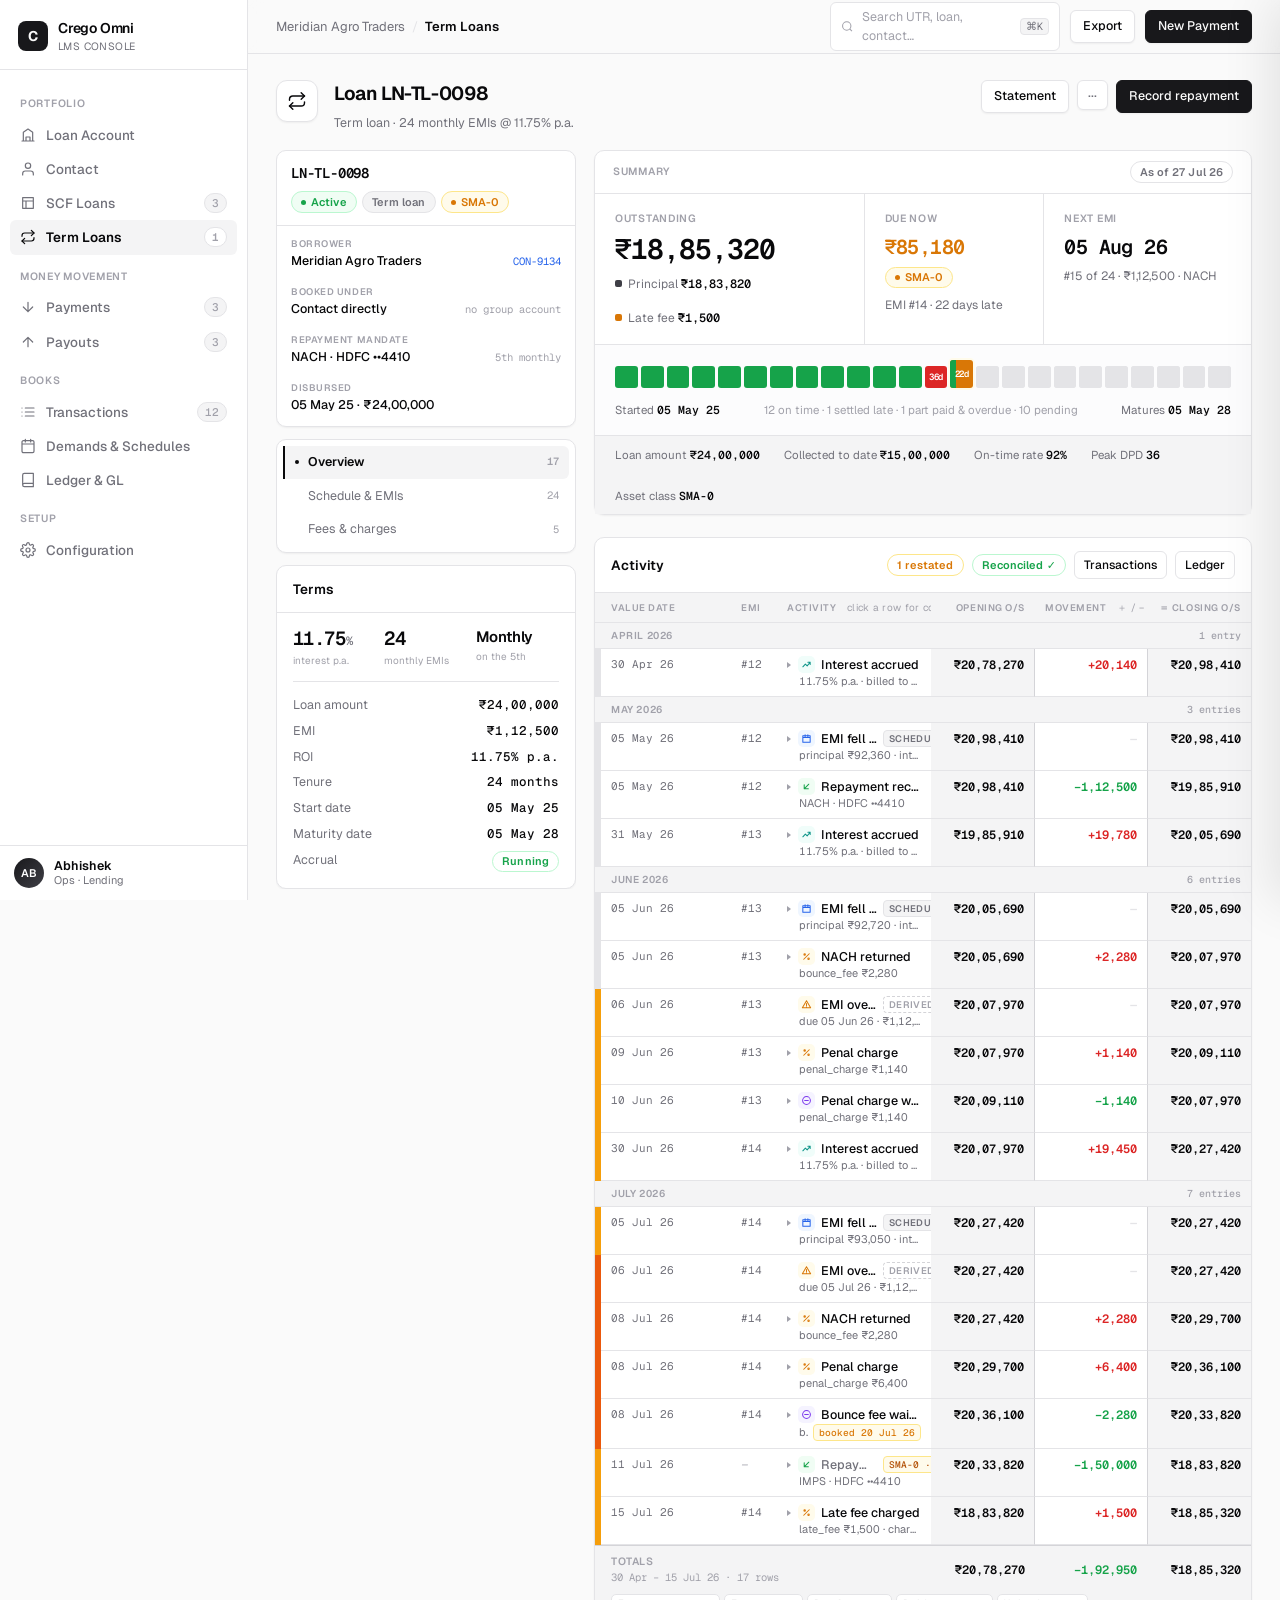
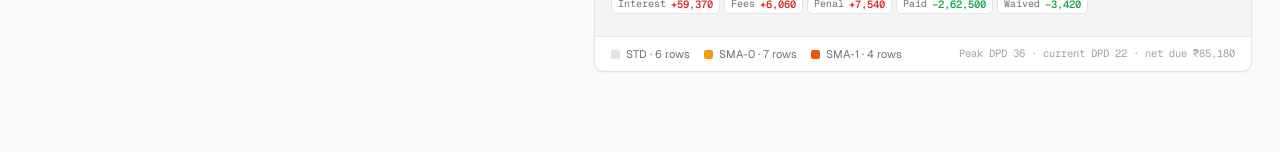
<file: lms-redesign/loan-term.html>
<!DOCTYPE html>
<html lang="en">
<head>
<meta charset="UTF-8">
<meta name="viewport" content="width=device-width, initial-scale=1.0">
<title>Crego Omni — LMS Console (Design)</title>
<link rel="preconnect" href="https://fonts.googleapis.com">
<link href="https://fonts.googleapis.com/css2?family=Geist:wght@400;500;600;700&family=Geist+Mono:wght@400;500;600&display=swap" rel="stylesheet">
<link rel="stylesheet" href="css/index.css">
</head>
<body>

<!-- ======================= SIDEBAR ======================= -->
<aside class="sidebar">
  <div class="brand">
    <div class="brand-mark">C</div>
    <div>
      <div class="brand-name">Crego Omni</div>
      <div class="brand-sub">LMS Console</div>
    </div>
  </div>
  <nav class="nav">
    <div class="nav-label">Portfolio</div>
    <button class="nav-item" data-view="account">
      <svg viewBox="0 0 24 24"><path d="M3 21h18M5 21V8l7-5 7 5v13M9 21v-6h6v6"/></svg>
      Loan Account
    </button>
    <button class="nav-item" data-view="contact">
      <svg viewBox="0 0 24 24"><path d="M20 21v-2a4 4 0 0 0-4-4H8a4 4 0 0 0-4 4v2"/><circle cx="12" cy="7" r="4"/></svg>
      Contact
    </button>
    <button class="nav-item" data-view="loan-scf">
      <svg viewBox="0 0 24 24"><path d="M4 4h16v16H4zM4 9h16M9 9v11"/></svg>
      SCF Loans <span class="count">3</span>
    </button>
    <button class="nav-item active" data-view="loan-term">
      <svg viewBox="0 0 24 24"><path d="m17 2 4 4-4 4"/><path d="M3 11v-1a4 4 0 0 1 4-4h14"/><path d="m7 22-4-4 4-4"/><path d="M21 13v1a4 4 0 0 1-4 4H3"/></svg>
      Term Loans <span class="count">1</span>
    </button>
    <div class="nav-label">Money Movement</div>
    <button class="nav-item" data-view="payment">
      <svg viewBox="0 0 24 24"><path d="M12 19V5M5 12l7 7 7-7"/></svg>
      Payments <span class="count">3</span>
    </button>
    <button class="nav-item" data-view="payout">
      <svg viewBox="0 0 24 24"><path d="M12 5v14M5 12l7-7 7 7"/></svg>
      Payouts <span class="count">3</span>
    </button>
    <div class="nav-label">Books</div>
    <button class="nav-item" data-view="transactions">
      <svg viewBox="0 0 24 24"><path d="M8 6h13M8 12h13M8 18h13M3 6h.01M3 12h.01M3 18h.01"/></svg>
      Transactions <span class="count">12</span>
    </button>
    <button class="nav-item" data-view="demands">
      <svg viewBox="0 0 24 24"><path d="M8 2v4M16 2v4M3 9h18M5 4h14a2 2 0 0 1 2 2v14a2 2 0 0 1-2 2H5a2 2 0 0 1-2-2V6a2 2 0 0 1 2-2z"/></svg>
      Demands &amp; Schedules
    </button>
    <button class="nav-item" data-view="ledger">
      <svg viewBox="0 0 24 24"><path d="M4 19.5A2.5 2.5 0 0 1 6.5 17H20M4 19.5A2.5 2.5 0 0 0 6.5 22H20V2H6.5A2.5 2.5 0 0 0 4 4.5z"/></svg>
      Ledger &amp; GL
    </button>
    <div class="nav-label">Setup</div>
    <button class="nav-item" data-view="configuration">
      <svg viewBox="0 0 24 24"><circle cx="12" cy="12" r="3"/><path d="M19.4 15a1.65 1.65 0 0 0 .33 1.82l.06.06a2 2 0 1 1-2.83 2.83l-.06-.06a1.65 1.65 0 0 0-1.82-.33 1.65 1.65 0 0 0-1 1.51V21a2 2 0 1 1-4 0v-.09a1.65 1.65 0 0 0-1-1.51 1.65 1.65 0 0 0-1.82.33l-.06.06a2 2 0 1 1-2.83-2.83l.06-.06a1.65 1.65 0 0 0 .33-1.82 1.65 1.65 0 0 0-1.51-1H3a2 2 0 1 1 0-4h.09a1.65 1.65 0 0 0 1.51-1 1.65 1.65 0 0 0-.33-1.82l-.06-.06a2 2 0 1 1 2.83-2.83l.06.06a1.65 1.65 0 0 0 1.82.33h.09a1.65 1.65 0 0 0 1-1.51V3a2 2 0 1 1 4 0v.09a1.65 1.65 0 0 0 1 1.51 1.65 1.65 0 0 0 1.82-.33l.06-.06a2 2 0 1 1 2.83 2.83l-.06.06a1.65 1.65 0 0 0-.33 1.82v.09a1.65 1.65 0 0 0 1.51 1H21a2 2 0 1 1 0 4h-.09a1.65 1.65 0 0 0-1.51 1z"/></svg>
      Configuration
    </button>
  </nav>
  <div class="sidebar-foot">
    <div class="avatar">AB</div>
    <div class="foot-meta">
      <div class="foot-name">Abhishek</div>
      <div class="foot-role">Ops · Lending</div>
    </div>
  </div>
</aside>

<!-- ======================= MAIN ======================= -->
<div class="main">
  <div class="topbar">
    <div class="crumbs" id="crumbs">
      <span>Meridian Agro Traders</span><span class="sep">/</span><b>Term Loans</b>
    </div>
    <div class="topbar-right">
      <div class="search">
        <svg width="13" height="13" viewBox="0 0 24 24" fill="none" stroke="currentColor" stroke-width="2"><circle cx="11" cy="11" r="8"/><path d="m21 21-4.3-4.3"/></svg>
        Search UTR, loan, contact…
        <kbd>⌘K</kbd>
      </div>
      <button class="btn">Export</button>
      <button class="btn primary">New Payment</button>
    </div>
  </div>

  <section class="view wide active" id="view-loan">

    <div class="page-head">
      <div class="page-icon"><svg viewBox="0 0 24 24"><path d="m17 2 4 4-4 4"/><path d="M3 11v-1a4 4 0 0 1 4-4h14"/><path d="m7 22-4-4 4-4"/><path d="M21 13v1a4 4 0 0 1-4 4H3"/></svg></div>
      <div>
        <div class="page-title"><h1>Loan LN-TL-0098</h1></div>
        <div class="page-meta"><span>Term loan · 24 monthly EMIs @ 11.75% p.a.</span></div>
      </div>
      <div class="page-actions">
        <button class="btn">Statement</button>
        <details class="ln-menu">
          <summary aria-label="More actions">···</summary>
          <div class="ln-menu-list">
            <button>Waive charges</button>
            <button>Reschedule EMIs</button>
            <button>Re-present NACH</button>
            <div class="ln-menu-sep"></div>
            <button>Export ledger</button>
            <button class="danger">Foreclose loan</button>
          </div>
        </details>
        <button class="btn primary">Record repayment</button>
      </div>
    </div>

    <div class="loan-split">
      <div class="loan-rail">

        <div class="card">
          <div class="idc-h">
            <div class="idc-name">LN-TL-0098</div>
            <div class="idc-badges">
              <span class="badge green"><span class="dot"></span>Active</span>
              <span class="badge">Term loan</span>
              <span class="badge amber"><span class="dot"></span>SMA-0</span>
            </div>
          </div>
          <div class="idc-b">
            <button class="rel" data-res="CON-9134">
              <span class="rel-k">Borrower</span>
              <span class="rel-l"><span class="rel-v">Meridian Agro Traders</span><span class="rel-id">CON-9134</span></span>
            </button>
            <div class="rel static">
              <span class="rel-k">Booked under</span>
              <span class="rel-l"><span class="rel-v">Contact directly</span><span class="rel-id">no group account</span></span>
            </div>
            <div class="rel static">
              <span class="rel-k">Repayment mandate</span>
              <span class="rel-l"><span class="rel-v">NACH · HDFC ••4410</span><span class="rel-id">5th monthly</span></span>
            </div>
            <div class="rel static">
              <span class="rel-k">Disbursed</span>
              <span class="rel-l"><span class="rel-v">05 May 25 · ₹24,00,000</span></span>
            </div>
          </div>
        </div>

        <div class="card">
          <nav class="secnav" data-secnav role="tablist" aria-label="Loan sections">
            <button class="sec" role="tab" data-sec="overview" aria-selected="true" aria-controls="sec-overview">
              <span class="sec-i"></span>Overview<span class="sec-n">17</span>
            </button>
            <button class="sec" role="tab" data-sec="schedule" aria-selected="false" aria-controls="sec-schedule">
              <span class="sec-i"></span>Schedule &amp; EMIs<span class="sec-n">24</span>
            </button>
            <button class="sec" role="tab" data-sec="fees" aria-selected="false" aria-controls="sec-fees">
              <span class="sec-i"></span>Fees &amp; charges<span class="sec-n">5</span>
            </button>
          </nav>
        </div>

        <div class="card">
          <div class="card-h"><h3>Terms</h3></div>
          <div class="card-b">
            <div class="ln-spec">
              <div><div class="v">11.75<small>%</small></div><div class="k">interest p.a.</div></div>
              <div><div class="v">24</div><div class="k">monthly EMIs</div></div>
              <div><div class="v txt">Monthly</div><div class="k">on the 5th</div></div>
            </div>
            <dl class="kv">
              <dt title="loan_amount">Loan amount</dt><dd class="amt">₹24,00,000</dd>
              <dt title="emi_amount">EMI</dt><dd class="amt">₹1,12,500</dd>
              <dt title="interest_rate">ROI</dt><dd class="num">11.75% p.a.</dd>
              <dt title="tenure">Tenure</dt><dd class="num">24 months</dd>
              <dt title="loan_start_date">Start date</dt><dd class="num">05 May 25</dd>
              <dt title="loan_end_date">Maturity date</dt><dd class="num">05 May 28</dd>
              <dt title="run_accrual">Accrual</dt><dd><span class="badge green outline">Running</span></dd>
            </dl>
          </div>
        </div>

      </div>

      <div>
        <div class="card ln-hero">
          <div class="ln-hero-top">
            <span class="t">Summary</span>
            <div class="right"><span class="badge outline">As of 27 Jul 26</span></div>
          </div>
          <div class="ln-cols">
            <div class="ln-col">
              <div class="ln-k">Outstanding</div>
              <div class="ln-v">₹18,85,320</div>
              <div class="ln-split">
                <span><i style="background:#3f3f46"></i>Principal <b>₹18,83,820</b></span>
                <span><i style="background:#d97706"></i>Late fee <b>₹1,500</b></span>
              </div>
            </div>
            <div class="ln-col">
              <div class="ln-k">Due now</div>
              <div class="ln-v md warn">₹85,180</div>
              <div class="ln-note"><span class="badge amber"><span class="dot"></span>SMA-0</span><span>EMI #14 · 22 days late</span></div>
            </div>
            <div class="ln-col">
              <div class="ln-k">Next EMI</div>
              <div class="ln-v md">05 Aug 26</div>
              <div class="ln-note">#15 of 24 · ₹1,12,500 · NACH</div>
            </div>
          </div>
          <div class="ln-track">
            <div class="ln-ticks" id="ticks-emi"></div>
            <div class="ln-track-lbl">
              <span>Started <b>05 May 25</b></span>
              <span class="ln-track-mid">12 on time · 1 settled late · 1 part paid &amp; overdue · 10 pending</span>
              <span>Matures <b>05 May 28</b></span>
            </div>
          </div>
          <div class="ln-hero-foot">
            <span>Loan amount <b>₹24,00,000</b></span>
            <span>Collected to date <b>₹15,00,000</b></span>
            <span>On-time rate <b>92%</b></span>
            <span>Peak DPD <b>36</b></span>
            <span>Asset class <b>SMA-0</b></span>
          </div>
        </div>

        <div class="secpane active mt-lg" id="sec-overview" role="tabpanel">
          <div class="card">
            <div class="card-h">
              <h3>Activity</h3>
              <div class="right" data-a2-tools="activity2-emi"></div>
            </div>
            <div class="card-b flush" id="activity2-emi"></div>
          </div>
        </div>

        <div class="secpane mt-lg" id="sec-schedule" role="tabpanel">
          <div class="card" style="margin-bottom:16px">
            <div class="card-h"><h3>What's outstanding</h3></div>
            <div class="card-b">
              <div class="ln-comp">
                <div class="ln-comp-h"><span class="ln-comp-n">Principal</span><span class="ln-comp-v">₹18,83,820</span></div>
                <div class="ln-meter"><i style="width:21.5%"></i></div>
                <div class="ln-comp-f"><span>₹5,16,180 settled of ₹24,00,000 · ₹83,680 of it billed to EMI #14 and overdue</span><span>21.5%</span></div>
              </div>
              <div class="ln-comp">
                <div class="ln-comp-h"><span class="ln-comp-n">Late fee <em>EMI #14</em></span><span class="ln-comp-v">₹1,500</span></div>
                <div class="ln-meter"><i style="width:0%"></i></div>
                <div class="ln-comp-f"><span>₹0 settled of ₹1,500 charged</span><span>0%</span></div>
              </div>
              <div class="ln-tot"><span>Total outstanding</span><b>₹18,85,320</b></div>
            </div>
          </div>
          <div class="card">
            <div class="card-h"><h3>Repayment schedule</h3>
              <div class="right"><button class="btn sm" data-nav="demands">Full schedule →</button></div>
            </div>
            <div class="card-b"><div id="schedule-emi"></div></div>
            <div class="card-b flush" style="border-top:1px solid var(--border)">
              <table>
                <thead><tr>
                  <th>#</th><th>Due date</th><th class="r">EMI</th><th class="r">Principal</th><th class="r">Interest</th><th class="r">Paid</th><th class="r">O/s</th><th class="r">DPD</th><th>Status</th>
                </tr></thead>
                <tbody>
                  <tr><td class="num">12</td><td class="num">05 May 26</td><td class="r amt">₹1,12,500</td><td class="r amt">₹92,360</td><td class="r amt">₹20,140</td><td class="r amt pos">₹1,12,500</td><td class="r amt dim">₹0</td><td class="r num">0</td><td><span class="badge green outline">Settled</span></td></tr>
                  <tr><td class="num">13</td><td class="num">05 Jun 26</td><td class="r amt">₹1,12,500</td><td class="r amt">₹92,720</td><td class="r amt">₹19,780</td><td class="r amt pos">₹1,12,500</td><td class="r amt dim">₹0</td><td class="r num">36</td><td><span class="badge green outline">Settled</span></td></tr>
                  <tr style="background:var(--amber-bg)">
                    <td class="num">14</td><td class="num">05 Jul 26</td><td class="r amt">₹1,12,500</td><td class="r amt">₹93,050</td><td class="r amt">₹19,450</td><td class="r amt pos">₹28,820</td><td class="r amt" style="color:var(--amber);font-weight:600">₹85,180</td><td class="r num" style="color:var(--amber);font-weight:600">22</td><td><span class="badge amber"><span class="dot"></span>Part paid</span></td>
                  </tr>
                  <tr><td class="num">15</td><td class="num">05 Aug 26</td><td class="r amt">₹1,12,500</td><td class="r amt">₹93,960</td><td class="r amt">₹18,540</td><td class="r amt dim">—</td><td class="r amt dim">—</td><td class="r num">—</td><td><span class="badge outline">Pending</span></td></tr>
                  <tr><td class="num">16</td><td class="num">05 Sep 26</td><td class="r amt">₹1,12,500</td><td class="r amt">₹94,880</td><td class="r amt">₹17,620</td><td class="r amt dim">—</td><td class="r amt dim">—</td><td class="r num">—</td><td><span class="badge outline">Pending</span></td></tr>
                </tbody>
                <tfoot><tr><td colspan="5">13 settled · 1 part paid &amp; overdue · 10 pending</td><td class="r amt pos">₹15,00,000</td><td class="r amt" colspan="3">₹85,180 overdue</td></tr></tfoot>
              </table>
            </div>
          </div>
        </div>

        <div class="secpane mt-lg" id="sec-fees" role="tabpanel">
          <div class="card">
            <div class="card-h"><h3>Fees &amp; charges</h3></div>
            <div class="card-b flush">
              <table>
                <thead><tr><th>Fee</th><th>Component</th><th>Value date</th><th class="r">Amount</th><th>Status</th></tr></thead>
                <tbody>
                  <tr><td>Processing fee</td><td class="sub small mono">processing_fee + tax</td><td class="num">05 May 25</td><td class="r amt">₹42,480</td><td><span class="badge outline">Deducted at source</span></td></tr>
                  <tr><td>Bounce fee <span class="sub small">EMI #13</span></td><td class="sub small mono">bounce_fee</td><td class="num">05 Jun 26</td><td class="r amt">₹2,280</td><td><span class="badge green outline">Paid 11 Jul</span></td></tr>
                  <tr><td>Penal charge <span class="sub small">EMI #13</span></td><td class="sub small mono">penal_charge</td><td class="num">09 Jun 26</td><td class="r amt">₹1,140</td><td><span class="badge violet outline">Waived 10 Jun</span></td></tr>
                  <tr><td>Bounce fee <span class="sub small">EMI #14</span></td><td class="sub small mono">bounce_fee</td><td class="num">08 Jul 26</td><td class="r amt">₹2,280</td><td><span class="badge violet outline">Waived 20 Jul</span></td></tr>
                  <tr><td>Penal charge <span class="sub small">EMI #14</span></td><td class="sub small mono">penal_charge</td><td class="num">08 Jul 26</td><td class="r amt">₹6,400</td><td><span class="badge green outline">Paid 11 Jul</span></td></tr>
                  <tr><td>Late fee <span class="sub small">EMI #14</span></td><td class="sub small mono">late_fee</td><td class="num">15 Jul 26</td><td class="r amt">₹1,500</td><td><span class="badge amber"><span class="dot"></span>Outstanding</span></td></tr>
                </tbody>
                <tfoot><tr><td colspan="3">Collected ₹51,160 · waived ₹3,420</td><td class="r amt" colspan="2">outstanding ₹1,500</td></tr></tfoot>
              </table>
            </div>
          </div>
        </div>

      </div>
    </div>
  </section>

</div>

<!-- ======================= RESOURCE DRAWER ======================= -->
<div class="scrim" id="scrim"></div>
<aside class="drawer" id="drawer">
  <div class="drawer-h" style="position:relative">
    <div class="drawer-type" id="dType">Resource</div>
    <div class="drawer-title" id="dTitle">—</div>
    <div class="drawer-badges" id="dBadges"></div>
    <button class="drawer-x" id="dClose" aria-label="Close">✕</button>
  </div>
  <div class="drawer-b" id="dBody"></div>
  <div class="drawer-f">
    <button class="btn" id="dCopy">Copy ref</button>
    <button class="btn primary" id="dOpen">Open full page →</button>
  </div>
</aside>

<!-- load order matters: data -> nav -> drawer -> refs -> sections -> activity -->
<script src="js/data.js"></script>
<script src="js/nav.js"></script>
<script src="js/drawer.js"></script>
<script src="js/refs.js"></script>
<script src="js/sections.js"></script>
<script src="js/activity2.js"></script>
<script src="js/schedule.js"></script>
</body>
</html>
</file>
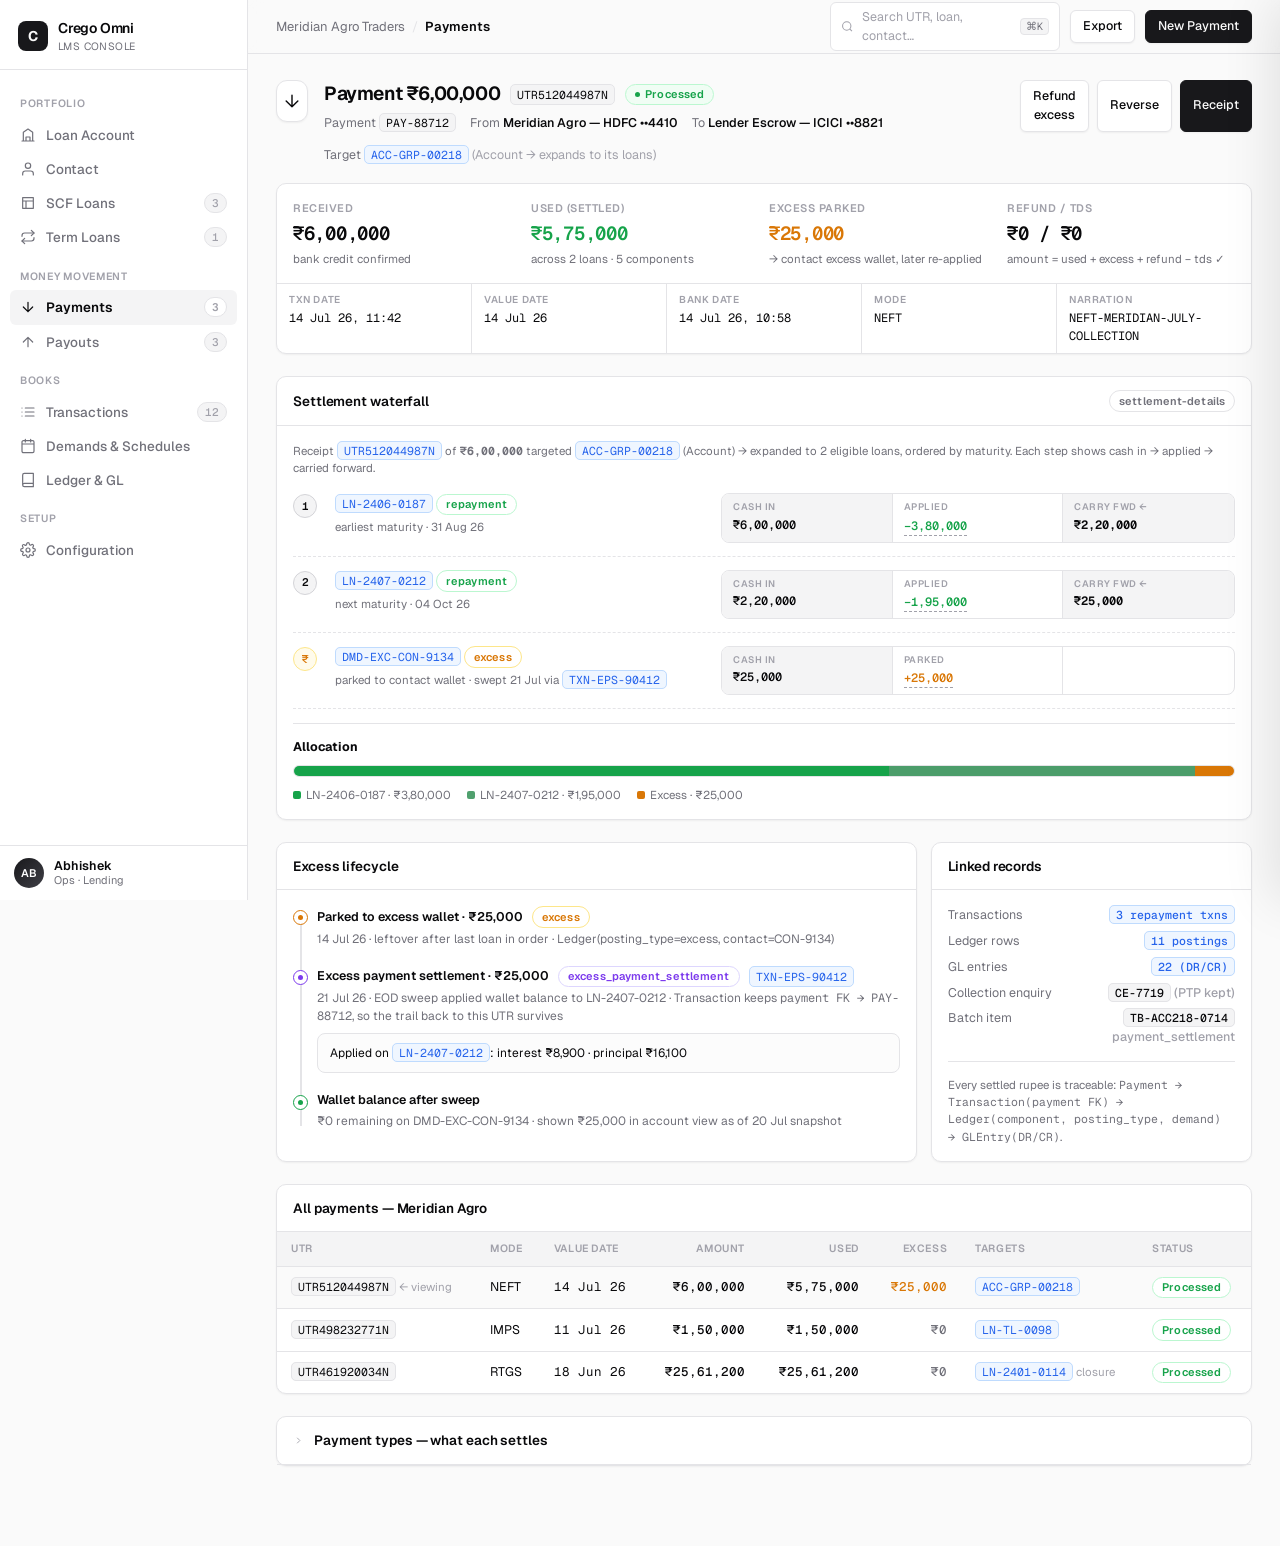
<file: lms-redesign/payment.html>
<!DOCTYPE html>
<html lang="en">
<head>
<meta charset="UTF-8">
<meta name="viewport" content="width=device-width, initial-scale=1.0">
<title>Crego Omni — LMS Console (Design)</title>
<link rel="preconnect" href="https://fonts.googleapis.com">
<link href="https://fonts.googleapis.com/css2?family=Geist:wght@400;500;600;700&family=Geist+Mono:wght@400;500;600&display=swap" rel="stylesheet">
<link rel="stylesheet" href="css/index.css">
</head>
<body>

<!-- ======================= SIDEBAR ======================= -->
<aside class="sidebar">
  <div class="brand">
    <div class="brand-mark">C</div>
    <div>
      <div class="brand-name">Crego Omni</div>
      <div class="brand-sub">LMS Console</div>
    </div>
  </div>
  <nav class="nav">
    <div class="nav-label">Portfolio</div>
    <button class="nav-item" data-view="account">
      <svg viewBox="0 0 24 24"><path d="M3 21h18M5 21V8l7-5 7 5v13M9 21v-6h6v6"/></svg>
      Loan Account
    </button>
    <button class="nav-item" data-view="contact">
      <svg viewBox="0 0 24 24"><path d="M20 21v-2a4 4 0 0 0-4-4H8a4 4 0 0 0-4 4v2"/><circle cx="12" cy="7" r="4"/></svg>
      Contact
    </button>
    <button class="nav-item" data-view="loan-scf">
      <svg viewBox="0 0 24 24"><path d="M4 4h16v16H4zM4 9h16M9 9v11"/></svg>
      SCF Loans <span class="count">3</span>
    </button>
    <button class="nav-item" data-view="loan-term">
      <svg viewBox="0 0 24 24"><path d="m17 2 4 4-4 4"/><path d="M3 11v-1a4 4 0 0 1 4-4h14"/><path d="m7 22-4-4 4-4"/><path d="M21 13v1a4 4 0 0 1-4 4H3"/></svg>
      Term Loans <span class="count">1</span>
    </button>
    <div class="nav-label">Money Movement</div>
    <button class="nav-item active" data-view="payment">
      <svg viewBox="0 0 24 24"><path d="M12 19V5M5 12l7 7 7-7"/></svg>
      Payments <span class="count">3</span>
    </button>
    <button class="nav-item" data-view="payout">
      <svg viewBox="0 0 24 24"><path d="M12 5v14M5 12l7-7 7 7"/></svg>
      Payouts <span class="count">3</span>
    </button>
    <div class="nav-label">Books</div>
    <button class="nav-item" data-view="transactions">
      <svg viewBox="0 0 24 24"><path d="M8 6h13M8 12h13M8 18h13M3 6h.01M3 12h.01M3 18h.01"/></svg>
      Transactions <span class="count">12</span>
    </button>
    <button class="nav-item" data-view="demands">
      <svg viewBox="0 0 24 24"><path d="M8 2v4M16 2v4M3 9h18M5 4h14a2 2 0 0 1 2 2v14a2 2 0 0 1-2 2H5a2 2 0 0 1-2-2V6a2 2 0 0 1 2-2z"/></svg>
      Demands &amp; Schedules
    </button>
    <button class="nav-item" data-view="ledger">
      <svg viewBox="0 0 24 24"><path d="M4 19.5A2.5 2.5 0 0 1 6.5 17H20M4 19.5A2.5 2.5 0 0 0 6.5 22H20V2H6.5A2.5 2.5 0 0 0 4 4.5z"/></svg>
      Ledger &amp; GL
    </button>
    <div class="nav-label">Setup</div>
    <button class="nav-item" data-view="configuration">
      <svg viewBox="0 0 24 24"><circle cx="12" cy="12" r="3"/><path d="M19.4 15a1.65 1.65 0 0 0 .33 1.82l.06.06a2 2 0 1 1-2.83 2.83l-.06-.06a1.65 1.65 0 0 0-1.82-.33 1.65 1.65 0 0 0-1 1.51V21a2 2 0 1 1-4 0v-.09a1.65 1.65 0 0 0-1-1.51 1.65 1.65 0 0 0-1.82.33l-.06.06a2 2 0 1 1-2.83-2.83l.06-.06a1.65 1.65 0 0 0 .33-1.82 1.65 1.65 0 0 0-1.51-1H3a2 2 0 1 1 0-4h.09a1.65 1.65 0 0 0 1.51-1 1.65 1.65 0 0 0-.33-1.82l-.06-.06a2 2 0 1 1 2.83-2.83l.06.06a1.65 1.65 0 0 0 1.82.33h.09a1.65 1.65 0 0 0 1-1.51V3a2 2 0 1 1 4 0v.09a1.65 1.65 0 0 0 1 1.51 1.65 1.65 0 0 0 1.82-.33l.06-.06a2 2 0 1 1 2.83 2.83l-.06.06a1.65 1.65 0 0 0-.33 1.82v.09a1.65 1.65 0 0 0 1.51 1H21a2 2 0 1 1 0 4h-.09a1.65 1.65 0 0 0-1.51 1z"/></svg>
      Configuration
    </button>
  </nav>
  <div class="sidebar-foot">
    <div class="avatar">AB</div>
    <div class="foot-meta">
      <div class="foot-name">Abhishek</div>
      <div class="foot-role">Ops · Lending</div>
    </div>
  </div>
</aside>

<!-- ======================= MAIN ======================= -->
<div class="main">
  <div class="topbar">
    <div class="crumbs" id="crumbs">
      <span>Meridian Agro Traders</span><span class="sep">/</span><b>Payments</b>
    </div>
    <div class="topbar-right">
      <div class="search">
        <svg width="13" height="13" viewBox="0 0 24 24" fill="none" stroke="currentColor" stroke-width="2"><circle cx="11" cy="11" r="8"/><path d="m21 21-4.3-4.3"/></svg>
        Search UTR, loan, contact…
        <kbd>⌘K</kbd>
      </div>
      <button class="btn">Export</button>
      <button class="btn primary">New Payment</button>
    </div>
  </div>

  <!-- ======================================================
       VIEW: PAYMENT
  ======================================================= -->
  <section class="view active" id="view-payment">
    <div class="page-head">
      <div class="page-icon"><svg viewBox="0 0 24 24"><path d="M12 19V5M5 12l7 7 7-7"/></svg></div>
      <div>
        <div class="page-title">
          <h1>Payment ₹6,00,000</h1>
          <span class="ref">UTR512044987N</span>
          <span class="badge green"><span class="dot"></span>Processed</span>
        </div>
        <div class="page-meta">
          <span>Payment <span class="ref">PAY-88712</span></span>
          <span>From <b>Meridian Agro — HDFC ••4410</b></span>
          <span>To <b>Lender Escrow — ICICI ••8821</b></span>
          <span>Target <span class="ref link" data-nav="account">ACC-GRP-00218</span> <span class="sub">(Account → expands to its loans)</span></span>
        </div>
      </div>
      <div class="page-actions">
        <button class="btn">Refund excess</button>
        <button class="btn">Reverse</button>
        <button class="btn primary">Receipt</button>
      </div>
    </div>

    <div class="card">
      <div class="card-b">
        <div class="grid g4" style="gap:10px">
          <div class="stat" style="padding:0"><div class="k">Received</div><div class="v">₹6,00,000</div><div class="d">bank credit confirmed</div></div>
          <div class="stat" style="padding:0"><div class="k">Used (settled)</div><div class="v" style="color:var(--green)">₹5,75,000</div><div class="d">across 2 loans · 5 components</div></div>
          <div class="stat" style="padding:0"><div class="k">Excess parked</div><div class="v" style="color:var(--amber)">₹25,000</div><div class="d">→ contact excess wallet, later re-applied</div></div>
          <div class="stat" style="padding:0"><div class="k">Refund / TDS</div><div class="v">₹0 / ₹0</div><div class="d">amount = used + excess + refund − tds ✓</div></div>
        </div>
      </div>
      <div class="dates" style="border:0;border-top:1px solid var(--border);border-radius:0 0 var(--radius) var(--radius)">
        <div><div class="k">Txn date</div><div class="v">14 Jul 26, 11:42</div></div>
        <div><div class="k">Value date</div><div class="v">14 Jul 26</div></div>
        <div><div class="k">Bank date</div><div class="v">14 Jul 26, 10:58</div></div>
        <div><div class="k">Mode</div><div class="v">NEFT</div></div>
        <div><div class="k">Narration</div><div class="v">NEFT-MERIDIAN-JULY-COLLECTION</div></div>
      </div>
    </div>

    <!-- Settlement waterfall -->
    <div class="card mt-lg">
      <div class="card-h">
        <h3>Settlement waterfall</h3>
        <div class="right"><span class="badge outline">settlement-details</span></div>
      </div>
      <div class="card-b">
        <div class="small mut" style="margin-bottom:4px">Receipt <span class="ref link">UTR512044987N</span> of <b class="mono">₹6,00,000</b> targeted <span class="ref link">ACC-GRP-00218</span> (Account) → expanded to 2 eligible loans, ordered by maturity. Each step shows cash in → applied → carried forward.</div>

        <div class="wf-step">
          <div class="wf-rank">1</div>
          <div>
            <div><span class="ref link">LN-2406-0187</span> <span class="badge green outline">repayment</span></div>
            <div class="small mut" style="margin-top:3px">earliest maturity · 31 Aug 26</div>
          </div>
          <div class="impact" style="grid-template-columns:1fr 1fr 1fr;margin-top:0">
            <div class="open"><div class="k">Cash in</div><div class="v">₹6,00,000</div></div>
            <div><div class="k">Applied</div><div class="v pay pop">−3,80,000<span class="pop-card">
              <div class="pop-t">Settled by component</div>
              <div class="pop-row"><span class="pk">Principal</span><span class="pv">₹3,80,000</span></div>
              <div class="pop-row"><span class="pk">Interest</span><span class="pv mini">prepaid at disbursal</span></div>
              <div class="pop-row tot"><span class="pk">Total</span><span class="pv">₹3,80,000</span></div>
              <div class="pop-row"><span class="pk">Txn ref</span><span class="pv mini">…REPAYMENT_LN-2406-0187_9f21ac04</span></div>
              <div class="pop-row"><span class="pk">Value date</span><span class="pv mini">14 Jul 26</span></div>
            </span></div></div>
            <div class="close"><div class="k">Carry fwd</div><div class="v">₹2,20,000</div></div>
          </div>
        </div>

        <div class="wf-step">
          <div class="wf-rank">2</div>
          <div>
            <div><span class="ref link">LN-2407-0212</span> <span class="badge green outline">repayment</span></div>
            <div class="small mut" style="margin-top:3px">next maturity · 04 Oct 26</div>
          </div>
          <div class="impact" style="grid-template-columns:1fr 1fr 1fr;margin-top:0">
            <div class="open"><div class="k">Cash in</div><div class="v">₹2,20,000</div></div>
            <div><div class="k">Applied</div><div class="v pay pop">−1,95,000<span class="pop-card">
              <div class="pop-t">Settlement order</div>
              <div class="pop-row"><span class="pk">1 · Penal charge</span><span class="pv">₹4,120</span></div>
              <div class="pop-row"><span class="pk">2 · Interest</span><span class="pv">₹21,400</span></div>
              <div class="pop-row"><span class="pk">3 · Principal</span><span class="pv">₹1,69,480</span></div>
              <div class="pop-row tot"><span class="pk">Total</span><span class="pv">₹1,95,000</span></div>
              <div class="pop-row"><span class="pk">Txn ref</span><span class="pv mini">…REPAYMENT_LN-2407-0212_b83d1e77</span></div>
              <div class="pop-row"><span class="pk">Value date</span><span class="pv mini">14 Jul 26</span></div>
            </span></div></div>
            <div class="close"><div class="k">Carry fwd</div><div class="v">₹25,000</div></div>
          </div>
        </div>

        <div class="wf-step">
          <div class="wf-rank exc">₹</div>
          <div>
            <div><span class="ref link">DMD-EXC-CON-9134</span> <span class="badge amber outline">excess</span></div>
            <div class="small mut" style="margin-top:3px">parked to contact wallet · swept 21 Jul via <span class="ref link">TXN-EPS-90412</span></div>
          </div>
          <div class="impact" style="grid-template-columns:1fr 1fr 1fr;margin-top:0">
            <div class="open"><div class="k">Cash in</div><div class="v">₹25,000</div></div>
            <div><div class="k">Parked</div><div class="v wav pop">+25,000<span class="pop-card">
              <div class="pop-t">Excess wallet</div>
              <div class="pop-row"><span class="pk">Source UTR</span><span class="pv mini">UTR512044987N</span></div>
              <div class="pop-row"><span class="pk">Ledger posting</span><span class="pv">excess</span></div>
              <div class="pop-row"><span class="pk">Demand level</span><span class="pv">contact</span></div>
              <div class="pop-row"><span class="pk">Swept to LN-2407-0212</span><span class="pv">21 Jul</span></div>
            </span></div></div>
            <div class="close"><div class="k">Unallocated</div><div class="v zero">₹0</div></div>
          </div>
        </div>

        <div class="divider"></div>
        <div style="display:flex;justify-content:space-between;align-items:center;margin-bottom:8px">
          <b style="font-size:12.5px">Allocation</b>
        </div>
        <div class="segbar" style="height:12px">
          <span style="width:63.3%;background:#16a34a" title="LN-2406-0187"></span>
          <span style="width:32.5%;background:#15803d;opacity:.75" title="LN-2407-0212"></span>
          <span style="width:4.2%;background:#d97706" title="Excess"></span>
        </div>
        <div class="legend">
          <span><i style="background:#16a34a"></i>LN-2406-0187 · ₹3,80,000</span>
          <span><i style="background:#15803d;opacity:.75"></i>LN-2407-0212 · ₹1,95,000</span>
          <span><i style="background:#d97706"></i>Excess · ₹25,000</span>
        </div>
      </div>
    </div>

    <!-- Excess lifecycle + linked txns -->
    <div class="grid g23 mt-lg">
      <div class="card">
        <div class="card-h"><h3>Excess lifecycle</h3></div>
        <div class="card-b">
          <div class="tl">
            <div class="tl-item">
              <div class="tl-dot amber"></div>
              <div class="tl-head"><b>Parked to excess wallet · ₹25,000</b><span class="badge amber outline">excess</span></div>
              <div class="tl-sub">14 Jul 26 · leftover after last loan in order · Ledger(posting_type=excess, contact=CON-9134)</div>
            </div>
            <div class="tl-item">
              <div class="tl-dot violet"></div>
              <div class="tl-head"><b>Excess payment settlement · ₹25,000</b><span class="badge violet outline">excess_payment_settlement</span><span class="ref link" data-nav="transactions">TXN-EPS-90412</span></div>
              <div class="tl-sub">21 Jul 26 · EOD sweep applied wallet balance to LN-2407-0212 · Transaction keeps <span class="mono">payment FK → PAY-88712</span>, so the trail back to this UTR survives</div>
              <div class="tl-card">
                Applied on <span class="ref link" data-nav="loan">LN-2407-0212</span>: interest ₹8,900 · principal ₹16,100
              </div>
            </div>
            <div class="tl-item">
              <div class="tl-dot green"></div>
              <div class="tl-head"><b>Wallet balance after sweep</b></div>
              <div class="tl-sub">₹0 remaining on DMD-EXC-CON-9134 · shown ₹25,000 in account view as of 20 Jul snapshot</div>
            </div>
          </div>
        </div>
      </div>

      <div class="card">
        <div class="card-h"><h3>Linked records</h3></div>
        <div class="card-b">
          <dl class="kv">
            <dt>Transactions</dt><dd><span class="ref link" data-nav="transactions">3 repayment txns</span></dd>
            <dt>Ledger rows</dt><dd><span class="ref link" data-nav="ledger">11 postings</span></dd>
            <dt>GL entries</dt><dd><span class="ref link" data-nav="ledger">22 (DR/CR)</span></dd>
            <dt>Collection enquiry</dt><dd><span class="ref">CE-7719</span> <span class="sub">(PTP kept)</span></dd>
            <dt>Batch item</dt><dd><span class="ref">TB-ACC218-0714</span> <span class="sub">payment_settlement</span></dd>
          </dl>
          <div class="divider"></div>
          <div class="small mut">Every settled rupee is traceable: <span class="mono">Payment → Transaction(payment FK) → Ledger(component, posting_type, demand) → GLEntry(DR/CR)</span>.</div>
        </div>
      </div>
    </div>

    <!-- Other payments list -->
    <div class="card mt-lg">
      <div class="card-h"><h3>All payments — Meridian Agro</h3></div>
      <div class="card-b flush">
        <table>
          <thead><tr><th>UTR</th><th>Mode</th><th>Value date</th><th class="r">Amount</th><th class="r">Used</th><th class="r">Excess</th><th>Targets</th><th>Status</th></tr></thead>
          <tbody>
            <tr style="background:#fafafa"><td><span class="ref">UTR512044987N</span> <span class="sub small">← viewing</span></td><td>NEFT</td><td class="num">14 Jul 26</td><td class="r amt">₹6,00,000</td><td class="r amt">₹5,75,000</td><td class="r amt" style="color:var(--amber)">₹25,000</td><td><span class="ref link" data-nav="account">ACC-GRP-00218</span></td><td><span class="badge green outline">Processed</span></td></tr>
            <tr><td><span class="ref">UTR498232771N</span></td><td>IMPS</td><td class="num">11 Jul 26</td><td class="r amt">₹1,50,000</td><td class="r amt">₹1,50,000</td><td class="r amt dim">₹0</td><td><span class="ref link" data-nav="loan-term">LN-TL-0098</span></td><td><span class="badge green outline">Processed</span></td></tr>
            <tr><td><span class="ref">UTR461920034N</span></td><td>RTGS</td><td class="num">18 Jun 26</td><td class="r amt">₹25,61,200</td><td class="r amt">₹25,61,200</td><td class="r amt dim">₹0</td><td><span class="ref link" data-nav="loan">LN-2401-0114</span> <span class="sub small">closure</span></td><td><span class="badge green outline">Processed</span></td></tr>
          </tbody>
        </table>
      </div>
    </div>

    <div class="card mt-lg">
      <details class="clps">
      <summary class="card-h">
        <svg class="chev" width="11" height="11" viewBox="0 0 24 24" fill="none" stroke="currentColor" stroke-width="2"><path d="m9 6 6 6-6 6"/></svg>
        <h3>Payment types — what each settles</h3>
      </summary>
      <div class="card-b flush">
        <table>
          <thead><tr><th>Type</th><th>Targets</th><th>What settles</th><th>Key data points</th><th>Example</th></tr></thead>
          <tbody>
            <tr>
              <td><span class="badge green outline">loan_settlement</span></td>
              <td>Account and/or loans <span class="sub small">(PaymentAccount + order)</span></td>
              <td>Penal → fees → interest → principal across loans by maturity waterfall</td>
              <td class="small">UTR · banks · date triplet · used / excess / refund / TDS · one REPAYMENT txn per loan · excess → wallet</td>
              <td><span class="ref link">UTR512044987N</span></td>
            </tr>
            <tr>
              <td><span class="badge amber outline">account_fee_settlement</span></td>
              <td>One Account</td>
              <td>Account-level fee demands only — never principal or interest</td>
              <td class="small">fee component split + GST · no loan expansion · settles account fee demands directly</td>
              <td class="sub small">annual review fee</td>
            </tr>
            <tr>
              <td><span class="badge amber outline">contact_fee_settlement</span></td>
              <td>Contact</td>
              <td>Contact-level fee demands (onboarding, documentation)</td>
              <td class="small">contact FK only · no account linkage · fee + tax postings</td>
              <td class="sub small">doc charges · CON-9134</td>
            </tr>
            <tr>
              <td><span class="badge blue outline">program_fee_settlement</span></td>
              <td>Program(s) <span class="sub small">(PaymentProgram + order)</span></td>
              <td>Program-level fees — platform, subvention, anchor fees</td>
              <td class="small">program FK · payment_order across programs · partner split if co-lent</td>
              <td class="sub small">platform fee · Kisan SCF</td>
            </tr>
          </tbody>
        </table>
      </div>
      </details>
    </div>
  </section>

</div>

<!-- ======================= RESOURCE DRAWER ======================= -->
<div class="scrim" id="scrim"></div>
<aside class="drawer" id="drawer">
  <div class="drawer-h" style="position:relative">
    <div class="drawer-type" id="dType">Resource</div>
    <div class="drawer-title" id="dTitle">—</div>
    <div class="drawer-badges" id="dBadges"></div>
    <button class="drawer-x" id="dClose" aria-label="Close">✕</button>
  </div>
  <div class="drawer-b" id="dBody"></div>
  <div class="drawer-f">
    <button class="btn" id="dCopy">Copy ref</button>
    <button class="btn primary" id="dOpen">Open full page →</button>
  </div>
</aside>

<!-- load order matters: data -> nav -> drawer -> refs -> tabs -> filters -->
<script src="js/data.js"></script>
<script src="js/nav.js"></script>
<script src="js/drawer.js"></script>
<script src="js/refs.js"></script>
<script src="js/tabs.js"></script>
<script src="js/filters.js"></script>
<script src="js/schedule.js"></script>
</body>
</html>
</file>
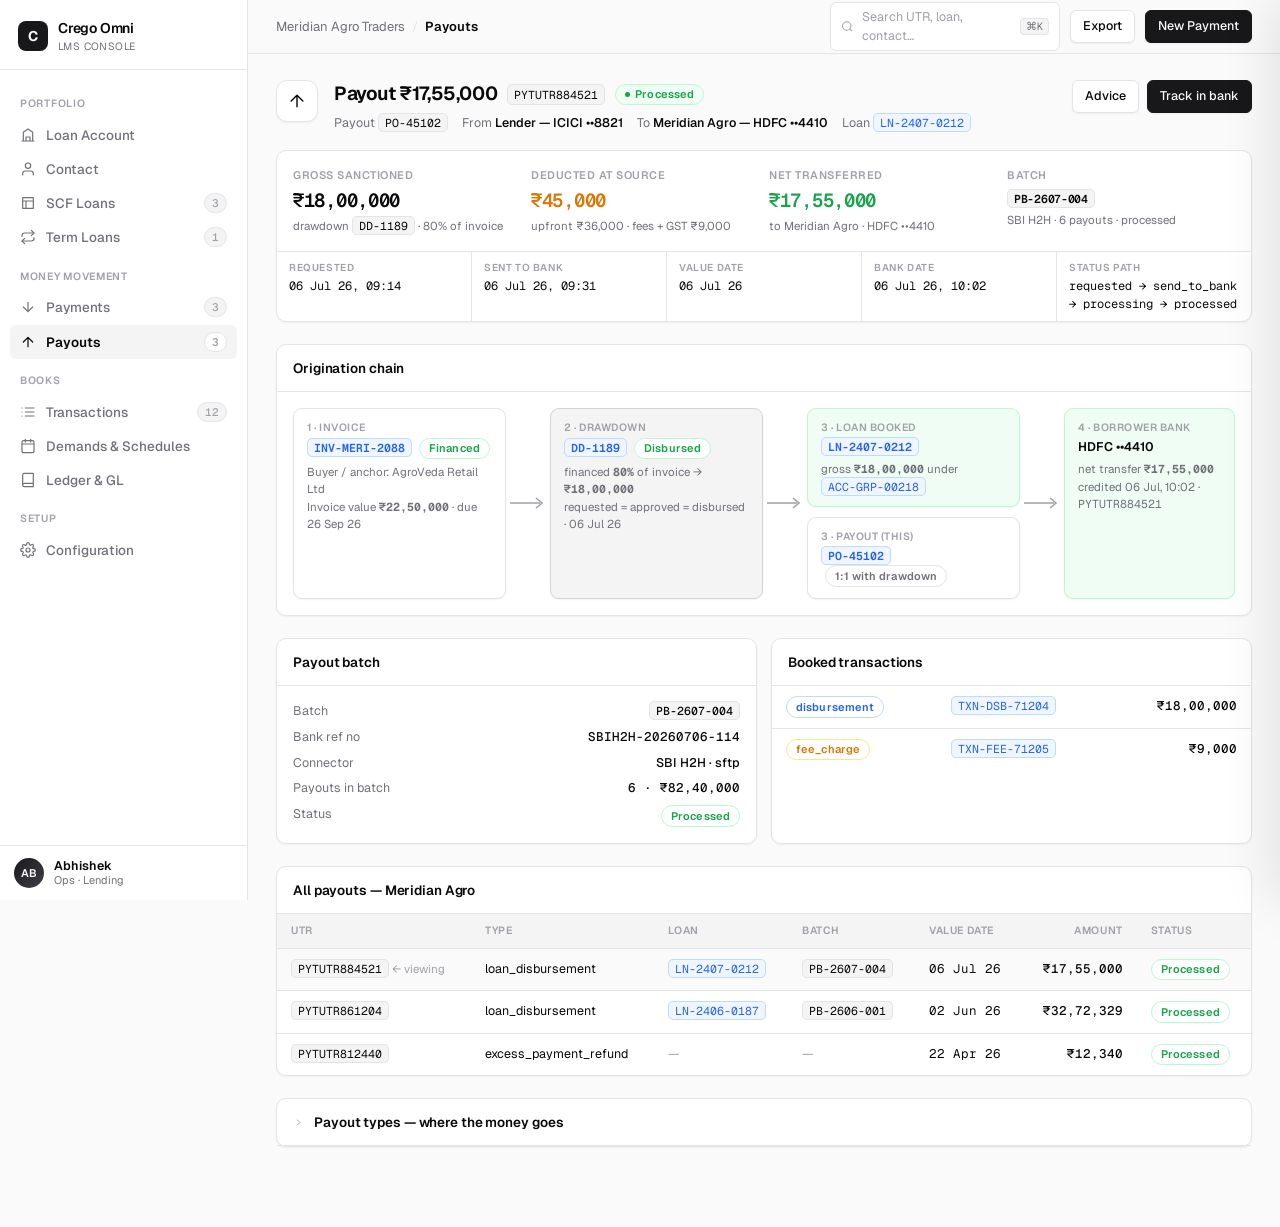
<file: lms-redesign/payout.html>
<!DOCTYPE html>
<html lang="en">
<head>
<meta charset="UTF-8">
<meta name="viewport" content="width=device-width, initial-scale=1.0">
<title>Crego Omni — LMS Console (Design)</title>
<link rel="preconnect" href="https://fonts.googleapis.com">
<link href="https://fonts.googleapis.com/css2?family=Geist:wght@400;500;600;700&family=Geist+Mono:wght@400;500;600&display=swap" rel="stylesheet">
<link rel="stylesheet" href="css/index.css">
</head>
<body>

<!-- ======================= SIDEBAR ======================= -->
<aside class="sidebar">
  <div class="brand">
    <div class="brand-mark">C</div>
    <div>
      <div class="brand-name">Crego Omni</div>
      <div class="brand-sub">LMS Console</div>
    </div>
  </div>
  <nav class="nav">
    <div class="nav-label">Portfolio</div>
    <button class="nav-item" data-view="account">
      <svg viewBox="0 0 24 24"><path d="M3 21h18M5 21V8l7-5 7 5v13M9 21v-6h6v6"/></svg>
      Loan Account
    </button>
    <button class="nav-item" data-view="contact">
      <svg viewBox="0 0 24 24"><path d="M20 21v-2a4 4 0 0 0-4-4H8a4 4 0 0 0-4 4v2"/><circle cx="12" cy="7" r="4"/></svg>
      Contact
    </button>
    <button class="nav-item" data-view="loan-scf">
      <svg viewBox="0 0 24 24"><path d="M4 4h16v16H4zM4 9h16M9 9v11"/></svg>
      SCF Loans <span class="count">3</span>
    </button>
    <button class="nav-item" data-view="loan-term">
      <svg viewBox="0 0 24 24"><path d="m17 2 4 4-4 4"/><path d="M3 11v-1a4 4 0 0 1 4-4h14"/><path d="m7 22-4-4 4-4"/><path d="M21 13v1a4 4 0 0 1-4 4H3"/></svg>
      Term Loans <span class="count">1</span>
    </button>
    <div class="nav-label">Money Movement</div>
    <button class="nav-item" data-view="payment">
      <svg viewBox="0 0 24 24"><path d="M12 19V5M5 12l7 7 7-7"/></svg>
      Payments <span class="count">3</span>
    </button>
    <button class="nav-item active" data-view="payout">
      <svg viewBox="0 0 24 24"><path d="M12 5v14M5 12l7-7 7 7"/></svg>
      Payouts <span class="count">3</span>
    </button>
    <div class="nav-label">Books</div>
    <button class="nav-item" data-view="transactions">
      <svg viewBox="0 0 24 24"><path d="M8 6h13M8 12h13M8 18h13M3 6h.01M3 12h.01M3 18h.01"/></svg>
      Transactions <span class="count">12</span>
    </button>
    <button class="nav-item" data-view="demands">
      <svg viewBox="0 0 24 24"><path d="M8 2v4M16 2v4M3 9h18M5 4h14a2 2 0 0 1 2 2v14a2 2 0 0 1-2 2H5a2 2 0 0 1-2-2V6a2 2 0 0 1 2-2z"/></svg>
      Demands &amp; Schedules
    </button>
    <button class="nav-item" data-view="ledger">
      <svg viewBox="0 0 24 24"><path d="M4 19.5A2.5 2.5 0 0 1 6.5 17H20M4 19.5A2.5 2.5 0 0 0 6.5 22H20V2H6.5A2.5 2.5 0 0 0 4 4.5z"/></svg>
      Ledger &amp; GL
    </button>
    <div class="nav-label">Setup</div>
    <button class="nav-item" data-view="configuration">
      <svg viewBox="0 0 24 24"><circle cx="12" cy="12" r="3"/><path d="M19.4 15a1.65 1.65 0 0 0 .33 1.82l.06.06a2 2 0 1 1-2.83 2.83l-.06-.06a1.65 1.65 0 0 0-1.82-.33 1.65 1.65 0 0 0-1 1.51V21a2 2 0 1 1-4 0v-.09a1.65 1.65 0 0 0-1-1.51 1.65 1.65 0 0 0-1.82.33l-.06.06a2 2 0 1 1-2.83-2.83l.06-.06a1.65 1.65 0 0 0 .33-1.82 1.65 1.65 0 0 0-1.51-1H3a2 2 0 1 1 0-4h.09a1.65 1.65 0 0 0 1.51-1 1.65 1.65 0 0 0-.33-1.82l-.06-.06a2 2 0 1 1 2.83-2.83l.06.06a1.65 1.65 0 0 0 1.82.33h.09a1.65 1.65 0 0 0 1-1.51V3a2 2 0 1 1 4 0v.09a1.65 1.65 0 0 0 1 1.51 1.65 1.65 0 0 0 1.82-.33l.06-.06a2 2 0 1 1 2.83 2.83l-.06.06a1.65 1.65 0 0 0-.33 1.82v.09a1.65 1.65 0 0 0 1.51 1H21a2 2 0 1 1 0 4h-.09a1.65 1.65 0 0 0-1.51 1z"/></svg>
      Configuration
    </button>
  </nav>
  <div class="sidebar-foot">
    <div class="avatar">AB</div>
    <div class="foot-meta">
      <div class="foot-name">Abhishek</div>
      <div class="foot-role">Ops · Lending</div>
    </div>
  </div>
</aside>

<!-- ======================= MAIN ======================= -->
<div class="main">
  <div class="topbar">
    <div class="crumbs" id="crumbs">
      <span>Meridian Agro Traders</span><span class="sep">/</span><b>Payouts</b>
    </div>
    <div class="topbar-right">
      <div class="search">
        <svg width="13" height="13" viewBox="0 0 24 24" fill="none" stroke="currentColor" stroke-width="2"><circle cx="11" cy="11" r="8"/><path d="m21 21-4.3-4.3"/></svg>
        Search UTR, loan, contact…
        <kbd>⌘K</kbd>
      </div>
      <button class="btn">Export</button>
      <button class="btn primary">New Payment</button>
    </div>
  </div>

  <!-- ======================================================
       VIEW: PAYOUT
  ======================================================= -->
  <section class="view active" id="view-payout">
    <div class="page-head">
      <div class="page-icon"><svg viewBox="0 0 24 24"><path d="M12 5v14M5 12l7-7 7 7"/></svg></div>
      <div>
        <div class="page-title">
          <h1>Payout ₹17,55,000</h1>
          <span class="ref">PYTUTR884521</span>
          <span class="badge green"><span class="dot"></span>Processed</span>
        </div>
        <div class="page-meta">
          <span>Payout <span class="ref">PO-45102</span></span>
          <span>From <b>Lender — ICICI ••8821</b></span>
          <span>To <b>Meridian Agro — HDFC ••4410</b></span>
          <span>Loan <span class="ref link" data-nav="loan">LN-2407-0212</span></span>
        </div>
      </div>
      <div class="page-actions">
        <button class="btn">Advice</button>
        <button class="btn primary">Track in bank</button>
      </div>
    </div>

    <div class="card">
      <div class="card-b">
        <div class="grid g4" style="gap:10px">
          <div class="stat" style="padding:0"><div class="k">Gross sanctioned</div><div class="v">₹18,00,000</div><div class="d">drawdown <span class="ref">DD-1189</span> · 80% of invoice</div></div>
          <div class="stat" style="padding:0"><div class="k">Deducted at source</div><div class="v" style="color:var(--amber)">₹45,000</div><div class="d">upfront ₹36,000 · fees + GST ₹9,000</div></div>
          <div class="stat" style="padding:0"><div class="k">Net transferred</div><div class="v" style="color:var(--green)">₹17,55,000</div><div class="d">to Meridian Agro · HDFC ••4410</div></div>
          <div class="stat" style="padding:0"><div class="k">Batch</div><div class="v" style="font-size:15px"><span class="ref">PB-2607-004</span></div><div class="d">SBI H2H · 6 payouts · processed</div></div>
        </div>
      </div>
      <div class="dates" style="border:0;border-top:1px solid var(--border);border-radius:0 0 var(--radius) var(--radius)">
        <div><div class="k">Requested</div><div class="v">06 Jul 26, 09:14</div></div>
        <div><div class="k">Sent to bank</div><div class="v">06 Jul 26, 09:31</div></div>
        <div><div class="k">Value date</div><div class="v">06 Jul 26</div></div>
        <div><div class="k">Bank date</div><div class="v">06 Jul 26, 10:02</div></div>
        <div><div class="k">Status path</div><div class="v">requested → send_to_bank → processing → processed</div></div>
      </div>
    </div>

    <!-- Origination chain -->
    <div class="card mt-lg">
      <div class="card-h">
        <h3>Origination chain</h3>
      </div>
      <div class="card-b">
        <div class="flow">
          <div class="flow-col">
            <div class="flow-node">
              <div class="t">1 · Invoice</div>
              <div class="n"><span class="ref link">INV-MERI-2088</span> <span class="badge green outline" style="margin-left:4px">Financed</span></div>
              <div class="small mut" style="margin-top:4px">Buyer / anchor: AgroVeda Retail Ltd</div>
              <div class="small mut">Invoice value <b class="mono">₹22,50,000</b> · due 26 Sep 26</div>
            </div>
          </div>
          <div class="flow-arrow"><svg viewBox="0 0 36 14"><path d="M0 7h30M26 2l6 5-6 5" stroke="currentColor" stroke-width="1.6" fill="none"/></svg></div>
          <div class="flow-col">
            <div class="flow-node hub">
              <div class="t">2 · Drawdown</div>
              <div class="n"><span class="ref link">DD-1189</span> <span class="badge green outline" style="margin-left:4px">Disbursed</span></div>
              <div class="small mut" style="margin-top:4px">financed <b class="mono">80%</b> of invoice → <b class="mono">₹18,00,000</b></div>
              <div class="small mut">requested = approved = disbursed · 06 Jul 26</div>
            </div>
          </div>
          <div class="flow-arrow"><svg viewBox="0 0 36 14"><path d="M0 7h30M26 2l6 5-6 5" stroke="currentColor" stroke-width="1.6" fill="none"/></svg></div>
          <div class="flow-col">
            <div class="flow-node dst">
              <div class="t">3 · Loan booked</div>
              <div class="n"><span class="ref link">LN-2407-0212</span></div>
              <div class="small mut" style="margin-top:4px">gross <b class="mono">₹18,00,000</b> under <span class="ref link">ACC-GRP-00218</span></div>
            </div>
            <div class="flow-node">
              <div class="t">3 · Payout (this)</div>
              <div class="n"><span class="ref link">PO-45102</span> <span class="badge outline" style="margin-left:4px">1:1 with drawdown</span></div>
            </div>
          </div>
          <div class="flow-arrow"><svg viewBox="0 0 36 14"><path d="M0 7h30M26 2l6 5-6 5" stroke="currentColor" stroke-width="1.6" fill="none"/></svg></div>
          <div class="flow-col" style="flex:.8">
            <div class="flow-node" style="border-color:var(--green-bd);background:var(--green-bg)">
              <div class="t">4 · Borrower bank</div>
              <div class="n">HDFC ••4410</div>
              <div class="small mut" style="margin-top:4px">net transfer <b class="mono">₹17,55,000</b></div>
              <div class="small mut">credited 06 Jul, 10:02 · <span class="mono">PYTUTR884521</span></div>
            </div>
          </div>
        </div>

      </div>
    </div>

    <div class="grid g2 mt-lg">
      <div class="card">
        <div class="card-h"><h3>Payout batch</h3></div>
        <div class="card-b">
          <dl class="kv">
            <dt>Batch</dt><dd><span class="ref">PB-2607-004</span></dd>
            <dt>Bank ref no</dt><dd class="mono">SBIH2H-20260706-114</dd>
            <dt>Connector</dt><dd>SBI H2H · sftp</dd>
            <dt>Payouts in batch</dt><dd class="num">6 · ₹82,40,000</dd>
            <dt>Status</dt><dd><span class="badge green outline">Processed</span></dd>
          </dl>
        </div>
      </div>
      <div class="card">
        <div class="card-h"><h3>Booked transactions</h3></div>
        <div class="card-b flush">
          <table>
            <tbody>
              <tr class="click" data-nav="transactions"><td><span class="badge blue outline">disbursement</span></td><td><span class="ref link">TXN-DSB-71204</span></td><td class="r amt">₹18,00,000</td></tr>
              <tr class="click" data-nav="transactions"><td><span class="badge amber outline">fee_charge</span></td><td><span class="ref link">TXN-FEE-71205</span></td><td class="r amt">₹9,000</td></tr>
            </tbody>
          </table>
        </div>
      </div>
    </div>

    <!-- Payout list -->
    <div class="card mt-lg">
      <div class="card-h"><h3>All payouts — Meridian Agro</h3></div>
      <div class="card-b flush">
        <table>
          <thead><tr><th>UTR</th><th>Type</th><th>Loan</th><th>Batch</th><th>Value date</th><th class="r">Amount</th><th>Status</th></tr></thead>
          <tbody>
            <tr style="background:#fafafa"><td><span class="ref">PYTUTR884521</span> <span class="sub small">← viewing</span></td><td>loan_disbursement</td><td><span class="ref link" data-nav="loan">LN-2407-0212</span></td><td><span class="ref">PB-2607-004</span></td><td class="num">06 Jul 26</td><td class="r amt">₹17,55,000</td><td><span class="badge green outline">Processed</span></td></tr>
            <tr><td><span class="ref">PYTUTR861204</span></td><td>loan_disbursement</td><td><span class="ref link" data-nav="loan">LN-2406-0187</span></td><td><span class="ref">PB-2606-001</span></td><td class="num">02 Jun 26</td><td class="r amt">₹32,72,329</td><td><span class="badge green outline">Processed</span></td></tr>
            <tr><td><span class="ref">PYTUTR812440</span></td><td>excess_payment_refund</td><td class="sub">—</td><td class="sub">—</td><td class="num">22 Apr 26</td><td class="r amt">₹12,340</td><td><span class="badge green outline">Processed</span></td></tr>
          </tbody>
        </table>
      </div>
    </div>

    <div class="card mt-lg">
      <details class="clps">
      <summary class="card-h">
        <svg class="chev" width="11" height="11" viewBox="0 0 24 24" fill="none" stroke="currentColor" stroke-width="2"><path d="m9 6 6 6-6 6"/></svg>
        <h3>Payout types — where the money goes</h3>
      </summary>
      <div class="card-b flush">
        <table>
          <thead><tr><th>Type</th><th>Money goes to</th><th>Origin / chain</th><th>Key data points</th><th>Example</th></tr></thead>
          <tbody>
            <tr>
              <td><span class="badge blue outline">loan_disbursement</span></td>
              <td>Borrower bank</td>
              <td>SCF: Invoice/PO/Vehicle → Drawdown → Loan · TL: sanction → loan</td>
              <td class="small">gross / deducted / net · payout batch + bank ref · disbursement + fee_charge txns · loan FK</td>
              <td><span class="ref link">PYTUTR884521</span></td>
            </tr>
            <tr>
              <td><span class="badge teal outline">upfront_excess_refund</span></td>
              <td>Borrower bank</td>
              <td>Closed loan's upfront-interest demand with leftover excess</td>
              <td class="small">source demand + closed loan · refunded posting reduces demand excess · no origination chain</td>
              <td class="sub small">alt. to cross-loan settle</td>
            </tr>
            <tr>
              <td><span class="badge amber outline">excess_payment_refund</span></td>
              <td>Borrower bank</td>
              <td>Contact excess wallet (unallocated payment money)</td>
              <td class="small">original payment UTR · wallet demand DMD-EXC · refunded posting · contact FK, no loan</td>
              <td><span class="ref link">PYTUTR812440</span></td>
            </tr>
            <tr>
              <td><span class="badge outline">not_set</span></td>
              <td class="sub">manual / legacy</td>
              <td class="sub">—</td>
              <td class="small">narration + refs only — needs ops review before reconciliation</td>
              <td class="sub small">migration rows</td>
            </tr>
          </tbody>
        </table>
      </div>
      </details>
    </div>
  </section>

</div>

<!-- ======================= RESOURCE DRAWER ======================= -->
<div class="scrim" id="scrim"></div>
<aside class="drawer" id="drawer">
  <div class="drawer-h" style="position:relative">
    <div class="drawer-type" id="dType">Resource</div>
    <div class="drawer-title" id="dTitle">—</div>
    <div class="drawer-badges" id="dBadges"></div>
    <button class="drawer-x" id="dClose" aria-label="Close">✕</button>
  </div>
  <div class="drawer-b" id="dBody"></div>
  <div class="drawer-f">
    <button class="btn" id="dCopy">Copy ref</button>
    <button class="btn primary" id="dOpen">Open full page →</button>
  </div>
</aside>

<!-- load order matters: data -> nav -> drawer -> refs -> tabs -> filters -->
<script src="js/data.js"></script>
<script src="js/nav.js"></script>
<script src="js/drawer.js"></script>
<script src="js/refs.js"></script>
<script src="js/tabs.js"></script>
<script src="js/filters.js"></script>
<script src="js/schedule.js"></script>
</body>
</html>
</file>
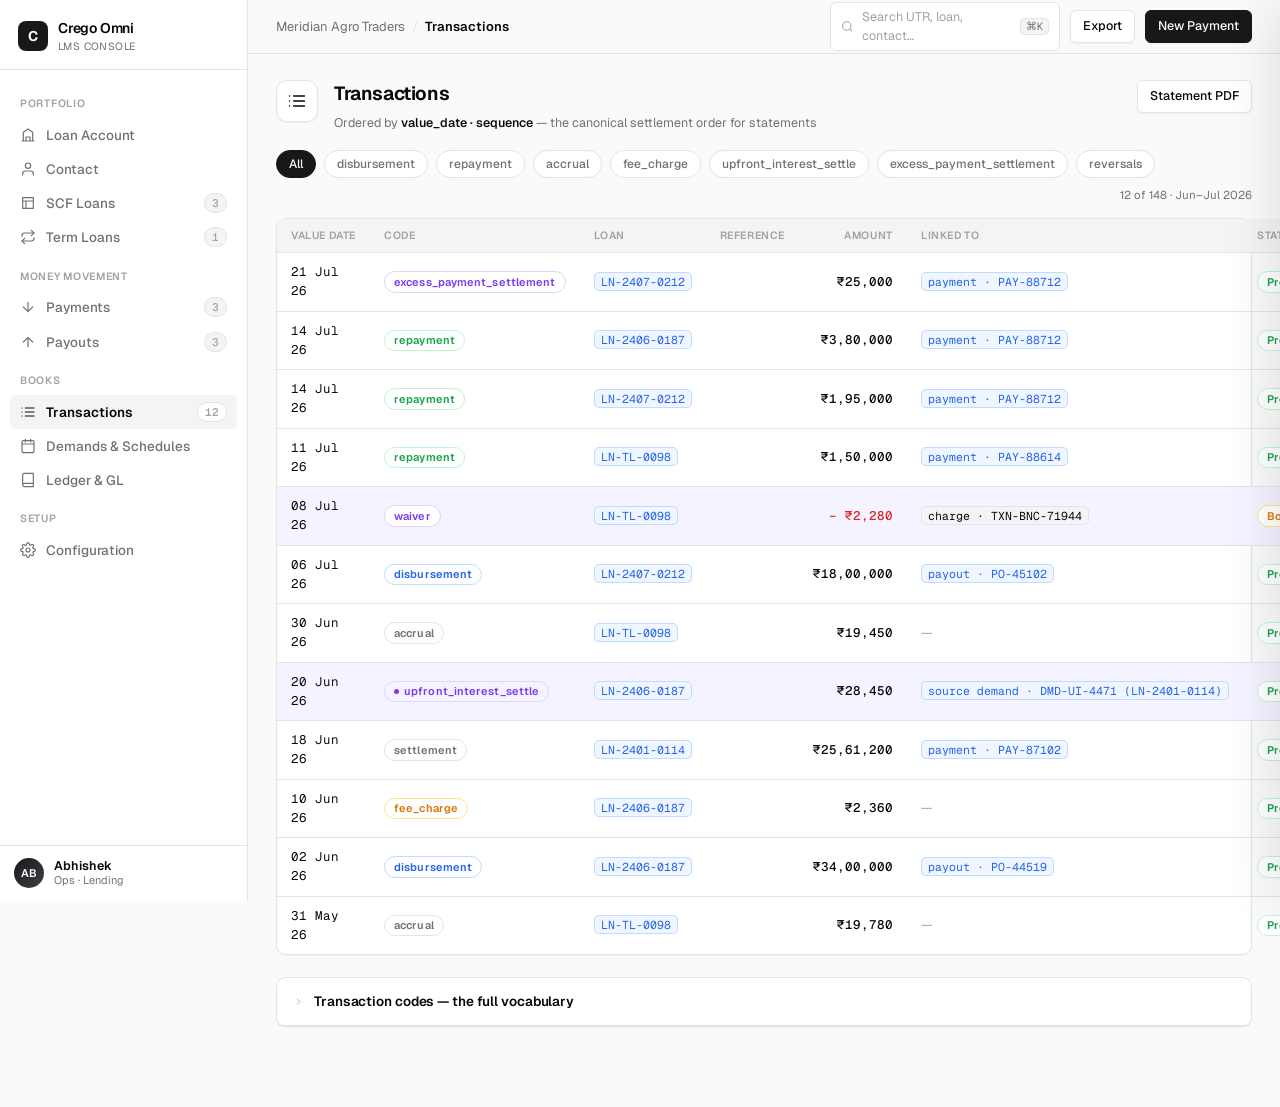
<file: lms-redesign/transactions.html>
<!DOCTYPE html>
<html lang="en">
<head>
<meta charset="UTF-8">
<meta name="viewport" content="width=device-width, initial-scale=1.0">
<title>Crego Omni — LMS Console (Design)</title>
<link rel="preconnect" href="https://fonts.googleapis.com">
<link href="https://fonts.googleapis.com/css2?family=Geist:wght@400;500;600;700&family=Geist+Mono:wght@400;500;600&display=swap" rel="stylesheet">
<link rel="stylesheet" href="css/index.css">
</head>
<body>

<!-- ======================= SIDEBAR ======================= -->
<aside class="sidebar">
  <div class="brand">
    <div class="brand-mark">C</div>
    <div>
      <div class="brand-name">Crego Omni</div>
      <div class="brand-sub">LMS Console</div>
    </div>
  </div>
  <nav class="nav">
    <div class="nav-label">Portfolio</div>
    <button class="nav-item" data-view="account">
      <svg viewBox="0 0 24 24"><path d="M3 21h18M5 21V8l7-5 7 5v13M9 21v-6h6v6"/></svg>
      Loan Account
    </button>
    <button class="nav-item" data-view="contact">
      <svg viewBox="0 0 24 24"><path d="M20 21v-2a4 4 0 0 0-4-4H8a4 4 0 0 0-4 4v2"/><circle cx="12" cy="7" r="4"/></svg>
      Contact
    </button>
    <button class="nav-item" data-view="loan-scf">
      <svg viewBox="0 0 24 24"><path d="M4 4h16v16H4zM4 9h16M9 9v11"/></svg>
      SCF Loans <span class="count">3</span>
    </button>
    <button class="nav-item" data-view="loan-term">
      <svg viewBox="0 0 24 24"><path d="m17 2 4 4-4 4"/><path d="M3 11v-1a4 4 0 0 1 4-4h14"/><path d="m7 22-4-4 4-4"/><path d="M21 13v1a4 4 0 0 1-4 4H3"/></svg>
      Term Loans <span class="count">1</span>
    </button>
    <div class="nav-label">Money Movement</div>
    <button class="nav-item" data-view="payment">
      <svg viewBox="0 0 24 24"><path d="M12 19V5M5 12l7 7 7-7"/></svg>
      Payments <span class="count">3</span>
    </button>
    <button class="nav-item" data-view="payout">
      <svg viewBox="0 0 24 24"><path d="M12 5v14M5 12l7-7 7 7"/></svg>
      Payouts <span class="count">3</span>
    </button>
    <div class="nav-label">Books</div>
    <button class="nav-item active" data-view="transactions">
      <svg viewBox="0 0 24 24"><path d="M8 6h13M8 12h13M8 18h13M3 6h.01M3 12h.01M3 18h.01"/></svg>
      Transactions <span class="count">12</span>
    </button>
    <button class="nav-item" data-view="demands">
      <svg viewBox="0 0 24 24"><path d="M8 2v4M16 2v4M3 9h18M5 4h14a2 2 0 0 1 2 2v14a2 2 0 0 1-2 2H5a2 2 0 0 1-2-2V6a2 2 0 0 1 2-2z"/></svg>
      Demands &amp; Schedules
    </button>
    <button class="nav-item" data-view="ledger">
      <svg viewBox="0 0 24 24"><path d="M4 19.5A2.5 2.5 0 0 1 6.5 17H20M4 19.5A2.5 2.5 0 0 0 6.5 22H20V2H6.5A2.5 2.5 0 0 0 4 4.5z"/></svg>
      Ledger &amp; GL
    </button>
    <div class="nav-label">Setup</div>
    <button class="nav-item" data-view="configuration">
      <svg viewBox="0 0 24 24"><circle cx="12" cy="12" r="3"/><path d="M19.4 15a1.65 1.65 0 0 0 .33 1.82l.06.06a2 2 0 1 1-2.83 2.83l-.06-.06a1.65 1.65 0 0 0-1.82-.33 1.65 1.65 0 0 0-1 1.51V21a2 2 0 1 1-4 0v-.09a1.65 1.65 0 0 0-1-1.51 1.65 1.65 0 0 0-1.82.33l-.06.06a2 2 0 1 1-2.83-2.83l.06-.06a1.65 1.65 0 0 0 .33-1.82 1.65 1.65 0 0 0-1.51-1H3a2 2 0 1 1 0-4h.09a1.65 1.65 0 0 0 1.51-1 1.65 1.65 0 0 0-.33-1.82l-.06-.06a2 2 0 1 1 2.83-2.83l.06.06a1.65 1.65 0 0 0 1.82.33h.09a1.65 1.65 0 0 0 1-1.51V3a2 2 0 1 1 4 0v.09a1.65 1.65 0 0 0 1 1.51 1.65 1.65 0 0 0 1.82-.33l.06-.06a2 2 0 1 1 2.83 2.83l-.06.06a1.65 1.65 0 0 0-.33 1.82v.09a1.65 1.65 0 0 0 1.51 1H21a2 2 0 1 1 0 4h-.09a1.65 1.65 0 0 0-1.51 1z"/></svg>
      Configuration
    </button>
  </nav>
  <div class="sidebar-foot">
    <div class="avatar">AB</div>
    <div class="foot-meta">
      <div class="foot-name">Abhishek</div>
      <div class="foot-role">Ops · Lending</div>
    </div>
  </div>
</aside>

<!-- ======================= MAIN ======================= -->
<div class="main">
  <div class="topbar">
    <div class="crumbs" id="crumbs">
      <span>Meridian Agro Traders</span><span class="sep">/</span><b>Transactions</b>
    </div>
    <div class="topbar-right">
      <div class="search">
        <svg width="13" height="13" viewBox="0 0 24 24" fill="none" stroke="currentColor" stroke-width="2"><circle cx="11" cy="11" r="8"/><path d="m21 21-4.3-4.3"/></svg>
        Search UTR, loan, contact…
        <kbd>⌘K</kbd>
      </div>
      <button class="btn">Export</button>
      <button class="btn primary">New Payment</button>
    </div>
  </div>

  <!-- ======================================================
       VIEW: TRANSACTIONS
  ======================================================= -->
  <section class="view active" id="view-transactions">
    <div class="page-head">
      <div class="page-icon"><svg viewBox="0 0 24 24"><path d="M8 6h13M8 12h13M8 18h13M3 6h.01M3 12h.01M3 18h.01"/></svg></div>
      <div>
        <div class="page-title"><h1>Transactions</h1></div>
        <div class="page-meta"><span>Ordered by <b>value_date · sequence</b> — the canonical settlement order for statements</span></div>
      </div>
      <div class="page-actions"><button class="btn">Statement PDF</button></div>
    </div>

    <div class="filters">
      <button class="fchip on">All</button>
      <button class="fchip">disbursement</button>
      <button class="fchip">repayment</button>
      <button class="fchip">accrual</button>
      <button class="fchip">fee_charge</button>
      <button class="fchip">upfront_interest_settle</button>
      <button class="fchip">excess_payment_settlement</button>
      <button class="fchip">reversals</button>
      <span style="margin-left:auto" class="small mut">12 of 148 · Jun–Jul 2026</span>
    </div>

    <div class="card">
      <div class="card-b flush">
        <table>
          <thead><tr>
            <th>Value date</th><th>Code</th><th>Loan</th><th>Reference</th><th class="r">Amount</th><th>Linked to</th><th>Status</th>
          </tr></thead>
          <tbody>
            <tr>
              <td class="num">21 Jul 26</td>
              <td><span class="badge violet outline">excess_payment_settlement</span></td>
              <td><span class="ref link" data-nav="loan">LN-2407-0212</span></td>
              <td></td>
              <td class="r amt">₹25,000</td>
              <td><span class="ref link" data-nav="payment">payment · PAY-88712</span></td>
              <td><span class="badge green outline">Processed</span></td>
            </tr>
            <tr>
              <td class="num">14 Jul 26</td>
              <td><span class="badge green outline">repayment</span></td>
              <td><span class="ref link" data-nav="loan">LN-2406-0187</span></td>
              <td></td>
              <td class="r amt">₹3,80,000</td>
              <td><span class="ref link" data-nav="payment">payment · PAY-88712</span></td>
              <td><span class="badge green outline">Processed</span></td>
            </tr>
            <tr>
              <td class="num">14 Jul 26</td>
              <td><span class="badge green outline">repayment</span></td>
              <td><span class="ref link" data-nav="loan">LN-2407-0212</span></td>
              <td></td>
              <td class="r amt">₹1,95,000</td>
              <td><span class="ref link" data-nav="payment">payment · PAY-88712</span></td>
              <td><span class="badge green outline">Processed</span></td>
            </tr>
            <tr>
              <td class="num">11 Jul 26</td>
              <td><span class="badge green outline">repayment</span></td>
              <td><span class="ref link" data-nav="loan-term">LN-TL-0098</span></td>
              <td></td>
              <td class="r amt">₹1,50,000</td>
              <td><span class="ref link" data-nav="payment">payment · PAY-88614</span></td>
              <td><span class="badge green outline">Processed</span></td>
            </tr>
            <tr style="background:var(--violet-bg)">
              <td class="num">08 Jul 26</td>
              <td><span class="badge violet outline">waiver</span></td>
              <td><span class="ref link" data-nav="loan-term">LN-TL-0098</span></td>
              <td></td>
              <td class="r amt neg">− ₹2,280</td>
              <td><span class="ref">charge · TXN-BNC-71944</span></td>
              <td><span class="badge amber outline">Booked 20 Jul</span></td>
            </tr>
            <tr>
              <td class="num">06 Jul 26</td>
              <td><span class="badge blue outline">disbursement</span></td>
              <td><span class="ref link" data-nav="loan">LN-2407-0212</span></td>
              <td></td>
              <td class="r amt">₹18,00,000</td>
              <td><span class="ref link" data-nav="payout">payout · PO-45102</span></td>
              <td><span class="badge green outline">Processed</span></td>
            </tr>
            <tr>
              <td class="num">30 Jun 26</td>
              <td><span class="badge outline">accrual</span></td>
              <td><span class="ref link" data-nav="loan-term">LN-TL-0098</span></td>
              <td></td>
              <td class="r amt">₹19,450</td>
              <td class="sub">—</td>
              <td><span class="badge green outline">Processed</span></td>
            </tr>
            <tr style="background:var(--violet-bg)">
              <td class="num">20 Jun 26</td>
              <td><span class="badge violet"><span class="dot"></span>upfront_interest_settle</span></td>
              <td><span class="ref link" data-nav="loan">LN-2406-0187</span></td>
              <td></td>
              <td class="r amt">₹28,450</td>
              <td><span class="ref link" data-nav="loan">source demand · DMD-UI-4471 (LN-2401-0114)</span></td>
              <td><span class="badge green outline">Processed</span></td>
            </tr>
            <tr>
              <td class="num">18 Jun 26</td>
              <td><span class="badge outline">settlement</span></td>
              <td><span class="ref link" data-nav="loan">LN-2401-0114</span></td>
              <td></td>
              <td class="r amt">₹25,61,200</td>
              <td><span class="ref link" data-nav="payment">payment · PAY-87102</span></td>
              <td><span class="badge green outline">Processed</span></td>
            </tr>
            <tr>
              <td class="num">10 Jun 26</td>
              <td><span class="badge amber outline">fee_charge</span></td>
              <td><span class="ref link" data-nav="loan">LN-2406-0187</span></td>
              <td></td>
              <td class="r amt">₹2,360</td>
              <td class="sub">—</td>
              <td><span class="badge green outline">Processed</span></td>
            </tr>
            <tr>
              <td class="num">02 Jun 26</td>
              <td><span class="badge blue outline">disbursement</span></td>
              <td><span class="ref link" data-nav="loan">LN-2406-0187</span></td>
              <td></td>
              <td class="r amt">₹34,00,000</td>
              <td><span class="ref link" data-nav="payout">payout · PO-44519</span></td>
              <td><span class="badge green outline">Processed</span></td>
            </tr>
            <tr>
              <td class="num">31 May 26</td>
              <td><span class="badge outline">accrual</span></td>
              <td><span class="ref link" data-nav="loan-term">LN-TL-0098</span></td>
              <td></td>
              <td class="r amt">₹19,780</td>
              <td class="sub">—</td>
              <td><span class="badge green outline">Processed</span></td>
            </tr>
          </tbody>
        </table>
      </div>
    </div>

    <div class="card mt-lg">
      <details class="clps">
      <summary class="card-h">
        <svg class="chev" width="11" height="11" viewBox="0 0 24 24" fill="none" stroke="currentColor" stroke-width="2"><path d="m9 6 6 6-6 6"/></svg>
        <h3>Transaction codes — the full vocabulary</h3>
      </summary>
      <div class="card-b flush">
        <table>
          <thead><tr><th>Family</th><th>Codes</th><th>Applies</th><th>Linked via</th><th>Key data points</th></tr></thead>
          <tbody>
            <tr>
              <td><span class="badge green outline">Money in</span></td>
              <td class="small">repayment · settlement · excess_payment_settlement · upfront_interest_settle</td>
              <td>All / SCF</td>
              <td class="small">payment FK · excess demand · <span class="mono">payload.upfront_settle_details</span></td>
              <td class="small">UTR-encoded reference · per-component paid postings · settlement order used · source demand for cross-loan</td>
            </tr>
            <tr>
              <td><span class="badge blue outline">Money out</span></td>
              <td class="small">disbursement · tranche_disbursement · excess_payment_refund · upfront_interest_refund</td>
              <td>All / multi-tranche / wallets</td>
              <td class="small">payout FK</td>
              <td class="small">gross vs net · deducted postings (upfront, fees, GST) · refunds carry refunded postings on the source demand</td>
            </tr>
            <tr>
              <td><span class="badge outline">Accrual</span></td>
              <td class="small">accrual · month_end_tl_accrual · due_date_tl_accrual</td>
              <td>SCF daily / TL cycles</td>
              <td class="small">—</td>
              <td class="small">accrued + outstanding postings · upfront hold→accrued earn-down · drives income recognition</td>
            </tr>
            <tr>
              <td><span class="badge amber outline">Fees &amp; relief</span></td>
              <td class="small">fee_charge · add_fee · settle_fee · waiver</td>
              <td>All</td>
              <td class="small"><span class="mono">payload.add_fee</span></td>
              <td class="small">fee + tax postings · waiver writes waived postings reducing outstanding · component + GST split</td>
            </tr>
            <tr>
              <td><span class="badge violet outline">Restructure</span></td>
              <td class="small">tenure_change · emi_change · roi_and_emi_change · roi_and_tenure_change · pre_payment_with_tenure_change · pre_payment_with_emi_change · emi_due_date_change · add_pre_emi · skip_pre_emi</td>
              <td><b>Term loan only</b></td>
              <td class="small">—</td>
              <td class="small">regenerates future schedules + demands · old demands cancelled, lineage via <span class="mono">Demand.parent</span> · new EMI / maturity in props</td>
            </tr>
            <tr>
              <td><span class="badge red outline">Closure &amp; risk</span></td>
              <td class="small">foreclose · write_off · npa_income_suspension</td>
              <td>TL / All</td>
              <td class="small">—</td>
              <td class="small">foreclosure charge + full settle · write_off postings keep recovery open (<span class="mono">run_accrual</span> prop) · income suspension reverses unrealised interest, sets <span class="mono">npa_marked_date</span></td>
            </tr>
          </tbody>
        </table>
      </div>
      </details>
    </div>
  </section>

</div>

<!-- ======================= RESOURCE DRAWER ======================= -->
<div class="scrim" id="scrim"></div>
<aside class="drawer" id="drawer">
  <div class="drawer-h" style="position:relative">
    <div class="drawer-type" id="dType">Resource</div>
    <div class="drawer-title" id="dTitle">—</div>
    <div class="drawer-badges" id="dBadges"></div>
    <button class="drawer-x" id="dClose" aria-label="Close">✕</button>
  </div>
  <div class="drawer-b" id="dBody"></div>
  <div class="drawer-f">
    <button class="btn" id="dCopy">Copy ref</button>
    <button class="btn primary" id="dOpen">Open full page →</button>
  </div>
</aside>

<!-- load order matters: data -> nav -> drawer -> refs -> tabs -> filters -->
<script src="js/data.js"></script>
<script src="js/nav.js"></script>
<script src="js/drawer.js"></script>
<script src="js/refs.js"></script>
<script src="js/tabs.js"></script>
<script src="js/filters.js"></script>
<script src="js/schedule.js"></script>
</body>
</html>
</file>
<file: lms-redesign/css/index.css>
/* ============================================================
   Crego Omni — LMS Console
   Stylesheet entry point. Every page links only this file.

   ORDER IS LOAD-BEARING. These were split out of one stylesheet
   and later rules intentionally override earlier ones, so this
   sequence must not be rearranged.
   ============================================================ */

@import "base.css";              /* :root design tokens, reset, body, ::selection      */
@import "sidebar.css";           /* sidebar shell, brand, nav items, footer            */
@import "shell.css";             /* main offset, topbar, search, buttons, .view        */
@import "primitives.css";        /* cards, badges, .ref chips, typography helpers      */
@import "tables-grid.css";       /* tables, grid columns, spacing utils, stat tiles    */
@import "components.css";        /* page header, key-value, dates, segbar, tabs        */
@import "limit.css";             /* account limit meter (bar + inset key strip)       */
@import "timeline-flow.css";     /* timeline, details, impact strip, flow, callouts    */
@import "popover.css";           /* .pop hover cards, .ptab mini-table                 */
@import "waterfall-config.css";  /* waterfall steps, configuration page                */
@import "schedule.css";          /* repayment schedule progress                        */
@import "summary.css";           /* summary card expander                              */
@import "activity2.css";         /* loan activity ledger — v2 proposal                 */
@import "loan-layout.css";       /* loan detail: identity rail + sectioned content     */
@import "drawer.css";            /* scrim, resource drawer, @media breakpoints         */
</file>
